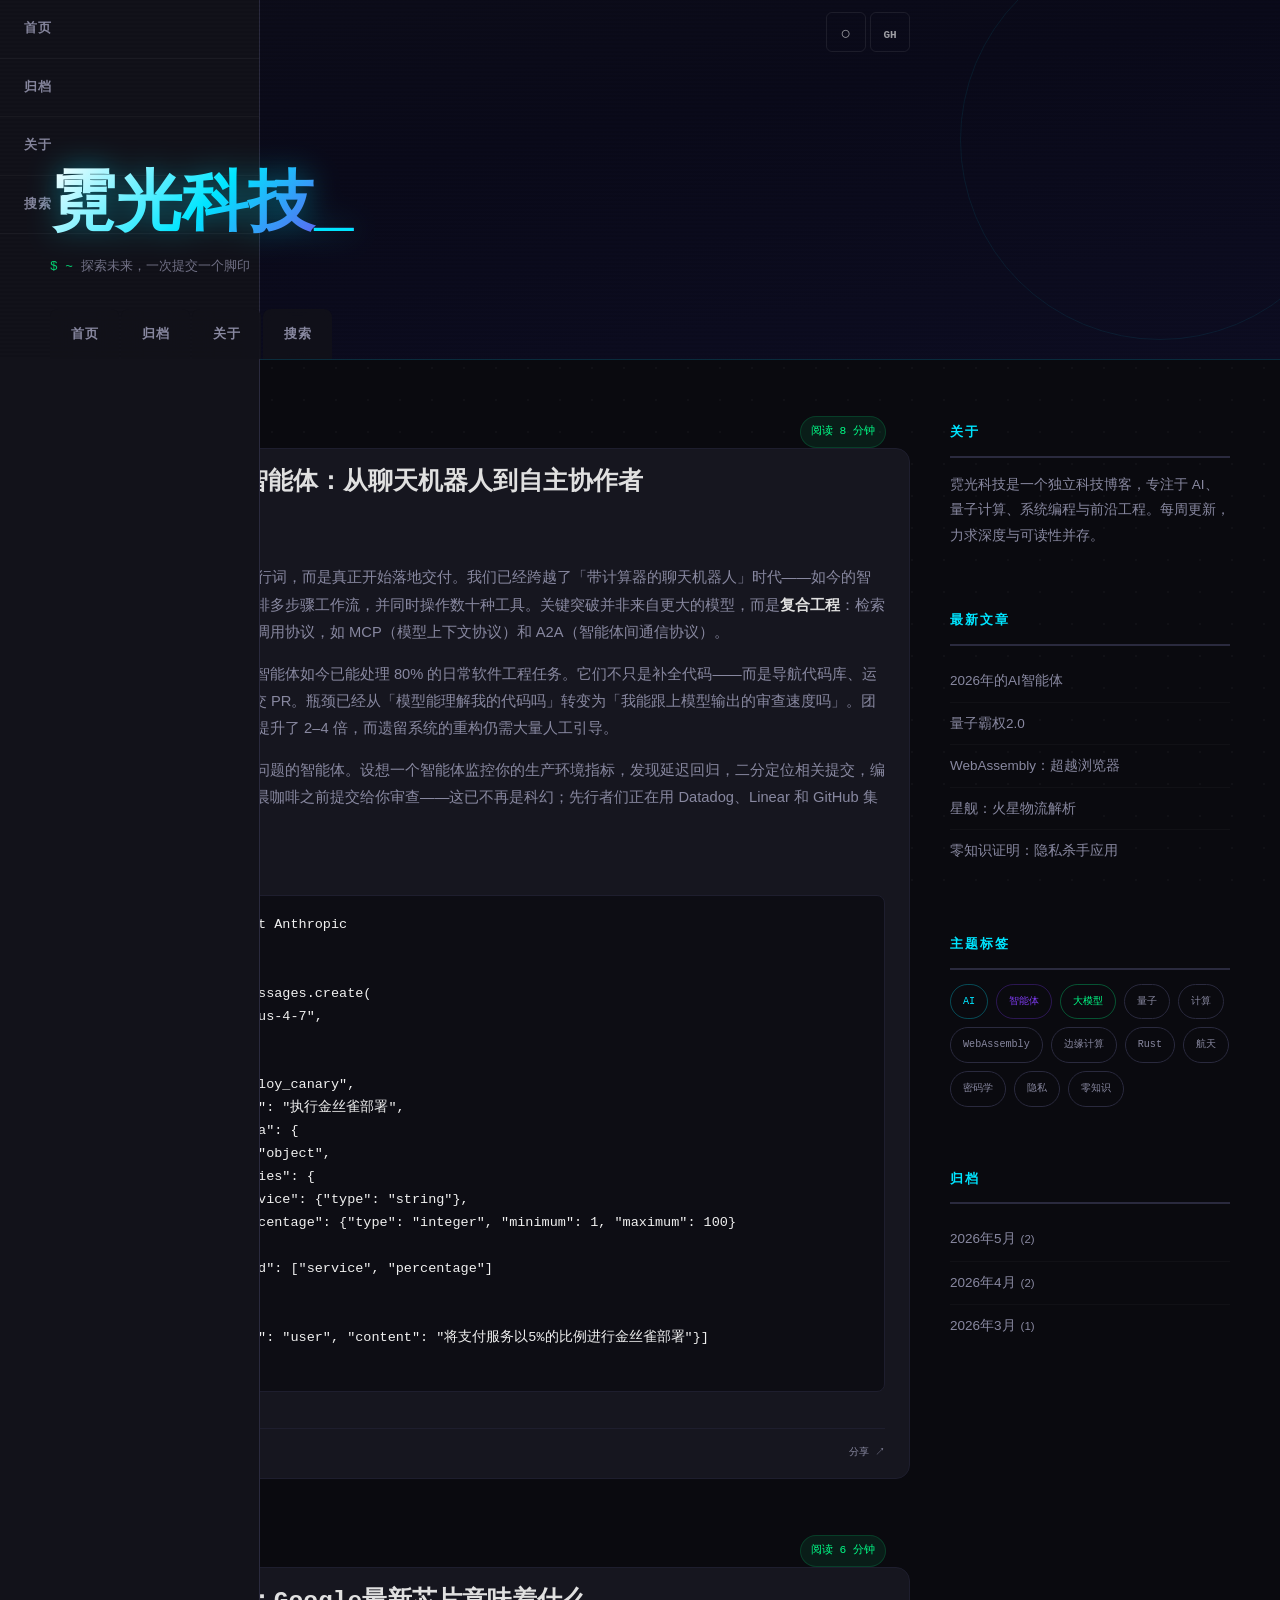
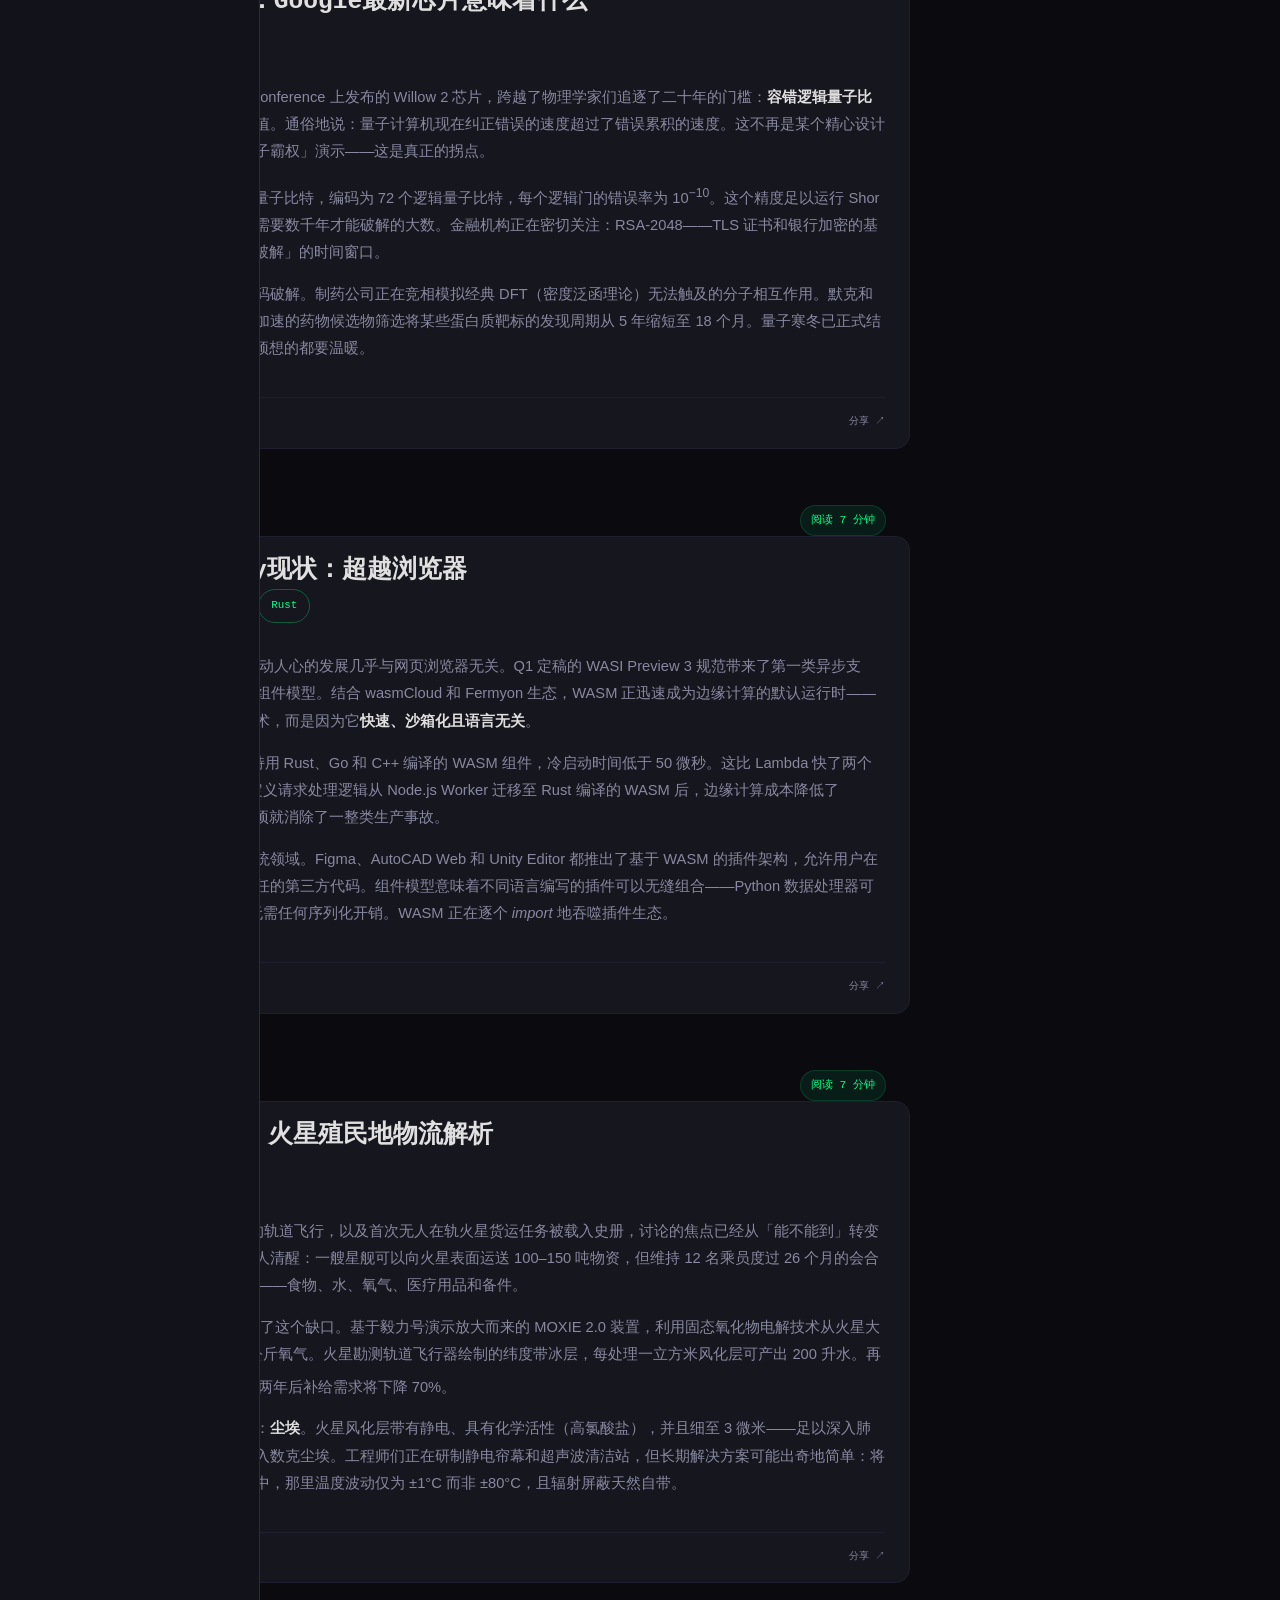
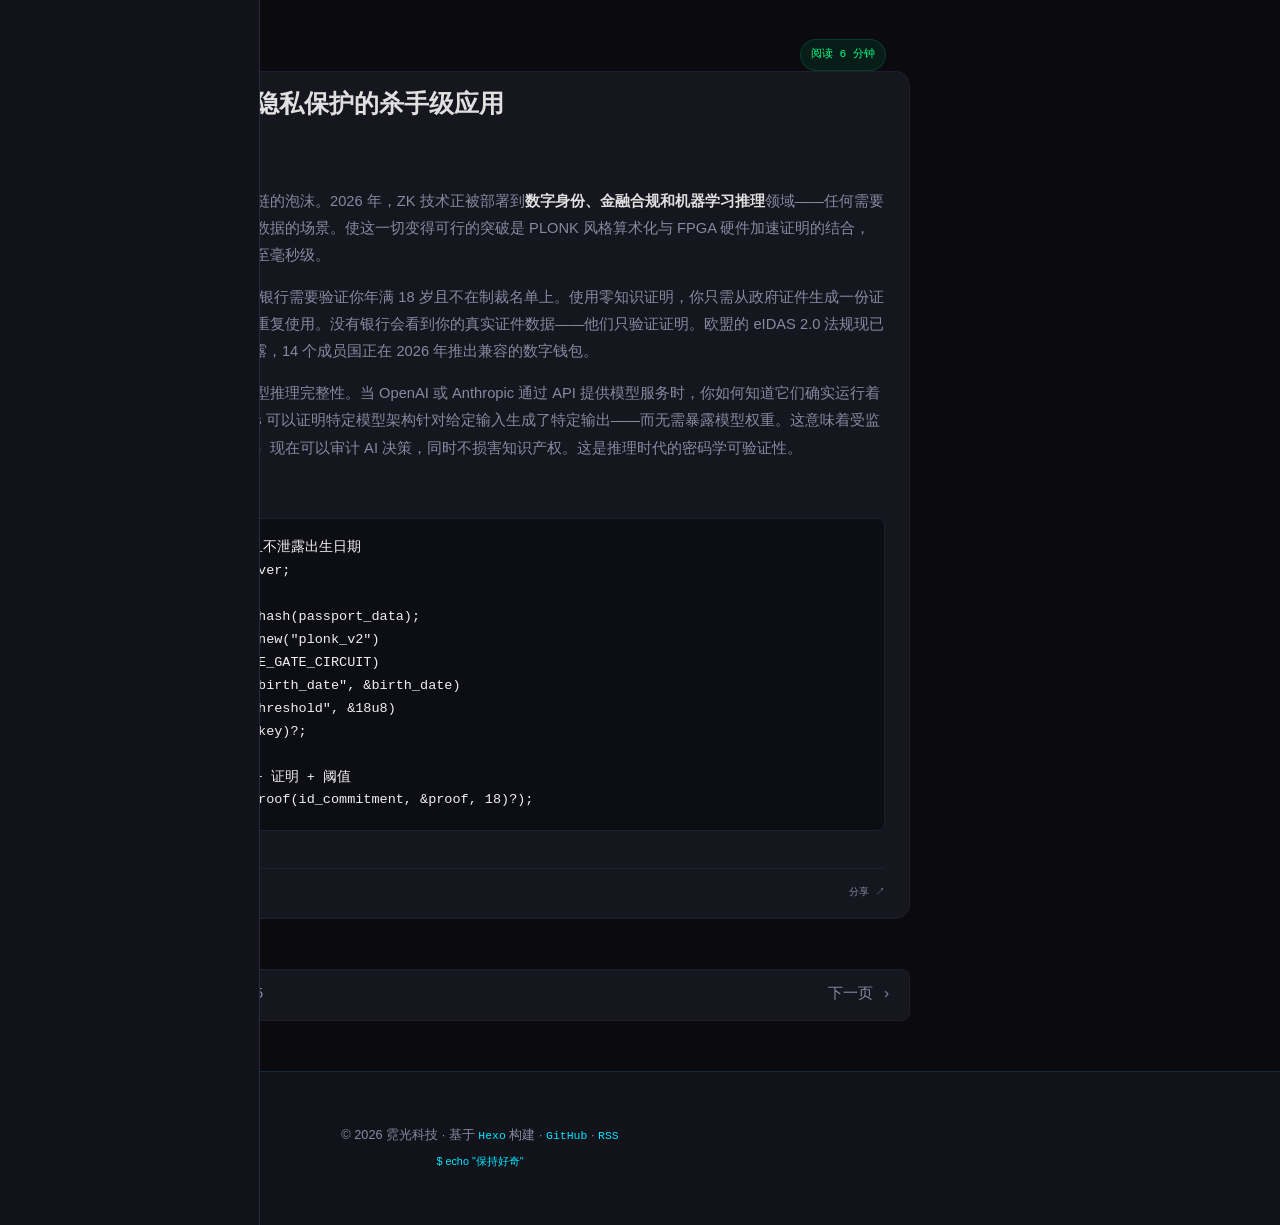
<file: index.html>
<!DOCTYPE html>
<html lang="zh-CN">
<head>
  <meta charset="UTF-8">
  <meta http-equiv="X-UA-Compatible" content="IE=edge,chrome=1" />
  <title>霓光科技 — 前沿科技观察</title>
  <meta name="viewport" content="width=device-width, initial-scale=1, maximum-scale=1">
  <meta name="description" content="霓光科技是一个聚焦前沿科技的独立博客，涵盖AI、量子计算、WebAssembly、航天工程与密码学等领域。">
  <meta property="og:type" content="website">
  <meta property="og:title" content="霓光科技 — 前沿科技观察">
  <meta property="og:url" content="https://1789600947.github.io/index.html">
  <meta property="og:site_name" content="霓光科技">
  <meta property="og:locale" content="zh_CN">
  <meta property="og:description" content="聚焦 AI、量子计算、WebAssembly、航天与密码学的前沿科技博客。">
  <meta name="twitter:card" content="summary">
  <link rel="alternative" href="/atom.xml" title="霓光科技" type="application/atom+xml">
  <link rel="stylesheet" href="/css/style.css">
  <meta name="generator" content="Hexo 6.3.0">
</head>

<body>
<div id="container">
  <div id="wrap">
    <header id="header">
      <div id="banner"></div>
      <div id="header-outer" class="outer">
        <nav id="upper-nav" class="inner">
          <a id="main-nav-toggle" class="nav-icon"></a>
          <div class="sub-nav">
            <a id="nav-rss-link" class="nav-icon" href="/atom.xml" title="RSS 订阅"></a>
            <a id="nav-github" class="nav-icon" target="_blank" rel="noopener" href="https://github.com/1789600947"></a>
          </div>
        </nav>
        <div id="header-title">
          <h1 id="blog-title-wrap">
            <a href="/" id="blog-title">霓光科技</a>
          </h1>
          <p id="header-subtitle">探索未来，一次提交一个脚印</p>
        </div>
        <nav id="main-nav">
          <a class="main-nav-link" href="/">首页</a>
          <a class="main-nav-link" href="/archives">归档</a>
          <a class="main-nav-link" href="/about">关于</a>
          <a class="main-nav-link st-search-show-outputs">搜索</a>
        </nav>
      </div>
    </header>

    <div class="outer">
      <section id="main">

        <!-- 文章1：AI智能体 -->
        <article id="post-ai-agents-2026" class="article article-type-post reveal" itemscope itemprop="blogPost">
          <div class="article-meta">
            <h3 class="article-date"><time datetime="2026-05-14T10:30:00.000Z" itemprop="datePublished">2026-05-14</time></h3>
            <span class="read-time">阅读 8 分钟</span>
          </div>
          <div class="article-inner">
            <div class="curve-down"><div class="fill-content">
              <header class="article-header">
                <h1 itemprop="name">
                  <a class="article-title" href="/2026/05/14/ai-agents-2026/">2026年的AI智能体：从聊天机器人到自主协作者</a>
                </h1>
              </header>
              <div class="article-tags">
                <span class="tag-chip">AI</span>
                <span class="tag-chip">智能体</span>
                <span class="tag-chip">大模型</span>
              </div>
              <div class="article-entry" itemprop="articleBody">
                <p>2026年，AI智能体不再是流行词，而是真正开始落地交付。我们已经跨越了「带计算器的聊天机器人」时代——如今的智能体拥有持久记忆，能够编排多步骤工作流，并同时操作数十种工具。关键突破并非来自更大的模型，而是<strong>复合工程</strong>：检索增强生成结合结构化的工具调用协议，如 MCP（模型上下文协议）和 A2A（智能体间通信协议）。</p>
                <p>Claude Code 及类似的编程智能体如今已能处理 80% 的日常软件工程任务。它们不只是补全代码——而是导航代码库、运行测试、修复 lint 错误、提交 PR。瓶颈已经从「模型能理解我的代码吗」转变为「我能跟上模型输出的审查速度吗」。团队报告在绿地开发中吞吐量提升了 2–4 倍，而遗留系统的重构仍需大量人工引导。</p>
                <p>下一个前沿：能够<em>主动</em>发现问题的智能体。设想一个智能体监控你的生产环境指标，发现延迟回归，二分定位相关提交，编写修复代码，并在你喝完早晨咖啡之前提交给你审查——这已不再是科幻；先行者们正在用 Datadog、Linear 和 GitHub 集成将其变为现实。</p>
                <span class="code-lang">python</span>
                <pre><code>from anthropic import Anthropic

client = Anthropic()
response = client.messages.create(
    model="claude-opus-4-7",
    max_tokens=4096,
    tools=[{
        "name": "deploy_canary",
        "description": "执行金丝雀部署",
        "input_schema": {
            "type": "object",
            "properties": {
                "service": {"type": "string"},
                "percentage": {"type": "integer", "minimum": 1, "maximum": 100}
            },
            "required": ["service", "percentage"]
        }
    }],
    messages=[{"role": "user", "content": "将支付服务以5%的比例进行金丝雀部署"}]
)</code></pre>
              </div>
              <footer class="article-footer">
                <div class="article-footer-content">
                  <a class="article-more-link" href="/2026/05/14/ai-agents-2026/">阅读全文 →</a>
                  <a data-url="https://1789600947.github.io/2026/05/14/ai-agents-2026/" data-id="post1" class="article-share-link">分享</a>
                </div>
              </footer>
            </div></div>
          </div>
        </article>

        <!-- 文章2：量子计算 -->
        <article id="post-quantum-supremacy" class="article article-type-post reveal" itemscope itemprop="blogPost">
          <div class="article-meta">
            <h3 class="article-date"><time datetime="2026-05-08T14:00:00.000Z" itemprop="datePublished">2026-05-08</time></h3>
            <span class="read-time">阅读 6 分钟</span>
          </div>
          <div class="article-inner">
            <div class="curve-down"><div class="fill-content">
              <header class="article-header">
                <h1 itemprop="name">
                  <a class="article-title" href="/2026/05/08/quantum-supremacy-2/">量子霸权2.0：Google最新芯片意味着什么</a>
                </h1>
              </header>
              <div class="article-tags">
                <span class="tag-chip">量子</span>
                <span class="tag-chip">计算</span>
                <span class="tag-chip">硬件</span>
              </div>
              <div class="article-entry" itemprop="articleBody">
                <p>Google 在 2026 年 Nature Conference 上发布的 Willow 2 芯片，跨越了物理学家们追逐了二十年的门槛：<strong>容错逻辑量子比特</strong>，其错误率低于表面码阈值。通俗地说：量子计算机现在纠正错误的速度超过了错误累积的速度。这不再是某个精心设计的基准测试上的又一次「量子霸权」演示——这是真正的拐点。</p>
                <p>Willow 2 运行 1,056 个物理量子比特，编码为 72 个逻辑量子比特，每个逻辑门的错误率为 10<sup>−10</sup>。这个精度足以运行 Shor 算法，分解那些经典计算机需要数千年才能破解的大数。金融机构正在密切关注：RSA-2048——TLS 证书和银行加密的基石——现已进入「十年内可破解」的时间窗口。</p>
                <p>但最直接的实际应用并非密码破解。制药公司正在竞相模拟经典 DFT（密度泛函理论）无法触及的分子相互作用。默克和罗氏的早期结果显示，量子加速的药物候选物筛选将某些蛋白质靶标的发现周期从 5 年缩短至 18 个月。量子寒冬已正式结束——春天来了，比任何人预想的都要温暖。</p>
              </div>
              <footer class="article-footer">
                <div class="article-footer-content">
                  <a class="article-more-link" href="/2026/05/08/quantum-supremacy-2/">阅读全文 →</a>
                  <a data-url="https://1789600947.github.io/2026/05/08/quantum-supremacy-2/" data-id="post2" class="article-share-link">分享</a>
                </div>
              </footer>
            </div></div>
          </div>
        </article>

        <!-- 文章3：WebAssembly -->
        <article id="post-webassembly-2026" class="article article-type-post reveal" itemscope itemprop="blogPost">
          <div class="article-meta">
            <h3 class="article-date"><time datetime="2026-04-22T09:00:00.000Z" itemprop="datePublished">2026-04-22</time></h3>
            <span class="read-time">阅读 7 分钟</span>
          </div>
          <div class="article-inner">
            <div class="curve-down"><div class="fill-content">
              <header class="article-header">
                <h1 itemprop="name">
                  <a class="article-title" href="/2026/04/22/webassembly-beyond-browser/">WebAssembly现状：超越浏览器</a>
                </h1>
              </header>
              <div class="article-tags">
                <span class="tag-chip">WebAssembly</span>
                <span class="tag-chip">边缘计算</span>
                <span class="tag-chip">Rust</span>
              </div>
              <div class="article-entry" itemprop="articleBody">
                <p>2026 年 WebAssembly 最激动人心的发展几乎与网页浏览器无关。Q1 定稿的 WASI Preview 3 规范带来了第一类异步支持、流式 HTTP 和标准化的组件模型。结合 wasmCloud 和 Fermyon 生态，WASM 正迅速成为边缘计算的默认运行时——不是因为它属于「Web」技术，而是因为它<strong>快速、沙箱化且语言无关</strong>。</p>
                <p>Cloudflare Workers 现已支持用 Rust、Go 和 C++ 编译的 WASM 组件，冷启动时间低于 50 微秒。这比 Lambda 快了两个数量级。Shopify 报告将自定义请求处理逻辑从 Node.js Worker 迁移至 Rust 编译的 WASM 后，边缘计算成本降低了 60%。仅内存安全保证这一项就消除了一整类生产事故。</p>
                <p>最令人意想不到的是插件系统领域。Figma、AutoCAD Web 和 Unity Editor 都推出了基于 WASM 的插件架构，允许用户在其应用内安全地运行不受信任的第三方代码。组件模型意味着不同语言编写的插件可以无缝组合——Python 数据处理器可以调用 Rust 图像过滤器，无需任何序列化开销。WASM 正在逐个 <em>import</em> 地吞噬插件生态。</p>
              </div>
              <footer class="article-footer">
                <div class="article-footer-content">
                  <a class="article-more-link" href="/2026/04/22/webassembly-beyond-browser/">阅读全文 →</a>
                  <a data-url="https://1789600947.github.io/2026/04/22/webassembly-beyond-browser/" data-id="post3" class="article-share-link">分享</a>
                </div>
              </footer>
            </div></div>
          </div>
        </article>

        <!-- 文章4：SpaceX星舰 -->
        <article id="post-spacex-starship" class="article article-type-post reveal" itemscope itemprop="blogPost">
          <div class="article-meta">
            <h3 class="article-date"><time datetime="2026-04-10T16:30:00.000Z" itemprop="datePublished">2026-04-10</time></h3>
            <span class="read-time">阅读 7 分钟</span>
          </div>
          <div class="article-inner">
            <div class="curve-down"><div class="fill-content">
              <header class="article-header">
                <h1 itemprop="name">
                  <a class="article-title" href="/2026/04/10/spacex-starship-mars-logistics/">SpaceX星舰：火星殖民地物流解析</a>
                </h1>
              </header>
              <div class="article-tags">
                <span class="tag-chip">航天</span>
                <span class="tag-chip">工程</span>
                <span class="tag-chip">物理</span>
              </div>
              <div class="article-entry" itemprop="articleBody">
                <p>随着星舰完成第 18 次成功的轨道飞行，以及首次无人在轨火星货运任务被载入史册，讨论的焦点已经从「能不能到」转变为<strong>「怎么留下来」</strong>。数据令人清醒：一艘星舰可以向火星表面运送 100–150 吨物资，但维持 12 名乘员度过 26 个月的会合周期大约需要 200 吨消耗品——食物、水、氧气、医疗用品和备件。</p>
                <p>ISRU（原位资源利用）填补了这个缺口。基于毅力号演示放大而来的 MOXIE 2.0 装置，利用固态氧化物电解技术从火星大气中的 CO<sub>2</sub> 每小时产出 4 公斤氧气。火星勘测轨道飞行器绘制的纬度带冰层，每处理一立方米风化层可产出 200 升水。再加上 300 平方米的水培舱，两年后补给需求将下降 70%。</p>
                <p>最棘手却鲜有人提及的问题：<strong>尘埃</strong>。火星风化层带有静电、具有化学活性（高氯酸盐），并且细至 3 微米——足以深入肺组织。每次气闸循环都会带入数克尘埃。工程师们正在研制静电帘幕和超声波清洁站，但长期解决方案可能出奇地简单：将居住舱建在地下的熔岩管道中，那里温度波动仅为 ±1°C 而非 ±80°C，且辐射屏蔽天然自带。</p>
              </div>
              <footer class="article-footer">
                <div class="article-footer-content">
                  <a class="article-more-link" href="/2026/04/10/spacex-starship-mars-logistics/">阅读全文 →</a>
                  <a data-url="https://1789600947.github.io/2026/04/10/spacex-starship-mars-logistics/" data-id="post4" class="article-share-link">分享</a>
                </div>
              </footer>
            </div></div>
          </div>
        </article>

        <!-- 文章5：零知识证明 -->
        <article id="post-zk-proofs-2026" class="article article-type-post reveal" itemscope itemprop="blogPost">
          <div class="article-meta">
            <h3 class="article-date"><time datetime="2026-03-28T11:00:00.000Z" itemprop="datePublished">2026-03-28</time></h3>
            <span class="read-time">阅读 6 分钟</span>
          </div>
          <div class="article-inner">
            <div class="curve-down"><div class="fill-content">
              <header class="article-header">
                <h1 itemprop="name">
                  <a class="article-title" href="/2026/03/28/zk-proofs-privacy/">零知识证明：隐私保护的杀手级应用</a>
                </h1>
              </header>
              <div class="article-tags">
                <span class="tag-chip">密码学</span>
                <span class="tag-chip">隐私</span>
                <span class="tag-chip">零知识</span>
              </div>
              <div class="article-entry" itemprop="articleBody">
                <p>零知识证明已经突破了区块链的泡沫。2026 年，ZK 技术正被部署到<strong>数字身份、金融合规和机器学习推理</strong>领域——任何需要证明某事为真而不泄露底层数据的场景。使这一切变得可行的突破是 PLONK 风格算术化与 FPGA 硬件加速证明的结合，将证明生成时间从分钟级降至毫秒级。</p>
                <p>以 KYC（实名认证）为例：银行需要验证你年满 18 岁且不在制裁名单上。使用零知识证明，你只需从政府证件生成一份证明，之后在所有金融机构间重复使用。没有银行会看到你的真实证件数据——他们只验证证明。欧盟的 eIDAS 2.0 法规现已明确要求基于 ZK 的属性披露，14 个成员国正在 2026 年推出兼容的数字钱包。</p>
                <p>最令人意想不到的应用是模型推理完整性。当 OpenAI 或 Anthropic 通过 API 提供模型服务时，你如何知道它们确实运行着其声称的模型？ZK-SNARKs 可以证明特定模型架构针对给定输入生成了特定输出——而无需暴露模型权重。这意味着受监管行业（医疗、法律、金融）现在可以审计 AI 决策，同时不损害知识产权。这是推理时代的密码学可验证性。</p>
                <span class="code-lang">rust</span>
                <pre><code>// 证明年龄大于18岁，且不泄露出生日期
use zk_identity::Prover;

let id_commitment = hash(passport_data);
let proof = Prover::new("plonk_v2")
    .with_circuit(AGE_GATE_CIRCUIT)
    .private_input("birth_date", &birth_date)
    .public_input("threshold", &18u8)
    .prove(&proving_key)?;

// 验证者只看到：承诺 + 证明 + 阈值
assert!(verify_age_proof(id_commitment, &proof, 18)?);</code></pre>
              </div>
              <footer class="article-footer">
                <div class="article-footer-content">
                  <a class="article-more-link" href="/2026/03/28/zk-proofs-privacy/">阅读全文 →</a>
                  <a data-url="https://1789600947.github.io/2026/03/28/zk-proofs-privacy/" data-id="post5" class="article-share-link">分享</a>
                </div>
              </footer>
            </div></div>
          </div>
        </article>

        <!-- 分页 -->
        <nav id="page-nav">
          <span class="current">1</span>
          <a class="page-number" href="/page/2/">2</a>
          <a class="page-number" href="/page/3/">3</a>
          <span class="space">&hellip;</span>
          <a class="page-number" href="/page/5/">5</a>
          <a class="next" href="/page/2/">下一页 &rsaquo;</a>
        </nav>

      </section>

      <aside id="sidebar">
        <div class="widget-wrap">
          <h3 class="widget-title">关于</h3>
          <div class="widget">
            <p>霓光科技是一个独立科技博客，专注于 AI、量子计算、系统编程与前沿工程。每周更新，力求深度与可读性并存。</p>
          </div>
        </div>

        <div class="widget-wrap">
          <h3 class="widget-title">最新文章</h3>
          <div class="widget">
            <ul>
              <li><a href="/2026/05/14/ai-agents-2026/">2026年的AI智能体</a></li>
              <li><a href="/2026/05/08/quantum-supremacy-2/">量子霸权2.0</a></li>
              <li><a href="/2026/04/22/webassembly-beyond-browser/">WebAssembly：超越浏览器</a></li>
              <li><a href="/2026/04/10/spacex-starship-mars-logistics/">星舰：火星物流解析</a></li>
              <li><a href="/2026/03/28/zk-proofs-privacy/">零知识证明：隐私杀手应用</a></li>
            </ul>
          </div>
        </div>

        <div class="widget-wrap">
          <h3 class="widget-title">主题标签</h3>
          <div class="widget">
            <div class="tag-cloud">
              <a class="tag-chip" href="/tags/AI/">AI</a>
              <a class="tag-chip" href="/tags/Agents/">智能体</a>
              <a class="tag-chip" href="/tags/LLM/">大模型</a>
              <a class="tag-chip" href="/tags/Quantum/">量子</a>
              <a class="tag-chip" href="/tags/Computing/">计算</a>
              <a class="tag-chip" href="/tags/WebAssembly/">WebAssembly</a>
              <a class="tag-chip" href="/tags/Edge/">边缘计算</a>
              <a class="tag-chip" href="/tags/Rust/">Rust</a>
              <a class="tag-chip" href="/tags/Space/">航天</a>
              <a class="tag-chip" href="/tags/Cryptography/">密码学</a>
              <a class="tag-chip" href="/tags/Privacy/">隐私</a>
              <a class="tag-chip" href="/tags/ZK/">零知识</a>
            </div>
          </div>
        </div>

        <div class="widget-wrap">
          <h3 class="widget-title">归档</h3>
          <div class="widget">
            <ul class="archive-list">
              <li class="archive-list-item"><a class="archive-list-link" href="/archives/2026/05/">2026年5月</a><span class="archive-list-count">2</span></li>
              <li class="archive-list-item"><a class="archive-list-link" href="/archives/2026/04/">2026年4月</a><span class="archive-list-count">2</span></li>
              <li class="archive-list-item"><a class="archive-list-link" href="/archives/2026/03/">2026年3月</a><span class="archive-list-count">1</span></li>
            </ul>
          </div>
        </div>
      </aside>
    </div>

    <footer id="footer">
      <div class="outer">
        <div id="footer-info" class="inner">
          &copy; 2026 霓光科技  ·  基于 <a href="http://hexo.io/" target="_blank">Hexo</a> 构建
           ·  <a href="https://github.com/1789600947" target="_blank">GitHub</a>
           ·  <a href="/atom.xml">RSS</a>
          <br><span style="font-size:0.85em;color:var(--accent-cyan);">$ echo "保持好奇"</span>
        </div>
      </div>
    </footer>
  </div>

  <nav id="mobile-nav">
    <a href="/" class="mobile-nav-link">首页</a>
    <a href="/archives" class="mobile-nav-link">归档</a>
    <a href="/about" class="mobile-nav-link">关于</a>
    <a href="#search" class="mobile-nav-link st-search-show-outputs">搜索</a>
  </nav>

  <div id="totop"><a title="回到顶部"></a></div>

  <script src="/js/script.js"></script>
</div>
</body>
</html>
</file>
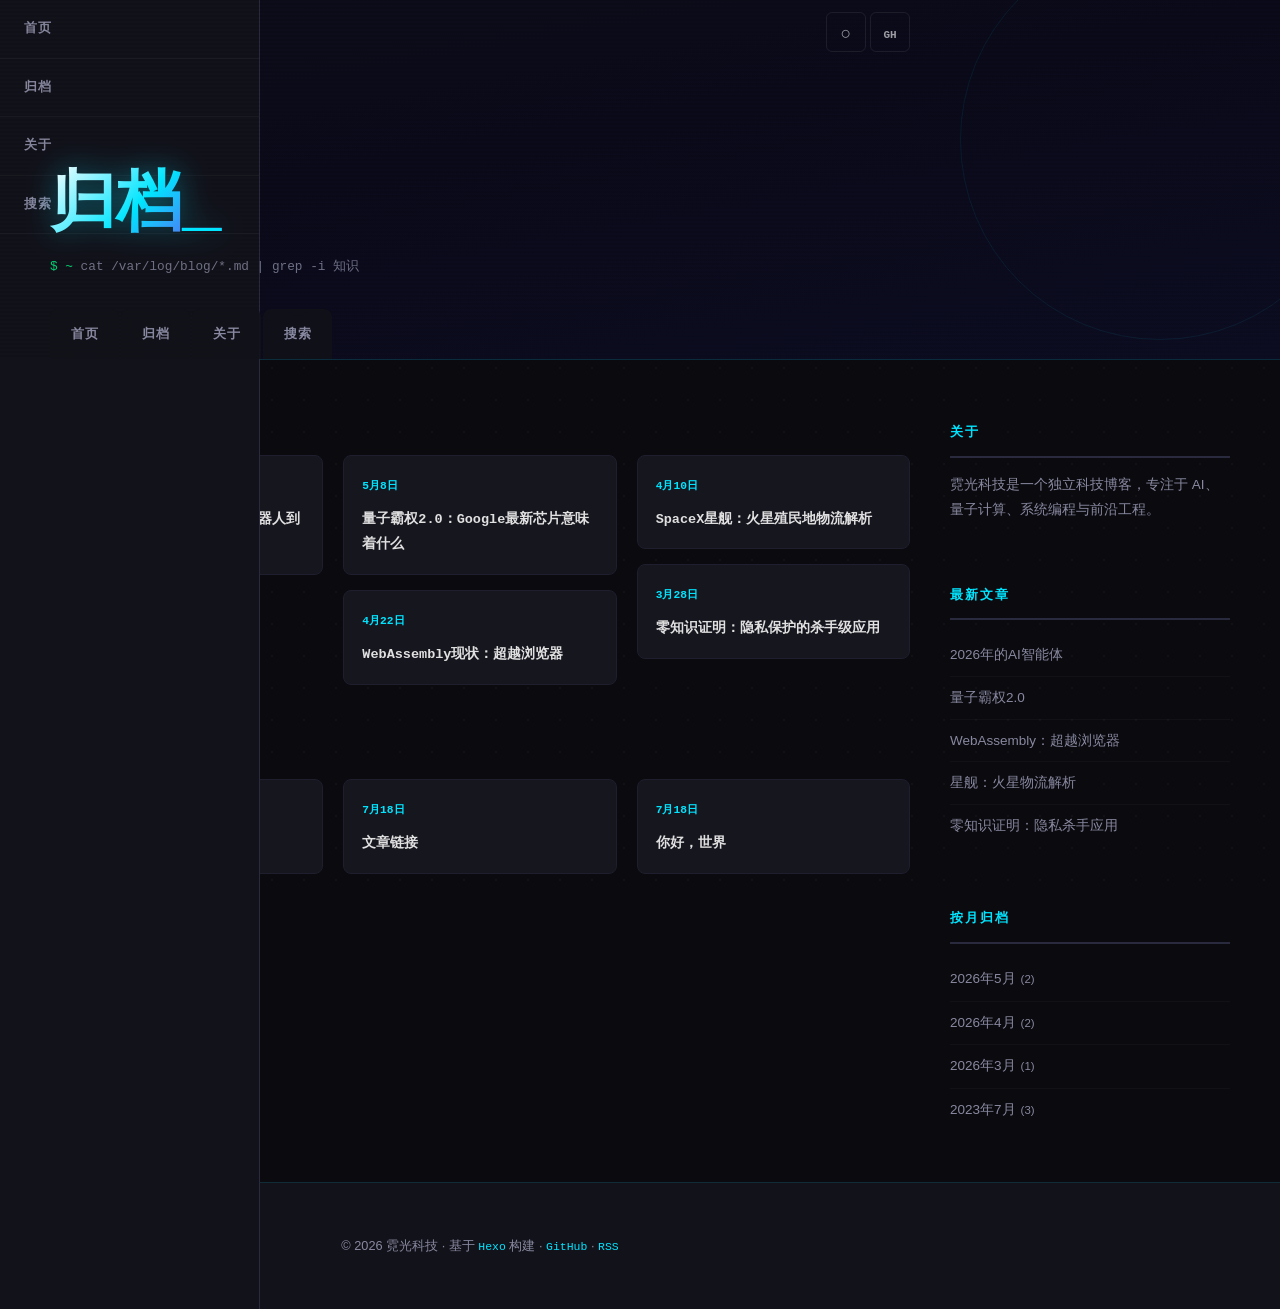
<file: archives/index.html>
<!DOCTYPE html>
<html lang="zh-CN">
<head>
  <meta charset="UTF-8">
  <meta http-equiv="X-UA-Compatible" content="IE=edge,chrome=1" />
  <title>归档 | 霓光科技</title>
  <meta name="viewport" content="width=device-width, initial-scale=1, maximum-scale=1">
  <meta property="og:type" content="website">
  <meta property="og:title" content="归档 | 霓光科技">
  <meta property="og:url" content="https://1789600947.github.io/archives/index.html">
  <meta property="og:site_name" content="霓光科技">
  <meta property="og:locale" content="zh_CN">
  <meta name="twitter:card" content="summary">
  <link rel="alternative" href="/atom.xml" title="霓光科技" type="application/atom+xml">
  <link rel="stylesheet" href="/css/style.css">
  <meta name="generator" content="Hexo 6.3.0">
</head>

<body>
<div id="container">
  <div id="wrap">
    <header id="header">
      <div id="banner"></div>
      <div id="header-outer" class="outer">
        <nav id="upper-nav" class="inner">
          <a id="main-nav-toggle" class="nav-icon"></a>
          <div class="sub-nav">
            <a id="nav-rss-link" class="nav-icon" href="/atom.xml" title="RSS 订阅"></a>
            <a id="nav-github" class="nav-icon" target="_blank" rel="noopener" href="https://github.com/1789600947"></a>
          </div>
        </nav>
        <div id="header-title">
          <h1 id="blog-title-wrap">
            <a href="/" id="blog-title">归档</a>
          </h1>
          <p id="header-subtitle">cat /var/log/blog/*.md | grep -i 知识</p>
        </div>
        <nav id="main-nav">
          <a class="main-nav-link" href="/">首页</a>
          <a class="main-nav-link" href="/archives">归档</a>
          <a class="main-nav-link" href="/about">关于</a>
          <a class="main-nav-link st-search-show-outputs">搜索</a>
        </nav>
      </div>
    </header>

    <div class="outer">
      <section id="main">

        <!-- 2026 -->
        <section class="archives-wrap">
          <div class="archive-year-wrap">
            <a href="/archives/2026" class="archive-year">2026</a>
          </div>
          <div class="archives">

            <article class="archive-article archive-type-post">
              <div class="archive-article-inner">
                <header class="archive-article-header">
                  <h3 class="archive-article-date"><time datetime="2026-05-14T10:30:00.000Z" itemprop="datePublished">5月14日</time></h3>
                  <h1 itemprop="name">
                    <a class="archive-article-title" href="/2026/05/14/ai-agents-2026/">2026年的AI智能体：从聊天机器人到自主协作者</a>
                  </h1>
                </header>
              </div>
            </article>

            <article class="archive-article archive-type-post">
              <div class="archive-article-inner">
                <header class="archive-article-header">
                  <h3 class="archive-article-date"><time datetime="2026-05-08T14:00:00.000Z" itemprop="datePublished">5月8日</time></h3>
                  <h1 itemprop="name">
                    <a class="archive-article-title" href="/2026/05/08/quantum-supremacy-2/">量子霸权2.0：Google最新芯片意味着什么</a>
                  </h1>
                </header>
              </div>
            </article>

            <article class="archive-article archive-type-post">
              <div class="archive-article-inner">
                <header class="archive-article-header">
                  <h3 class="archive-article-date"><time datetime="2026-04-22T09:00:00.000Z" itemprop="datePublished">4月22日</time></h3>
                  <h1 itemprop="name">
                    <a class="archive-article-title" href="/2026/04/22/webassembly-beyond-browser/">WebAssembly现状：超越浏览器</a>
                  </h1>
                </header>
              </div>
            </article>

            <article class="archive-article archive-type-post">
              <div class="archive-article-inner">
                <header class="archive-article-header">
                  <h3 class="archive-article-date"><time datetime="2026-04-10T16:30:00.000Z" itemprop="datePublished">4月10日</time></h3>
                  <h1 itemprop="name">
                    <a class="archive-article-title" href="/2026/04/10/spacex-starship-mars-logistics/">SpaceX星舰：火星殖民地物流解析</a>
                  </h1>
                </header>
              </div>
            </article>

            <article class="archive-article archive-type-post">
              <div class="archive-article-inner">
                <header class="archive-article-header">
                  <h3 class="archive-article-date"><time datetime="2026-03-28T11:00:00.000Z" itemprop="datePublished">3月28日</time></h3>
                  <h1 itemprop="name">
                    <a class="archive-article-title" href="/2026/03/28/zk-proofs-privacy/">零知识证明：隐私保护的杀手级应用</a>
                  </h1>
                </header>
              </div>
            </article>

          </div>
        </section>

        <!-- 2023（历史文章） -->
        <section class="archives-wrap">
          <div class="archive-year-wrap">
            <a href="/archives/2023" class="archive-year">2023</a>
          </div>
          <div class="archives">

            <article class="archive-article archive-type-post">
              <div class="archive-article-inner">
                <header class="archive-article-header">
                  <h3 class="archive-article-date"><time datetime="2023-07-18T09:57:58.000Z" itemprop="datePublished">7月18日</time></h3>
                  <h1 itemprop="name">
                    <a class="archive-article-title" href="/2023/07/18/my-first-blog/">第一篇博客</a>
                  </h1>
                </header>
              </div>
            </article>

            <article class="archive-article archive-type-post">
              <div class="archive-article-inner">
                <header class="archive-article-header">
                  <h3 class="archive-article-date"><time datetime="2023-07-18T09:57:40.000Z" itemprop="datePublished">7月18日</time></h3>
                  <h1 itemprop="name">
                    <a class="archive-article-title" href="/2023/07/18/%E6%96%87%E7%AB%A0%E9%93%BE%E6%8E%A5/">文章链接</a>
                  </h1>
                </header>
              </div>
            </article>

            <article class="archive-article archive-type-post">
              <div class="archive-article-inner">
                <header class="archive-article-header">
                  <h3 class="archive-article-date"><time datetime="2023-07-18T09:49:40.047Z" itemprop="datePublished">7月18日</time></h3>
                  <h1 itemprop="name">
                    <a class="archive-article-title" href="/2023/07/18/hello-world/">你好，世界</a>
                  </h1>
                </header>
              </div>
            </article>

          </div>
        </section>

      </section>

      <aside id="sidebar">
        <div class="widget-wrap">
          <h3 class="widget-title">关于</h3>
          <div class="widget">
            <p>霓光科技是一个独立科技博客，专注于 AI、量子计算、系统编程与前沿工程。</p>
          </div>
        </div>

        <div class="widget-wrap">
          <h3 class="widget-title">最新文章</h3>
          <div class="widget">
            <ul>
              <li><a href="/2026/05/14/ai-agents-2026/">2026年的AI智能体</a></li>
              <li><a href="/2026/05/08/quantum-supremacy-2/">量子霸权2.0</a></li>
              <li><a href="/2026/04/22/webassembly-beyond-browser/">WebAssembly：超越浏览器</a></li>
              <li><a href="/2026/04/10/spacex-starship-mars-logistics/">星舰：火星物流解析</a></li>
              <li><a href="/2026/03/28/zk-proofs-privacy/">零知识证明：隐私杀手应用</a></li>
            </ul>
          </div>
        </div>

        <div class="widget-wrap">
          <h3 class="widget-title">按月归档</h3>
          <div class="widget">
            <ul class="archive-list">
              <li class="archive-list-item"><a class="archive-list-link" href="/archives/2026/05/">2026年5月</a><span class="archive-list-count">2</span></li>
              <li class="archive-list-item"><a class="archive-list-link" href="/archives/2026/04/">2026年4月</a><span class="archive-list-count">2</span></li>
              <li class="archive-list-item"><a class="archive-list-link" href="/archives/2026/03/">2026年3月</a><span class="archive-list-count">1</span></li>
              <li class="archive-list-item"><a class="archive-list-link" href="/archives/2023/07/">2023年7月</a><span class="archive-list-count">3</span></li>
            </ul>
          </div>
        </div>
      </aside>
    </div>

    <footer id="footer">
      <div class="outer">
        <div id="footer-info" class="inner">
          &copy; 2026 霓光科技  ·  基于 <a href="http://hexo.io/" target="_blank">Hexo</a> 构建
           ·  <a href="https://github.com/1789600947" target="_blank">GitHub</a>
           ·  <a href="/atom.xml">RSS</a>
        </div>
      </div>
    </footer>
  </div>

  <nav id="mobile-nav">
    <a href="/" class="mobile-nav-link">首页</a>
    <a href="/archives" class="mobile-nav-link">归档</a>
    <a href="/about" class="mobile-nav-link">关于</a>
    <a href="#search" class="mobile-nav-link st-search-show-outputs">搜索</a>
  </nav>

  <div id="totop"><a title="回到顶部"></a></div>

  <script src="/js/script.js"></script>
</div>
</body>
</html>
</file>
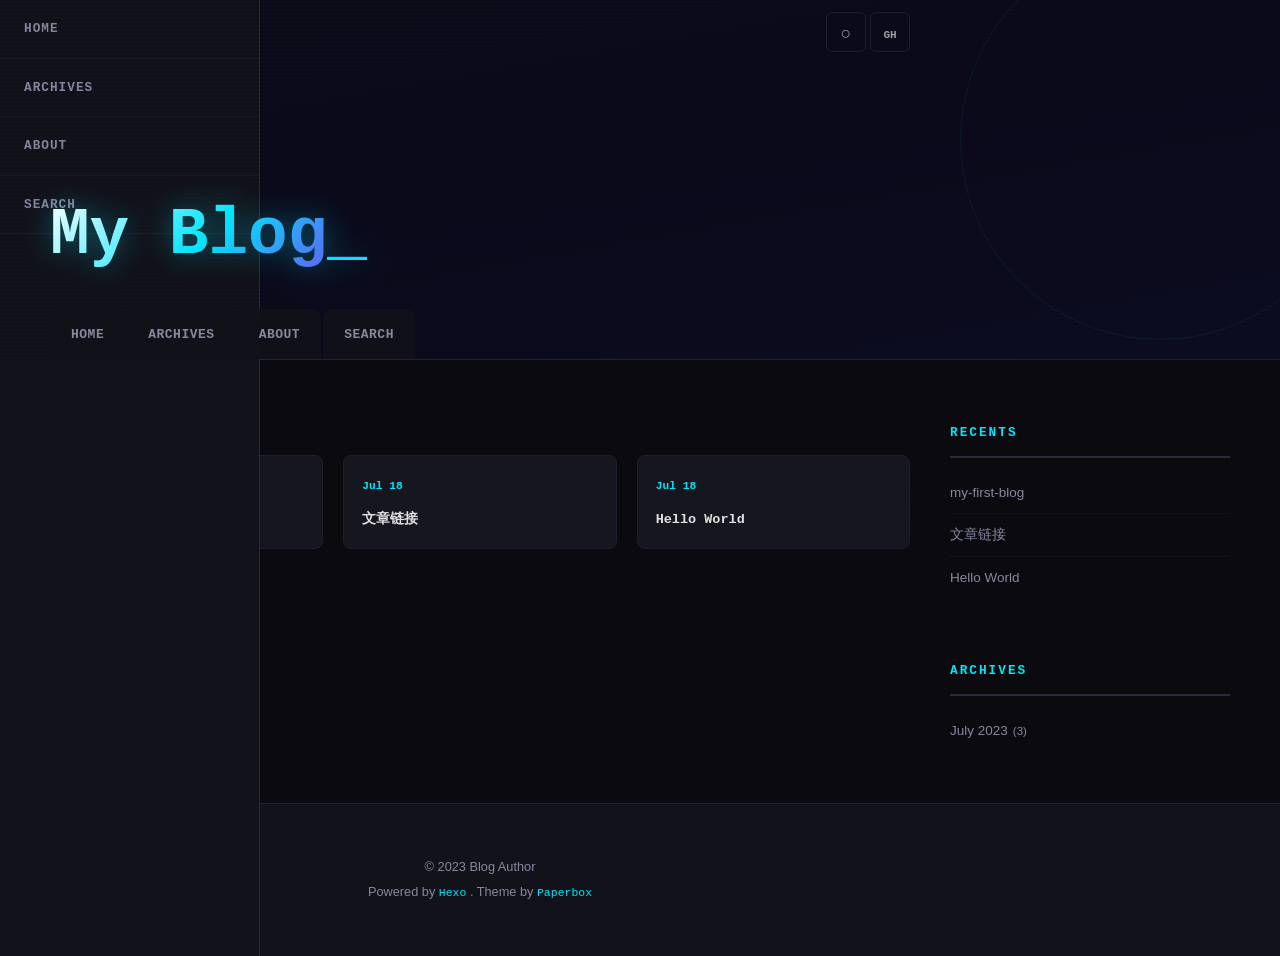
<file: archives/2023/index.html>
<!DOCTYPE html>
<html>
<head>
  <meta charset="UTF-8">
  <meta http-equiv="X-UA-Compatible" content="IE=edge,chrome=1" />
  
  <title>Archives: 2023 | My Blog</title>
  <meta name="viewport" content="width=device-width, initial-scale=1, maximum-scale=1">
  <meta property="og:type" content="website">
<meta property="og:title" content="My Blog">
<meta property="og:url" content="https://1789600947.github.io/archives/2023/index.html">
<meta property="og:site_name" content="My Blog">
<meta property="og:locale" content="en_US">
<meta property="article:author" content="Blog Author">
<meta name="twitter:card" content="summary">
  
    <link rel="alternative" href="/atom.xml" title="My Blog" type="application/atom+xml">
  
  
  
<link rel="stylesheet" href="/css/style.css">

  
    
  
  
  
  

<meta name="generator" content="Hexo 6.3.0"></head>

<body>
<div id="container">
  <div id="wrap">
    <header id="header">
  <div id="banner"></div>
  <div id="header-outer" class="outer">
    <nav id="upper-nav" class="inner">
      <a id="main-nav-toggle" class="nav-icon"></a>
      <div class="sub-nav">
        
          <a id="nav-rss-link" class="nav-icon" href="/atom.xml" title="RSS Feed"></a>
        
        
          <a id="nav-github" class="nav-icon" target="_blank" rel="noopener" href="https://github.com/1789600947"></a>
        
      </div>
    </nav>
    <div id="header-title">
      
        <h1 id="blog-title-wrap">
          <a href="/" id="blog-title">My Blog</a>
        </h1>
      
    </div>
    <div id="contenedor">
      <ul class="cube">
        <li class="cara">MyLogo</li>
        <li class="cara"></li>
        <li class="cara"></li>
        <li class="cara"></li>
        <li class="cara"></li>
        <li class="cara"></li>
      </ul>
    </div>
    <nav id="main-nav">
      
        <a class="main-nav-link" href="/">Home</a>
      
        <a class="main-nav-link" href="/archives">Archives</a>
      
        <a class="main-nav-link" href="/about">About</a>
      
      <a class="main-nav-link st-search-show-outputs">Search</a>
    </nav>
  </div>
</header>

    <div class="outer">
      <section id="main">
  
  
    
    
      
      
      <section class="archives-wrap">
        <div class="archive-year-wrap">
          <a href="/archives/2023" class="archive-year">2023</a>
        </div>
        <div class="archives">
    
    <article class="archive-article archive-type-post">
  <div class="archive-article-inner">
    <header class="archive-article-header">
      <h3 href="/2023/07/18/my-first-blog/" class="archive-article-date">
  <time datetime="2023-07-18T09:57:58.000Z" itemprop="datePublished">Jul 18</time>
</h3>
      
  
    <h1 itemprop="name">
      <a class="archive-article-title" href="/2023/07/18/my-first-blog/">my-first-blog</a>
    </h1>
  

    </header>
  </div>
</article>
  
    
    
    <article class="archive-article archive-type-post">
  <div class="archive-article-inner">
    <header class="archive-article-header">
      <h3 href="/2023/07/18/%E6%96%87%E7%AB%A0%E9%93%BE%E6%8E%A5/" class="archive-article-date">
  <time datetime="2023-07-18T09:57:40.000Z" itemprop="datePublished">Jul 18</time>
</h3>
      
  
    <h1 itemprop="name">
      <a class="archive-article-title" href="/2023/07/18/%E6%96%87%E7%AB%A0%E9%93%BE%E6%8E%A5/">文章链接</a>
    </h1>
  

    </header>
  </div>
</article>
  
    
    
    <article class="archive-article archive-type-post">
  <div class="archive-article-inner">
    <header class="archive-article-header">
      <h3 href="/2023/07/18/hello-world/" class="archive-article-date">
  <time datetime="2023-07-18T09:49:40.047Z" itemprop="datePublished">Jul 18</time>
</h3>
      
  
    <h1 itemprop="name">
      <a class="archive-article-title" href="/2023/07/18/hello-world/">Hello World</a>
    </h1>
  

    </header>
  </div>
</article>
  
  
    </div></section>
  
  
</section>
      
      <aside id="sidebar">
  
    
  <div class="widget-wrap">
    <h3 class="widget-title">Recents</h3>
    <div class="widget">
      <ul>
        
          <li>
            <a href="/2023/07/18/my-first-blog/">my-first-blog</a>
          </li>
        
          <li>
            <a href="/2023/07/18/%E6%96%87%E7%AB%A0%E9%93%BE%E6%8E%A5/">文章链接</a>
          </li>
        
          <li>
            <a href="/2023/07/18/hello-world/">Hello World</a>
          </li>
        
      </ul>
    </div>
  </div>

  
    
  
    
  <div class="widget-wrap">
    <h3 class="widget-title">Archives</h3>
    <div class="widget">
      <ul class="archive-list"><li class="archive-list-item"><a class="archive-list-link" href="/archives/2023/07/">July 2023</a><span class="archive-list-count">3</span></li></ul>
    </div>
  </div>

  
</aside>
      
    </div>
    <footer id="footer">
  
  <div class="outer">
    <div id="footer-info" class="inner">
      &copy; 2023 Blog Author<br>
      Powered by <a href="http://hexo.io/" target="_blank">Hexo</a>
      .
      Theme by <a href="https://github.com/sun11/hexo-theme-paperbox" target="_blank">Paperbox</a>
    </div>
  </div>
</footer>
  </div>
  <nav id="mobile-nav">
  
    <a href="/" class="mobile-nav-link">Home</a>
  
    <a href="/archives" class="mobile-nav-link">Archives</a>
  
    <a href="/about" class="mobile-nav-link">About</a>
  
  <a href="#search" class="mobile-nav-link st-search-show-outputs">Search</a>
</nav>

  

<!-- totop start -->
<div id="totop">
	<a title="To Top"></a>
</div>
<!-- totop end -->

<!-- swiftype search start -->

<!-- swiftype search end -->








  


  





<script src="/js/script.js"></script>


</div>
</body>
</html>
</file>
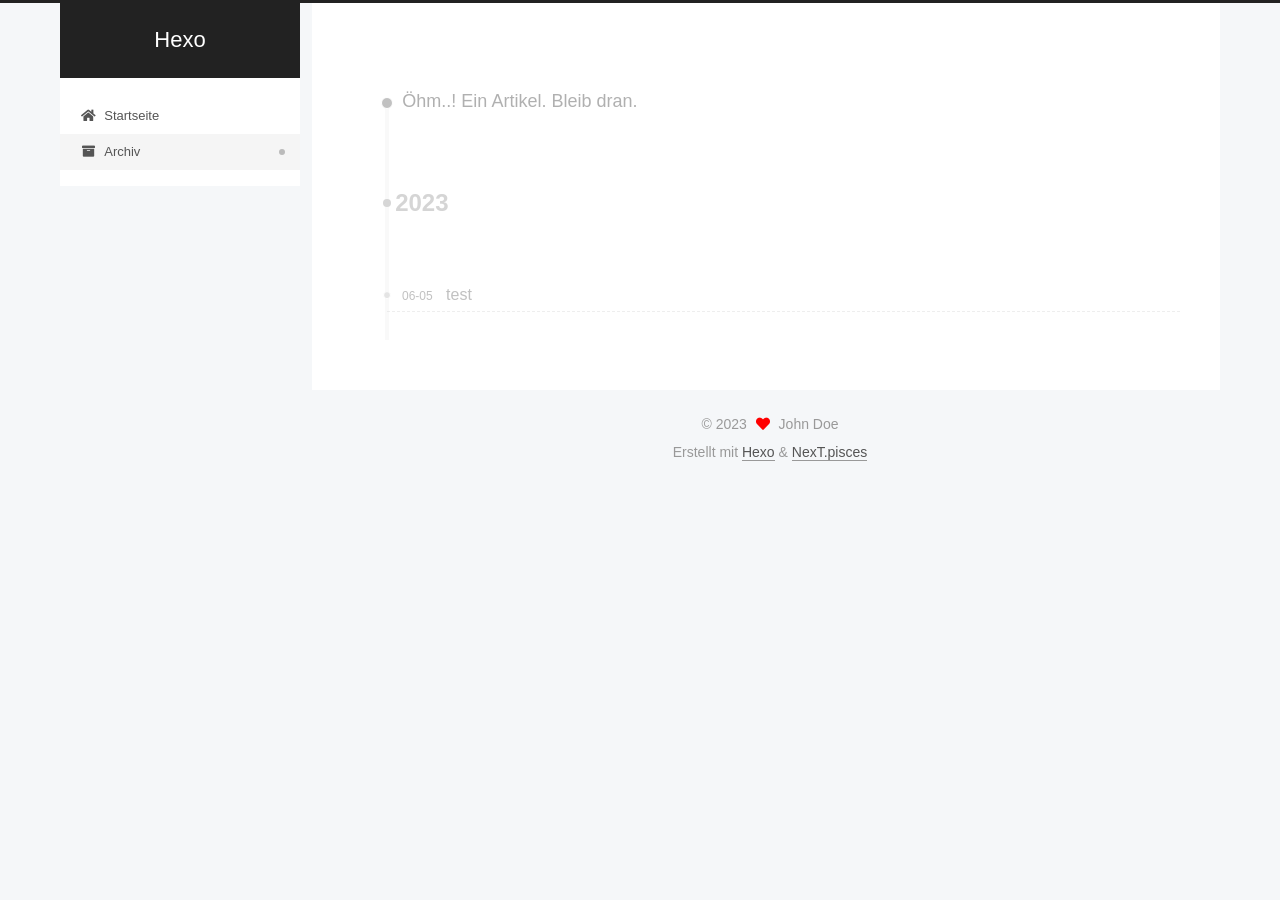
<file: archives/2023/06/index.html>
<!DOCTYPE html>
<html lang="zh">
<head>
  <meta charset="UTF-8">
<meta name="viewport" content="width=device-width, initial-scale=1, maximum-scale=2">
<meta name="theme-color" content="#222">
<meta name="generator" content="Hexo 6.3.0">
  <link rel="apple-touch-icon" sizes="180x180" href="/images/apple-touch-icon-next.png">
  <link rel="icon" type="image/png" sizes="32x32" href="/images/favicon-32x32-next.png">
  <link rel="icon" type="image/png" sizes="16x16" href="/images/favicon-16x16-next.png">
  <link rel="mask-icon" href="/images/logo.svg" color="#222">

<link rel="stylesheet" href="/css/main.css">


<link rel="stylesheet" href="/lib/font-awesome/css/all.min.css">

<script id="hexo-configurations">
    var NexT = window.NexT || {};
    var CONFIG = {"hostname":"example.com","root":"/","scheme":"pisces","version":"7.8.0","exturl":false,"sidebar":{"position":"left","display":"post","padding":18,"offset":12,"onmobile":false},"copycode":{"enable":false,"show_result":false,"style":null},"back2top":{"enable":true,"sidebar":false,"scrollpercent":false},"bookmark":{"enable":false,"color":"#222","save":"auto"},"fancybox":false,"mediumzoom":false,"lazyload":false,"pangu":false,"comments":{"style":"tabs","active":null,"storage":true,"lazyload":false,"nav":null},"algolia":{"hits":{"per_page":10},"labels":{"input_placeholder":"Search for Posts","hits_empty":"We didn't find any results for the search: ${query}","hits_stats":"${hits} results found in ${time} ms"}},"localsearch":{"enable":false,"trigger":"auto","top_n_per_article":1,"unescape":false,"preload":false},"motion":{"enable":true,"async":false,"transition":{"post_block":"fadeIn","post_header":"slideDownIn","post_body":"slideDownIn","coll_header":"slideLeftIn","sidebar":"slideUpIn"}}};
  </script>

  <meta property="og:type" content="website">
<meta property="og:title" content="Hexo">
<meta property="og:url" content="http://example.com/archives/2023/06/index.html">
<meta property="og:site_name" content="Hexo">
<meta property="og:locale">
<meta property="article:author" content="John Doe">
<meta name="twitter:card" content="summary">

<link rel="canonical" href="http://example.com/archives/2023/06/">


<script id="page-configurations">
  // https://hexo.io/docs/variables.html
  CONFIG.page = {
    sidebar: "",
    isHome : false,
    isPost : false,
    lang   : 'zh'
  };
</script>

  <title>Archiv | Hexo</title>
  






  <noscript>
  <style>
  .use-motion .brand,
  .use-motion .menu-item,
  .sidebar-inner,
  .use-motion .post-block,
  .use-motion .pagination,
  .use-motion .comments,
  .use-motion .post-header,
  .use-motion .post-body,
  .use-motion .collection-header { opacity: initial; }

  .use-motion .site-title,
  .use-motion .site-subtitle {
    opacity: initial;
    top: initial;
  }

  .use-motion .logo-line-before i { left: initial; }
  .use-motion .logo-line-after i { right: initial; }
  </style>
</noscript>

</head>

<body itemscope itemtype="http://schema.org/WebPage">
  <div class="container use-motion">
    <div class="headband"></div>

    <header class="header" itemscope itemtype="http://schema.org/WPHeader">
      <div class="header-inner"><div class="site-brand-container">
  <div class="site-nav-toggle">
    <div class="toggle" aria-label="Navigationsleiste an/ausschalten">
      <span class="toggle-line toggle-line-first"></span>
      <span class="toggle-line toggle-line-middle"></span>
      <span class="toggle-line toggle-line-last"></span>
    </div>
  </div>

  <div class="site-meta">

    <a href="/" class="brand" rel="start">
      <span class="logo-line-before"><i></i></span>
      <h1 class="site-title">Hexo</h1>
      <span class="logo-line-after"><i></i></span>
    </a>
  </div>

  <div class="site-nav-right">
    <div class="toggle popup-trigger">
    </div>
  </div>
</div>




<nav class="site-nav">
  <ul id="menu" class="main-menu menu">
        <li class="menu-item menu-item-home">

    <a href="/" rel="section"><i class="fa fa-home fa-fw"></i>Startseite</a>

  </li>
        <li class="menu-item menu-item-archives">

    <a href="/archives/" rel="section"><i class="fa fa-archive fa-fw"></i>Archiv</a>

  </li>
  </ul>
</nav>




</div>
    </header>

    
  <div class="back-to-top">
    <i class="fa fa-arrow-up"></i>
    <span>0%</span>
  </div>


    <main class="main">
      <div class="main-inner">
        <div class="content-wrap">
          

          <div class="content archive">
            

  
  
  
  <div class="post-block">
    <div class="posts-collapse">
      <div class="collection-title">
        <span class="collection-header">Öhm..! Ein Artikel. Bleib dran.</span>
      </div>

      
    <div class="collection-year">
      <span class="collection-header">2023</span>
    </div>

  <article itemscope itemtype="http://schema.org/Article">
    <header class="post-header">

      <div class="post-meta">
        <time itemprop="dateCreated"
              datetime="2023-06-05T12:22:13+08:00"
              content="2023-06-05">
          06-05
        </time>
      </div>

      <div class="post-title">
          <a class="post-title-link" href="/2023/06/05/test/" itemprop="url">
            <span itemprop="name">test</span>
          </a>
      </div>

    </header>
  </article>


    </div>
  </div>
  
  
  

  



          </div>
          

<script>
  window.addEventListener('tabs:register', () => {
    let { activeClass } = CONFIG.comments;
    if (CONFIG.comments.storage) {
      activeClass = localStorage.getItem('comments_active') || activeClass;
    }
    if (activeClass) {
      let activeTab = document.querySelector(`a[href="#comment-${activeClass}"]`);
      if (activeTab) {
        activeTab.click();
      }
    }
  });
  if (CONFIG.comments.storage) {
    window.addEventListener('tabs:click', event => {
      if (!event.target.matches('.tabs-comment .tab-content .tab-pane')) return;
      let commentClass = event.target.classList[1];
      localStorage.setItem('comments_active', commentClass);
    });
  }
</script>

        </div>
          
  
  <div class="toggle sidebar-toggle">
    <span class="toggle-line toggle-line-first"></span>
    <span class="toggle-line toggle-line-middle"></span>
    <span class="toggle-line toggle-line-last"></span>
  </div>

  <aside class="sidebar">
    <div class="sidebar-inner">

      <ul class="sidebar-nav motion-element">
        <li class="sidebar-nav-toc">
          Inhaltsverzeichnis
        </li>
        <li class="sidebar-nav-overview">
          Übersicht
        </li>
      </ul>

      <!--noindex-->
      <div class="post-toc-wrap sidebar-panel">
      </div>
      <!--/noindex-->

      <div class="site-overview-wrap sidebar-panel">
        <div class="site-author motion-element" itemprop="author" itemscope itemtype="http://schema.org/Person">
  <p class="site-author-name" itemprop="name">John Doe</p>
  <div class="site-description" itemprop="description"></div>
</div>
<div class="site-state-wrap motion-element">
  <nav class="site-state">
      <div class="site-state-item site-state-posts">
          <a href="/archives/">
        
          <span class="site-state-item-count">1</span>
          <span class="site-state-item-name">Artikel</span>
        </a>
      </div>
  </nav>
</div>



      </div>

    </div>
  </aside>
  <div id="sidebar-dimmer"></div>


      </div>
    </main>

    <footer class="footer">
      <div class="footer-inner">
        

        

<div class="copyright">
  
  &copy; 
  <span itemprop="copyrightYear">2023</span>
  <span class="with-love">
    <i class="fa fa-heart"></i>
  </span>
  <span class="author" itemprop="copyrightHolder">John Doe</span>
</div>
  <div class="powered-by">Erstellt mit  <a href="https://hexo.io/" class="theme-link" rel="noopener" target="_blank">Hexo</a> & <a href="https://pisces.theme-next.org/" class="theme-link" rel="noopener" target="_blank">NexT.pisces</a>
  </div>

        








      </div>
    </footer>
  </div>

  
  <script src="/lib/anime.min.js"></script>
  <script src="/lib/velocity/velocity.min.js"></script>
  <script src="/lib/velocity/velocity.ui.min.js"></script>

<script src="/js/utils.js"></script>

<script src="/js/motion.js"></script>


<script src="/js/schemes/pisces.js"></script>


<script src="/js/next-boot.js"></script>




  















  

  

</body>
</html>
</file>
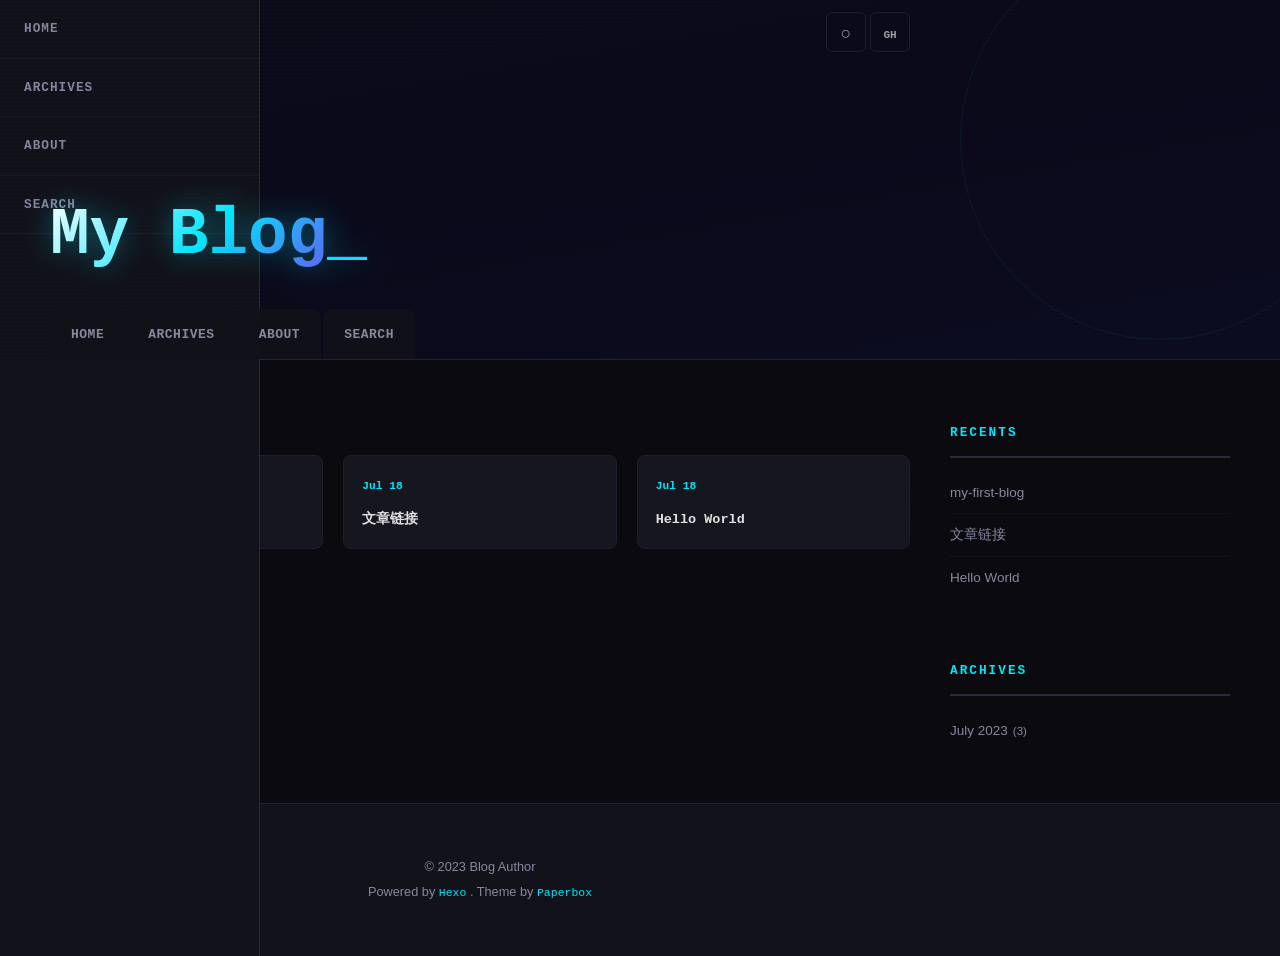
<file: archives/2023/07/index.html>
<!DOCTYPE html>
<html>
<head>
  <meta charset="UTF-8">
  <meta http-equiv="X-UA-Compatible" content="IE=edge,chrome=1" />
  
  <title>Archives: 2023/7 | My Blog</title>
  <meta name="viewport" content="width=device-width, initial-scale=1, maximum-scale=1">
  <meta property="og:type" content="website">
<meta property="og:title" content="My Blog">
<meta property="og:url" content="https://1789600947.github.io/archives/2023/07/index.html">
<meta property="og:site_name" content="My Blog">
<meta property="og:locale" content="en_US">
<meta property="article:author" content="Blog Author">
<meta name="twitter:card" content="summary">
  
    <link rel="alternative" href="/atom.xml" title="My Blog" type="application/atom+xml">
  
  
  
<link rel="stylesheet" href="/css/style.css">

  
    
  
  
  
  

<meta name="generator" content="Hexo 6.3.0"></head>

<body>
<div id="container">
  <div id="wrap">
    <header id="header">
  <div id="banner"></div>
  <div id="header-outer" class="outer">
    <nav id="upper-nav" class="inner">
      <a id="main-nav-toggle" class="nav-icon"></a>
      <div class="sub-nav">
        
          <a id="nav-rss-link" class="nav-icon" href="/atom.xml" title="RSS Feed"></a>
        
        
          <a id="nav-github" class="nav-icon" target="_blank" rel="noopener" href="https://github.com/1789600947"></a>
        
      </div>
    </nav>
    <div id="header-title">
      
        <h1 id="blog-title-wrap">
          <a href="/" id="blog-title">My Blog</a>
        </h1>
      
    </div>
    <div id="contenedor">
      <ul class="cube">
        <li class="cara">MyLogo</li>
        <li class="cara"></li>
        <li class="cara"></li>
        <li class="cara"></li>
        <li class="cara"></li>
        <li class="cara"></li>
      </ul>
    </div>
    <nav id="main-nav">
      
        <a class="main-nav-link" href="/">Home</a>
      
        <a class="main-nav-link" href="/archives">Archives</a>
      
        <a class="main-nav-link" href="/about">About</a>
      
      <a class="main-nav-link st-search-show-outputs">Search</a>
    </nav>
  </div>
</header>

    <div class="outer">
      <section id="main">
  
  
    
    
      
      
      <section class="archives-wrap">
        <div class="archive-year-wrap">
          <a href="/archives/2023" class="archive-year">2023</a>
        </div>
        <div class="archives">
    
    <article class="archive-article archive-type-post">
  <div class="archive-article-inner">
    <header class="archive-article-header">
      <h3 href="/2023/07/18/my-first-blog/" class="archive-article-date">
  <time datetime="2023-07-18T09:57:58.000Z" itemprop="datePublished">Jul 18</time>
</h3>
      
  
    <h1 itemprop="name">
      <a class="archive-article-title" href="/2023/07/18/my-first-blog/">my-first-blog</a>
    </h1>
  

    </header>
  </div>
</article>
  
    
    
    <article class="archive-article archive-type-post">
  <div class="archive-article-inner">
    <header class="archive-article-header">
      <h3 href="/2023/07/18/%E6%96%87%E7%AB%A0%E9%93%BE%E6%8E%A5/" class="archive-article-date">
  <time datetime="2023-07-18T09:57:40.000Z" itemprop="datePublished">Jul 18</time>
</h3>
      
  
    <h1 itemprop="name">
      <a class="archive-article-title" href="/2023/07/18/%E6%96%87%E7%AB%A0%E9%93%BE%E6%8E%A5/">文章链接</a>
    </h1>
  

    </header>
  </div>
</article>
  
    
    
    <article class="archive-article archive-type-post">
  <div class="archive-article-inner">
    <header class="archive-article-header">
      <h3 href="/2023/07/18/hello-world/" class="archive-article-date">
  <time datetime="2023-07-18T09:49:40.047Z" itemprop="datePublished">Jul 18</time>
</h3>
      
  
    <h1 itemprop="name">
      <a class="archive-article-title" href="/2023/07/18/hello-world/">Hello World</a>
    </h1>
  

    </header>
  </div>
</article>
  
  
    </div></section>
  
  
</section>
      
      <aside id="sidebar">
  
    
  <div class="widget-wrap">
    <h3 class="widget-title">Recents</h3>
    <div class="widget">
      <ul>
        
          <li>
            <a href="/2023/07/18/my-first-blog/">my-first-blog</a>
          </li>
        
          <li>
            <a href="/2023/07/18/%E6%96%87%E7%AB%A0%E9%93%BE%E6%8E%A5/">文章链接</a>
          </li>
        
          <li>
            <a href="/2023/07/18/hello-world/">Hello World</a>
          </li>
        
      </ul>
    </div>
  </div>

  
    
  
    
  <div class="widget-wrap">
    <h3 class="widget-title">Archives</h3>
    <div class="widget">
      <ul class="archive-list"><li class="archive-list-item"><a class="archive-list-link" href="/archives/2023/07/">July 2023</a><span class="archive-list-count">3</span></li></ul>
    </div>
  </div>

  
</aside>
      
    </div>
    <footer id="footer">
  
  <div class="outer">
    <div id="footer-info" class="inner">
      &copy; 2023 Blog Author<br>
      Powered by <a href="http://hexo.io/" target="_blank">Hexo</a>
      .
      Theme by <a href="https://github.com/sun11/hexo-theme-paperbox" target="_blank">Paperbox</a>
    </div>
  </div>
</footer>
  </div>
  <nav id="mobile-nav">
  
    <a href="/" class="mobile-nav-link">Home</a>
  
    <a href="/archives" class="mobile-nav-link">Archives</a>
  
    <a href="/about" class="mobile-nav-link">About</a>
  
  <a href="#search" class="mobile-nav-link st-search-show-outputs">Search</a>
</nav>

  

<!-- totop start -->
<div id="totop">
	<a title="To Top"></a>
</div>
<!-- totop end -->

<!-- swiftype search start -->

<!-- swiftype search end -->








  


  





<script src="/js/script.js"></script>


</div>
</body>
</html>
</file>
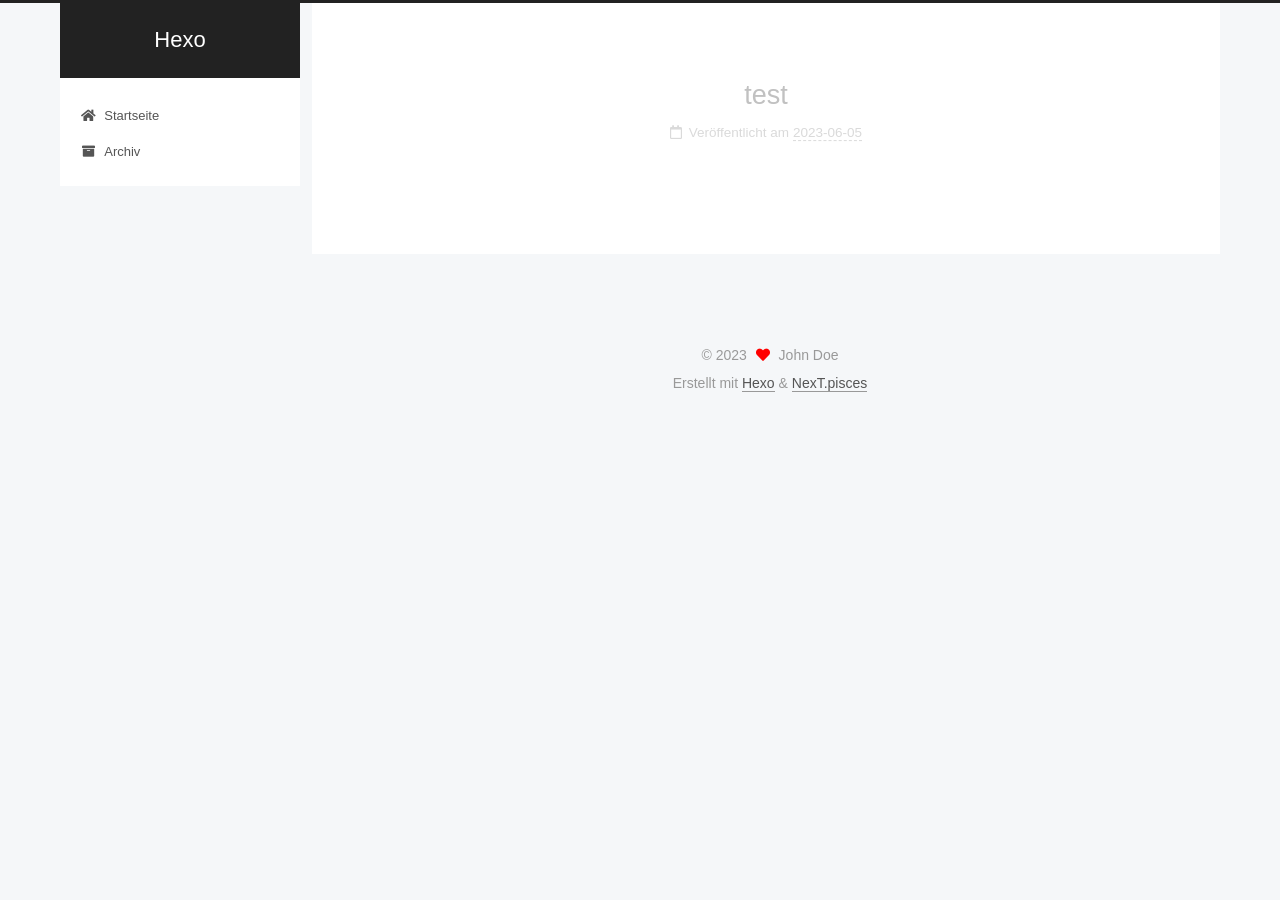
<file: 2023/06/05/test/index.html>
<!DOCTYPE html>
<html lang="zh">
<head>
  <meta charset="UTF-8">
<meta name="viewport" content="width=device-width, initial-scale=1, maximum-scale=2">
<meta name="theme-color" content="#222">
<meta name="generator" content="Hexo 6.3.0">
  <link rel="apple-touch-icon" sizes="180x180" href="/images/apple-touch-icon-next.png">
  <link rel="icon" type="image/png" sizes="32x32" href="/images/favicon-32x32-next.png">
  <link rel="icon" type="image/png" sizes="16x16" href="/images/favicon-16x16-next.png">
  <link rel="mask-icon" href="/images/logo.svg" color="#222">

<link rel="stylesheet" href="/css/main.css">


<link rel="stylesheet" href="/lib/font-awesome/css/all.min.css">

<script id="hexo-configurations">
    var NexT = window.NexT || {};
    var CONFIG = {"hostname":"example.com","root":"/","scheme":"pisces","version":"7.8.0","exturl":false,"sidebar":{"position":"left","display":"post","padding":18,"offset":12,"onmobile":false},"copycode":{"enable":false,"show_result":false,"style":null},"back2top":{"enable":true,"sidebar":false,"scrollpercent":false},"bookmark":{"enable":false,"color":"#222","save":"auto"},"fancybox":false,"mediumzoom":false,"lazyload":false,"pangu":false,"comments":{"style":"tabs","active":null,"storage":true,"lazyload":false,"nav":null},"algolia":{"hits":{"per_page":10},"labels":{"input_placeholder":"Search for Posts","hits_empty":"We didn't find any results for the search: ${query}","hits_stats":"${hits} results found in ${time} ms"}},"localsearch":{"enable":false,"trigger":"auto","top_n_per_article":1,"unescape":false,"preload":false},"motion":{"enable":true,"async":false,"transition":{"post_block":"fadeIn","post_header":"slideDownIn","post_body":"slideDownIn","coll_header":"slideLeftIn","sidebar":"slideUpIn"}}};
  </script>

  <meta property="og:type" content="article">
<meta property="og:title" content="test">
<meta property="og:url" content="http://example.com/2023/06/05/test/index.html">
<meta property="og:site_name" content="Hexo">
<meta property="og:locale">
<meta property="article:published_time" content="2023-06-05T04:22:13.000Z">
<meta property="article:modified_time" content="2023-06-05T04:22:13.224Z">
<meta property="article:author" content="John Doe">
<meta name="twitter:card" content="summary">

<link rel="canonical" href="http://example.com/2023/06/05/test/">


<script id="page-configurations">
  // https://hexo.io/docs/variables.html
  CONFIG.page = {
    sidebar: "",
    isHome : false,
    isPost : true,
    lang   : 'zh'
  };
</script>

  <title>test | Hexo</title>
  






  <noscript>
  <style>
  .use-motion .brand,
  .use-motion .menu-item,
  .sidebar-inner,
  .use-motion .post-block,
  .use-motion .pagination,
  .use-motion .comments,
  .use-motion .post-header,
  .use-motion .post-body,
  .use-motion .collection-header { opacity: initial; }

  .use-motion .site-title,
  .use-motion .site-subtitle {
    opacity: initial;
    top: initial;
  }

  .use-motion .logo-line-before i { left: initial; }
  .use-motion .logo-line-after i { right: initial; }
  </style>
</noscript>

</head>

<body itemscope itemtype="http://schema.org/WebPage">
  <div class="container use-motion">
    <div class="headband"></div>

    <header class="header" itemscope itemtype="http://schema.org/WPHeader">
      <div class="header-inner"><div class="site-brand-container">
  <div class="site-nav-toggle">
    <div class="toggle" aria-label="Navigationsleiste an/ausschalten">
      <span class="toggle-line toggle-line-first"></span>
      <span class="toggle-line toggle-line-middle"></span>
      <span class="toggle-line toggle-line-last"></span>
    </div>
  </div>

  <div class="site-meta">

    <a href="/" class="brand" rel="start">
      <span class="logo-line-before"><i></i></span>
      <h1 class="site-title">Hexo</h1>
      <span class="logo-line-after"><i></i></span>
    </a>
  </div>

  <div class="site-nav-right">
    <div class="toggle popup-trigger">
    </div>
  </div>
</div>




<nav class="site-nav">
  <ul id="menu" class="main-menu menu">
        <li class="menu-item menu-item-home">

    <a href="/" rel="section"><i class="fa fa-home fa-fw"></i>Startseite</a>

  </li>
        <li class="menu-item menu-item-archives">

    <a href="/archives/" rel="section"><i class="fa fa-archive fa-fw"></i>Archiv</a>

  </li>
  </ul>
</nav>




</div>
    </header>

    
  <div class="back-to-top">
    <i class="fa fa-arrow-up"></i>
    <span>0%</span>
  </div>


    <main class="main">
      <div class="main-inner">
        <div class="content-wrap">
          

          <div class="content post posts-expand">
            

    
  
  
  <article itemscope itemtype="http://schema.org/Article" class="post-block" lang="zh">
    <link itemprop="mainEntityOfPage" href="http://example.com/2023/06/05/test/">

    <span hidden itemprop="author" itemscope itemtype="http://schema.org/Person">
      <meta itemprop="image" content="/images/avatar.gif">
      <meta itemprop="name" content="John Doe">
      <meta itemprop="description" content="">
    </span>

    <span hidden itemprop="publisher" itemscope itemtype="http://schema.org/Organization">
      <meta itemprop="name" content="Hexo">
    </span>
      <header class="post-header">
        <h1 class="post-title" itemprop="name headline">
          test
        </h1>

        <div class="post-meta">
            <span class="post-meta-item">
              <span class="post-meta-item-icon">
                <i class="far fa-calendar"></i>
              </span>
              <span class="post-meta-item-text">Veröffentlicht am</span>

              <time title="Erstellt: 2023-06-05 12:22:13" itemprop="dateCreated datePublished" datetime="2023-06-05T12:22:13+08:00">2023-06-05</time>
            </span>

          

        </div>
      </header>

    
    
    
    <div class="post-body" itemprop="articleBody">

      
        
    </div>

    
    
    

      <footer class="post-footer">

        


        
      </footer>
    
  </article>
  
  
  



          </div>
          

<script>
  window.addEventListener('tabs:register', () => {
    let { activeClass } = CONFIG.comments;
    if (CONFIG.comments.storage) {
      activeClass = localStorage.getItem('comments_active') || activeClass;
    }
    if (activeClass) {
      let activeTab = document.querySelector(`a[href="#comment-${activeClass}"]`);
      if (activeTab) {
        activeTab.click();
      }
    }
  });
  if (CONFIG.comments.storage) {
    window.addEventListener('tabs:click', event => {
      if (!event.target.matches('.tabs-comment .tab-content .tab-pane')) return;
      let commentClass = event.target.classList[1];
      localStorage.setItem('comments_active', commentClass);
    });
  }
</script>

        </div>
          
  
  <div class="toggle sidebar-toggle">
    <span class="toggle-line toggle-line-first"></span>
    <span class="toggle-line toggle-line-middle"></span>
    <span class="toggle-line toggle-line-last"></span>
  </div>

  <aside class="sidebar">
    <div class="sidebar-inner">

      <ul class="sidebar-nav motion-element">
        <li class="sidebar-nav-toc">
          Inhaltsverzeichnis
        </li>
        <li class="sidebar-nav-overview">
          Übersicht
        </li>
      </ul>

      <!--noindex-->
      <div class="post-toc-wrap sidebar-panel">
      </div>
      <!--/noindex-->

      <div class="site-overview-wrap sidebar-panel">
        <div class="site-author motion-element" itemprop="author" itemscope itemtype="http://schema.org/Person">
  <p class="site-author-name" itemprop="name">John Doe</p>
  <div class="site-description" itemprop="description"></div>
</div>
<div class="site-state-wrap motion-element">
  <nav class="site-state">
      <div class="site-state-item site-state-posts">
          <a href="/archives/">
        
          <span class="site-state-item-count">1</span>
          <span class="site-state-item-name">Artikel</span>
        </a>
      </div>
  </nav>
</div>



      </div>

    </div>
  </aside>
  <div id="sidebar-dimmer"></div>


      </div>
    </main>

    <footer class="footer">
      <div class="footer-inner">
        

        

<div class="copyright">
  
  &copy; 
  <span itemprop="copyrightYear">2023</span>
  <span class="with-love">
    <i class="fa fa-heart"></i>
  </span>
  <span class="author" itemprop="copyrightHolder">John Doe</span>
</div>
  <div class="powered-by">Erstellt mit  <a href="https://hexo.io/" class="theme-link" rel="noopener" target="_blank">Hexo</a> & <a href="https://pisces.theme-next.org/" class="theme-link" rel="noopener" target="_blank">NexT.pisces</a>
  </div>

        








      </div>
    </footer>
  </div>

  
  <script src="/lib/anime.min.js"></script>
  <script src="/lib/velocity/velocity.min.js"></script>
  <script src="/lib/velocity/velocity.ui.min.js"></script>

<script src="/js/utils.js"></script>

<script src="/js/motion.js"></script>


<script src="/js/schemes/pisces.js"></script>


<script src="/js/next-boot.js"></script>




  















  

  

</body>
</html>
</file>
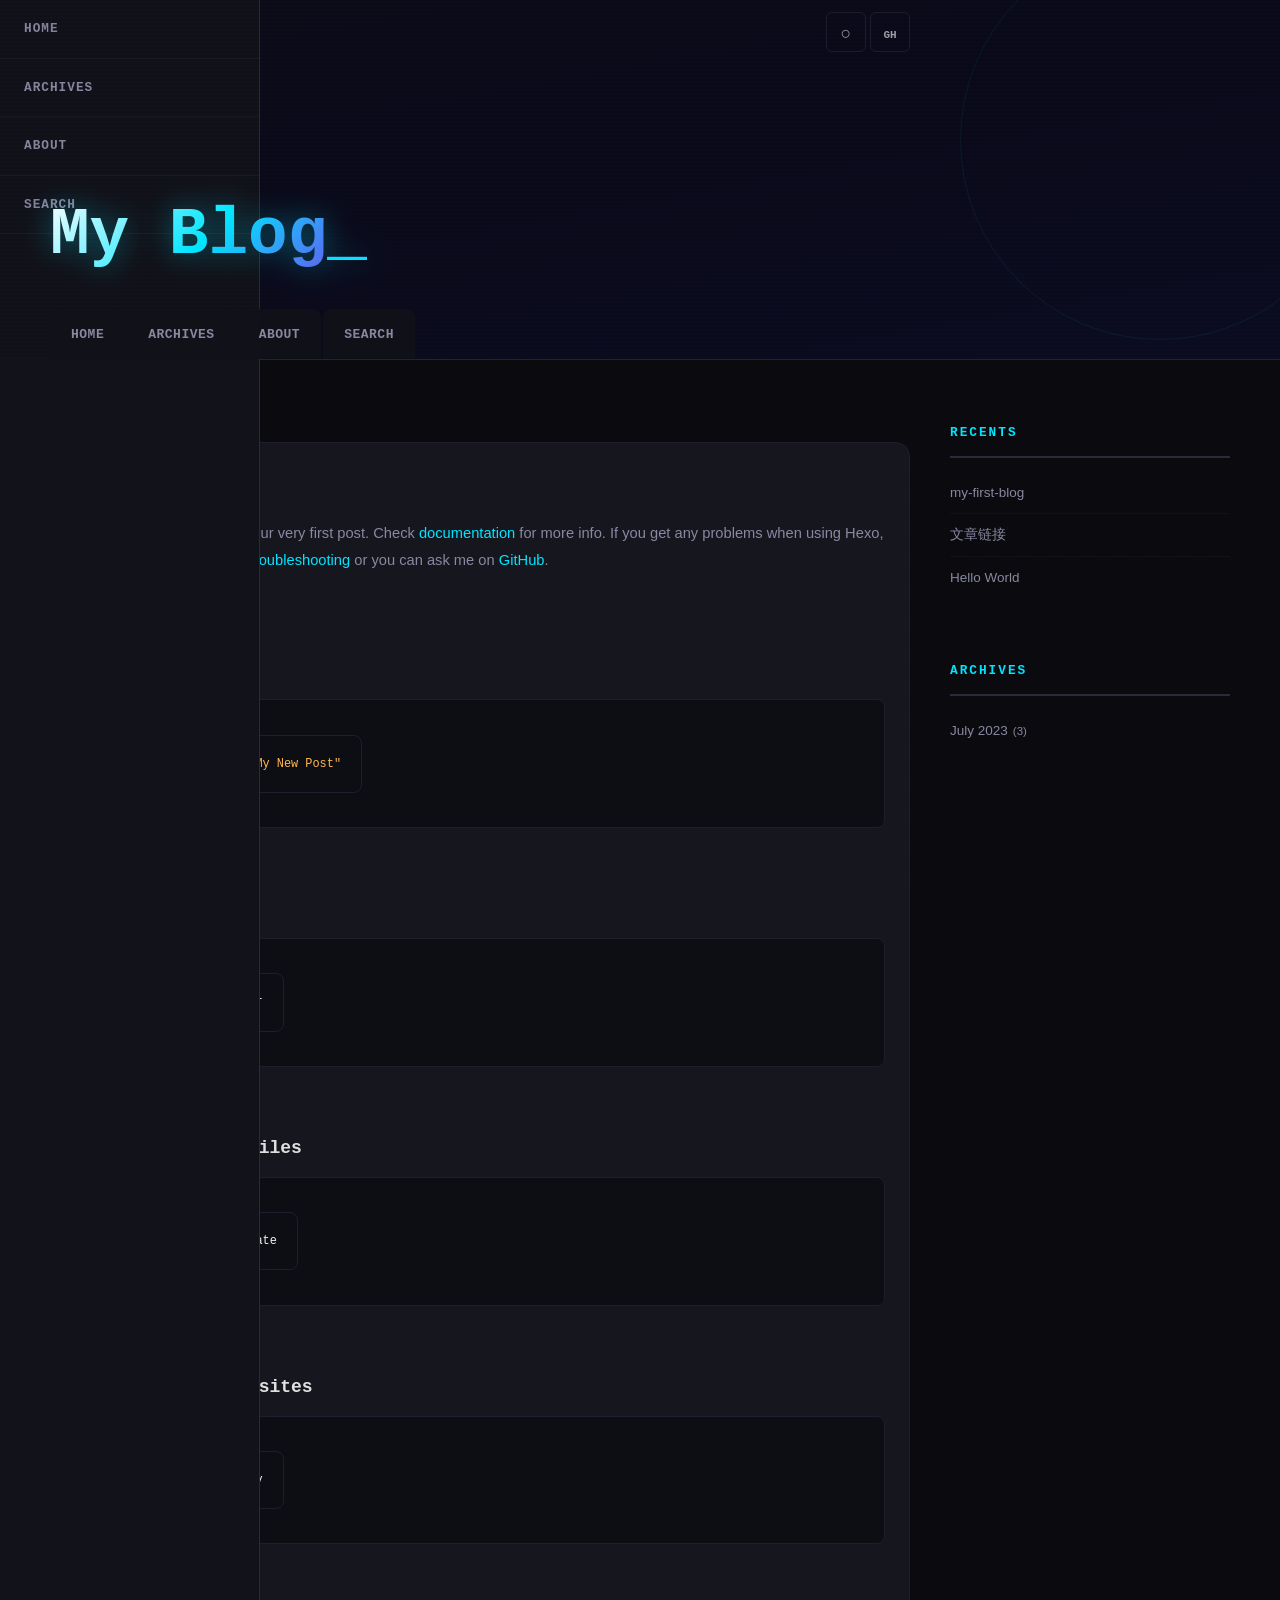
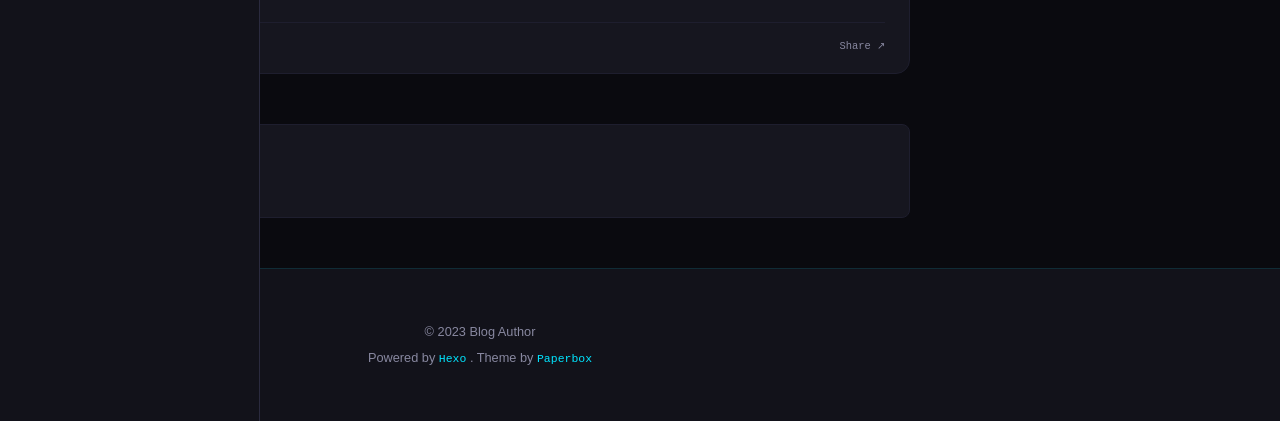
<file: 2023/07/18/hello-world/index.html>
<!DOCTYPE html>
<html>
<head>
  <meta charset="UTF-8">
  <meta http-equiv="X-UA-Compatible" content="IE=edge,chrome=1" />
  
  <title>Hello World | My Blog</title>
  <meta name="viewport" content="width=device-width, initial-scale=1, maximum-scale=1">
  <meta name="description" content="Welcome to Hexo! This is your very first post. Check documentation for more info. If you get any problems when using Hexo, you can find the answer in troubleshooting or you can ask me on GitHub. Quick">
<meta property="og:type" content="article">
<meta property="og:title" content="Hello World">
<meta property="og:url" content="https://1789600947.github.io/2023/07/18/hello-world/index.html">
<meta property="og:site_name" content="My Blog">
<meta property="og:description" content="Welcome to Hexo! This is your very first post. Check documentation for more info. If you get any problems when using Hexo, you can find the answer in troubleshooting or you can ask me on GitHub. Quick">
<meta property="og:locale" content="en_US">
<meta property="article:published_time" content="2023-07-18T09:49:40.047Z">
<meta property="article:modified_time" content="2023-07-18T09:49:40.048Z">
<meta property="article:author" content="Blog Author">
<meta name="twitter:card" content="summary">
  
    <link rel="alternative" href="/atom.xml" title="My Blog" type="application/atom+xml">
  
  
  
<link rel="stylesheet" href="/css/style.css">

  
    
  
  
  
  

<meta name="generator" content="Hexo 6.3.0"></head>

<body>
<div id="container">
  <div id="wrap">
    <header id="header">
  <div id="banner"></div>
  <div id="header-outer" class="outer">
    <nav id="upper-nav" class="inner">
      <a id="main-nav-toggle" class="nav-icon"></a>
      <div class="sub-nav">
        
          <a id="nav-rss-link" class="nav-icon" href="/atom.xml" title="RSS Feed"></a>
        
        
          <a id="nav-github" class="nav-icon" target="_blank" rel="noopener" href="https://github.com/1789600947"></a>
        
      </div>
    </nav>
    <div id="header-title">
      
        <h1 id="blog-title-wrap">
          <a href="/" id="blog-title">My Blog</a>
        </h1>
      
    </div>
    <div id="contenedor">
      <ul class="cube">
        <li class="cara">MyLogo</li>
        <li class="cara"></li>
        <li class="cara"></li>
        <li class="cara"></li>
        <li class="cara"></li>
        <li class="cara"></li>
      </ul>
    </div>
    <nav id="main-nav">
      
        <a class="main-nav-link" href="/">Home</a>
      
        <a class="main-nav-link" href="/archives">Archives</a>
      
        <a class="main-nav-link" href="/about">About</a>
      
      <a class="main-nav-link st-search-show-outputs">Search</a>
    </nav>
  </div>
</header>

    <div class="outer">
      <section id="main"><article id="post-hello-world" class="article article-type-post" itemscope itemprop="blogPost">
  <div class="article-meta">
    <h3 href="/2023/07/18/hello-world/" class="article-date">
  <time datetime="2023-07-18T09:49:40.047Z" itemprop="datePublished">2023-07-18</time>
</h3>
    
  </div>
  <div class="article-inner">
  <div class="curve-down">
  <div class="fill-content">
    
    
      <header class="article-header">
        
  
    <h1 class="article-title" itemprop="name">
      Hello World
    </h1>
  

      </header>
    
    <div class="article-entry" itemprop="articleBody">
      
        
        <p>Welcome to <a target="_blank" rel="noopener" href="https://hexo.io/">Hexo</a>! This is your very first post. Check <a target="_blank" rel="noopener" href="https://hexo.io/docs/">documentation</a> for more info. If you get any problems when using Hexo, you can find the answer in <a target="_blank" rel="noopener" href="https://hexo.io/docs/troubleshooting.html">troubleshooting</a> or you can ask me on <a target="_blank" rel="noopener" href="https://github.com/hexojs/hexo/issues">GitHub</a>.</p>
<h2 id="Quick-Start"><a href="#Quick-Start" class="headerlink" title="Quick Start"></a>Quick Start</h2><h3 id="Create-a-new-post"><a href="#Create-a-new-post" class="headerlink" title="Create a new post"></a>Create a new post</h3><figure class="highlight bash"><table><tr><td class="gutter"><pre><span class="line">1</span><br></pre></td><td class="code"><pre><span class="line">$ hexo new <span class="string">&quot;My New Post&quot;</span></span><br></pre></td></tr></table></figure>

<p>More info: <a target="_blank" rel="noopener" href="https://hexo.io/docs/writing.html">Writing</a></p>
<h3 id="Run-server"><a href="#Run-server" class="headerlink" title="Run server"></a>Run server</h3><figure class="highlight bash"><table><tr><td class="gutter"><pre><span class="line">1</span><br></pre></td><td class="code"><pre><span class="line">$ hexo server</span><br></pre></td></tr></table></figure>

<p>More info: <a target="_blank" rel="noopener" href="https://hexo.io/docs/server.html">Server</a></p>
<h3 id="Generate-static-files"><a href="#Generate-static-files" class="headerlink" title="Generate static files"></a>Generate static files</h3><figure class="highlight bash"><table><tr><td class="gutter"><pre><span class="line">1</span><br></pre></td><td class="code"><pre><span class="line">$ hexo generate</span><br></pre></td></tr></table></figure>

<p>More info: <a target="_blank" rel="noopener" href="https://hexo.io/docs/generating.html">Generating</a></p>
<h3 id="Deploy-to-remote-sites"><a href="#Deploy-to-remote-sites" class="headerlink" title="Deploy to remote sites"></a>Deploy to remote sites</h3><figure class="highlight bash"><table><tr><td class="gutter"><pre><span class="line">1</span><br></pre></td><td class="code"><pre><span class="line">$ hexo deploy</span><br></pre></td></tr></table></figure>

<p>More info: <a target="_blank" rel="noopener" href="https://hexo.io/docs/one-command-deployment.html">Deployment</a></p>

      
    </div>
    <footer class="article-footer">
      <div class="article-footer-content">
        
        <a data-url="https://1789600947.github.io/2023/07/18/hello-world/" data-id="clk85fpul00007kvg4m6036id" class="article-share-link">Share</a>
        
      </div>
    </footer>
  </div>
  </div>
  </div>
  
    
<nav id="article-nav">
  
    <a href="/2023/07/18/%E6%96%87%E7%AB%A0%E9%93%BE%E6%8E%A5/" id="article-nav-newer" class="article-nav-link-wrap">
      <strong class="article-nav-caption">Newer</strong>
      <div class="article-nav-title">
        
          文章链接
        
      </div>
    </a>
  
  
</nav>

  
</article>


</section>
      
      <aside id="sidebar">
  
    
  <div class="widget-wrap">
    <h3 class="widget-title">Recents</h3>
    <div class="widget">
      <ul>
        
          <li>
            <a href="/2023/07/18/my-first-blog/">my-first-blog</a>
          </li>
        
          <li>
            <a href="/2023/07/18/%E6%96%87%E7%AB%A0%E9%93%BE%E6%8E%A5/">文章链接</a>
          </li>
        
          <li>
            <a href="/2023/07/18/hello-world/">Hello World</a>
          </li>
        
      </ul>
    </div>
  </div>

  
    
  
    
  <div class="widget-wrap">
    <h3 class="widget-title">Archives</h3>
    <div class="widget">
      <ul class="archive-list"><li class="archive-list-item"><a class="archive-list-link" href="/archives/2023/07/">July 2023</a><span class="archive-list-count">3</span></li></ul>
    </div>
  </div>

  
</aside>
      
    </div>
    <footer id="footer">
  
  <div class="outer">
    <div id="footer-info" class="inner">
      &copy; 2023 Blog Author<br>
      Powered by <a href="http://hexo.io/" target="_blank">Hexo</a>
      .
      Theme by <a href="https://github.com/sun11/hexo-theme-paperbox" target="_blank">Paperbox</a>
    </div>
  </div>
</footer>
  </div>
  <nav id="mobile-nav">
  
    <a href="/" class="mobile-nav-link">Home</a>
  
    <a href="/archives" class="mobile-nav-link">Archives</a>
  
    <a href="/about" class="mobile-nav-link">About</a>
  
  <a href="#search" class="mobile-nav-link st-search-show-outputs">Search</a>
</nav>

  

<!-- totop start -->
<div id="totop">
	<a title="To Top"></a>
</div>
<!-- totop end -->

<!-- swiftype search start -->

<!-- swiftype search end -->








  


  





<script src="/js/script.js"></script>


</div>
</body>
</html>
</file>
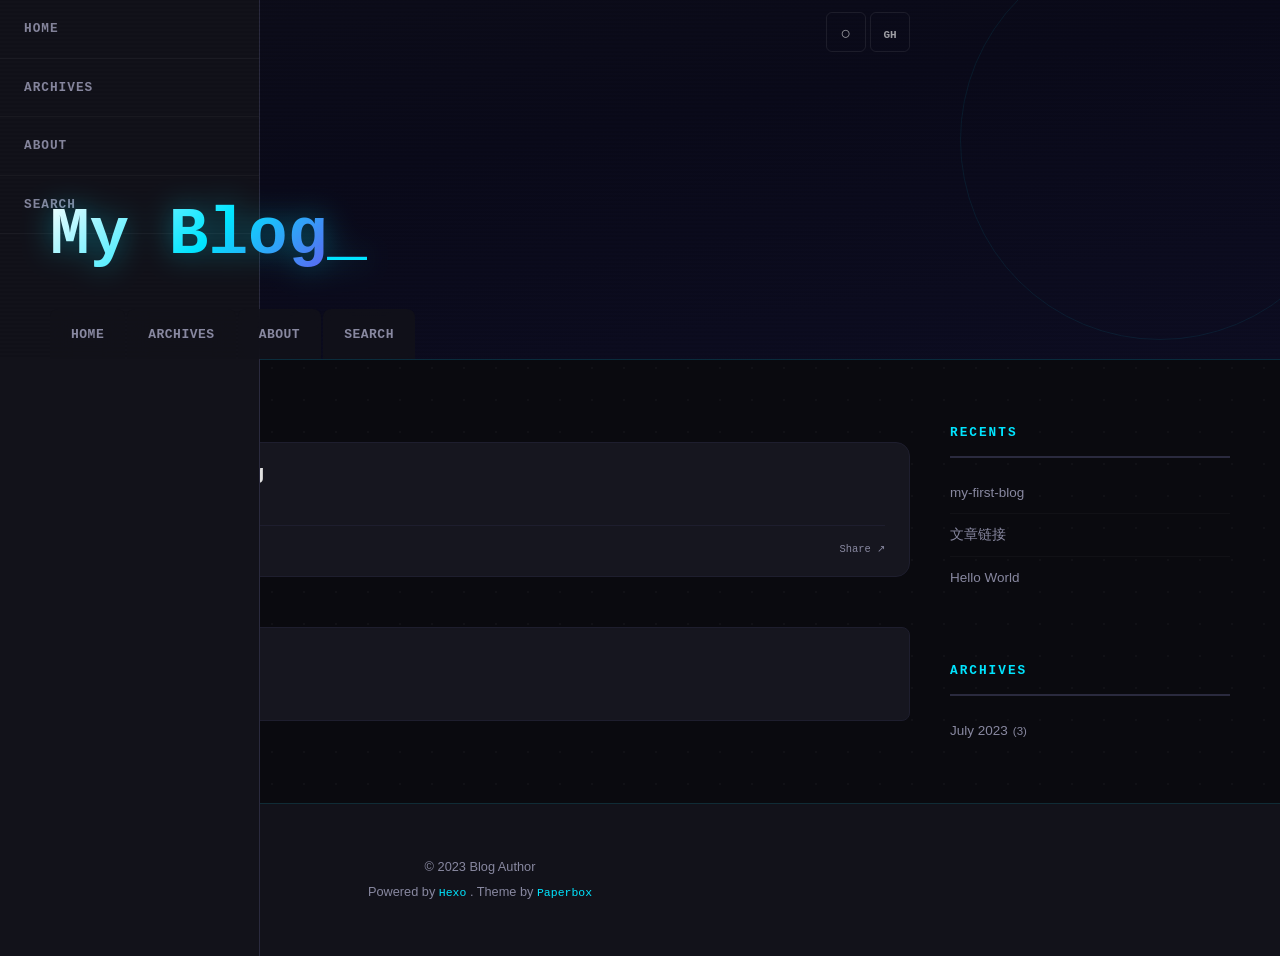
<file: 2023/07/18/my-first-blog/index.html>
<!DOCTYPE html>
<html>
<head>
  <meta charset="UTF-8">
  <meta http-equiv="X-UA-Compatible" content="IE=edge,chrome=1" />
  
  <title>my-first-blog | My Blog</title>
  <meta name="viewport" content="width=device-width, initial-scale=1, maximum-scale=1">
  <meta property="og:type" content="article">
<meta property="og:title" content="my-first-blog">
<meta property="og:url" content="https://1789600947.github.io/2023/07/18/my-first-blog/index.html">
<meta property="og:site_name" content="My Blog">
<meta property="og:locale" content="en_US">
<meta property="article:published_time" content="2023-07-18T09:57:58.000Z">
<meta property="article:modified_time" content="2023-07-18T09:57:58.657Z">
<meta property="article:author" content="Blog Author">
<meta name="twitter:card" content="summary">
  
    <link rel="alternative" href="/atom.xml" title="My Blog" type="application/atom+xml">
  
  
  
<link rel="stylesheet" href="/css/style.css">

  
    
  
  
  
  

<meta name="generator" content="Hexo 6.3.0"></head>

<body>
<div id="container">
  <div id="wrap">
    <header id="header">
  <div id="banner"></div>
  <div id="header-outer" class="outer">
    <nav id="upper-nav" class="inner">
      <a id="main-nav-toggle" class="nav-icon"></a>
      <div class="sub-nav">
        
          <a id="nav-rss-link" class="nav-icon" href="/atom.xml" title="RSS Feed"></a>
        
        
          <a id="nav-github" class="nav-icon" target="_blank" rel="noopener" href="https://github.com/1789600947"></a>
        
      </div>
    </nav>
    <div id="header-title">
      
        <h1 id="blog-title-wrap">
          <a href="/" id="blog-title">My Blog</a>
        </h1>
      
    </div>
    <div id="contenedor">
      <ul class="cube">
        <li class="cara">MyLogo</li>
        <li class="cara"></li>
        <li class="cara"></li>
        <li class="cara"></li>
        <li class="cara"></li>
        <li class="cara"></li>
      </ul>
    </div>
    <nav id="main-nav">
      
        <a class="main-nav-link" href="/">Home</a>
      
        <a class="main-nav-link" href="/archives">Archives</a>
      
        <a class="main-nav-link" href="/about">About</a>
      
      <a class="main-nav-link st-search-show-outputs">Search</a>
    </nav>
  </div>
</header>

    <div class="outer">
      <section id="main"><article id="post-my-first-blog" class="article article-type-post" itemscope itemprop="blogPost">
  <div class="article-meta">
    <h3 href="/2023/07/18/my-first-blog/" class="article-date">
  <time datetime="2023-07-18T09:57:58.000Z" itemprop="datePublished">2023-07-18</time>
</h3>
    
  </div>
  <div class="article-inner">
  <div class="curve-down">
  <div class="fill-content">
    
    
      <header class="article-header">
        
  
    <h1 class="article-title" itemprop="name">
      my-first-blog
    </h1>
  

      </header>
    
    <div class="article-entry" itemprop="articleBody">
      
        
        
      
    </div>
    <footer class="article-footer">
      <div class="article-footer-content">
        
        <a data-url="https://1789600947.github.io/2023/07/18/my-first-blog/" data-id="clk85fpuv00017kvga0dq5bkv" class="article-share-link">Share</a>
        
      </div>
    </footer>
  </div>
  </div>
  </div>
  
    
<nav id="article-nav">
  
  
    <a href="/2023/07/18/%E6%96%87%E7%AB%A0%E9%93%BE%E6%8E%A5/" id="article-nav-older" class="article-nav-link-wrap">
      <strong class="article-nav-caption">Older</strong>
      <div class="article-nav-title">文章链接</div>
    </a>
  
</nav>

  
</article>


</section>
      
      <aside id="sidebar">
  
    
  <div class="widget-wrap">
    <h3 class="widget-title">Recents</h3>
    <div class="widget">
      <ul>
        
          <li>
            <a href="/2023/07/18/my-first-blog/">my-first-blog</a>
          </li>
        
          <li>
            <a href="/2023/07/18/%E6%96%87%E7%AB%A0%E9%93%BE%E6%8E%A5/">文章链接</a>
          </li>
        
          <li>
            <a href="/2023/07/18/hello-world/">Hello World</a>
          </li>
        
      </ul>
    </div>
  </div>

  
    
  
    
  <div class="widget-wrap">
    <h3 class="widget-title">Archives</h3>
    <div class="widget">
      <ul class="archive-list"><li class="archive-list-item"><a class="archive-list-link" href="/archives/2023/07/">July 2023</a><span class="archive-list-count">3</span></li></ul>
    </div>
  </div>

  
</aside>
      
    </div>
    <footer id="footer">
  
  <div class="outer">
    <div id="footer-info" class="inner">
      &copy; 2023 Blog Author<br>
      Powered by <a href="http://hexo.io/" target="_blank">Hexo</a>
      .
      Theme by <a href="https://github.com/sun11/hexo-theme-paperbox" target="_blank">Paperbox</a>
    </div>
  </div>
</footer>
  </div>
  <nav id="mobile-nav">
  
    <a href="/" class="mobile-nav-link">Home</a>
  
    <a href="/archives" class="mobile-nav-link">Archives</a>
  
    <a href="/about" class="mobile-nav-link">About</a>
  
  <a href="#search" class="mobile-nav-link st-search-show-outputs">Search</a>
</nav>

  

<!-- totop start -->
<div id="totop">
	<a title="To Top"></a>
</div>
<!-- totop end -->

<!-- swiftype search start -->

<!-- swiftype search end -->








  


  





<script src="/js/script.js"></script>


</div>
</body>
</html>
</file>
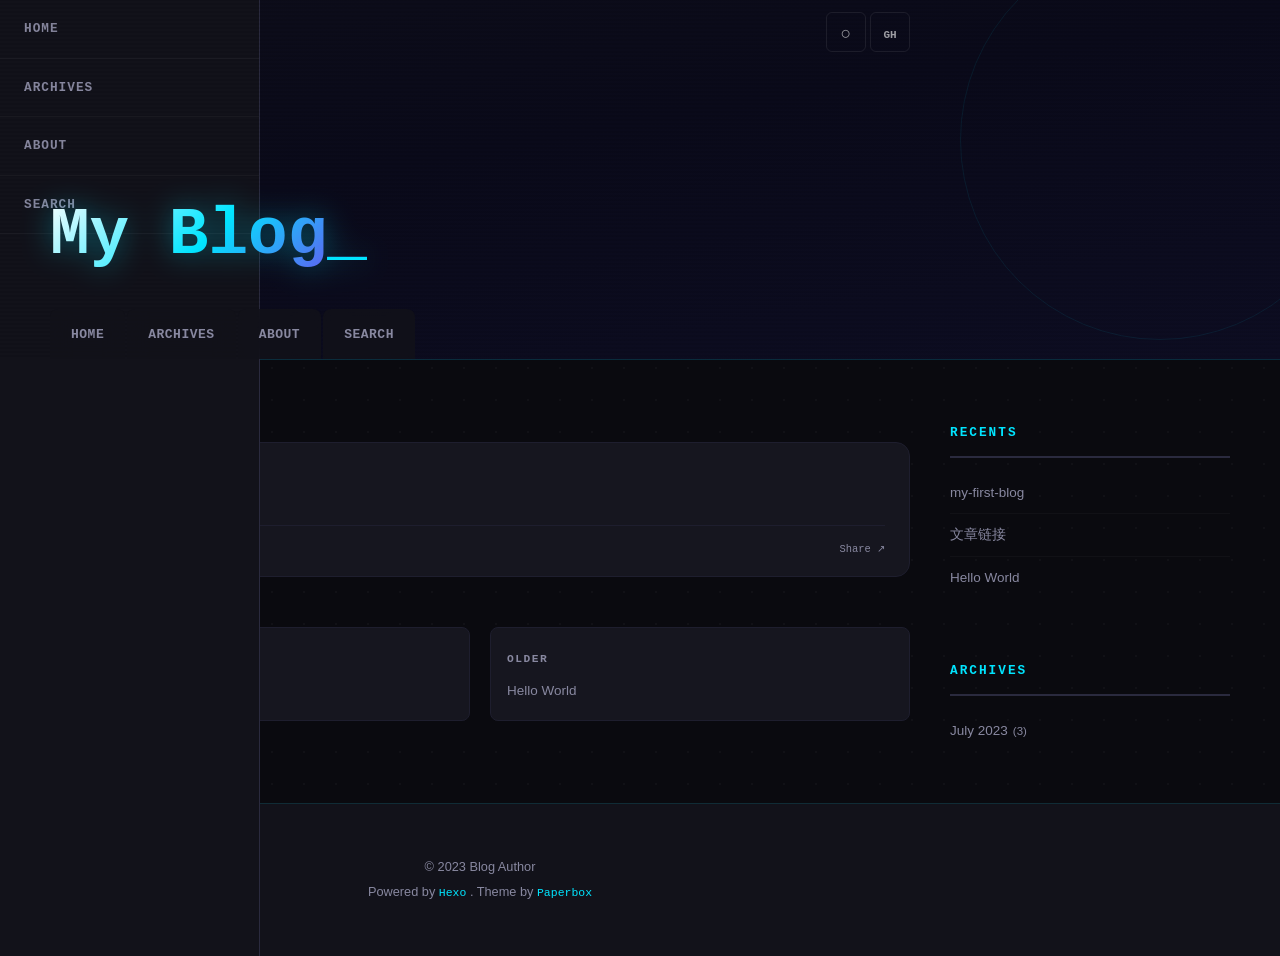
<file: 2023/07/18/文章链接/index.html>
<!DOCTYPE html>
<html>
<head>
  <meta charset="UTF-8">
  <meta http-equiv="X-UA-Compatible" content="IE=edge,chrome=1" />
  
  <title>文章链接 | My Blog</title>
  <meta name="viewport" content="width=device-width, initial-scale=1, maximum-scale=1">
  <meta property="og:type" content="article">
<meta property="og:title" content="文章链接">
<meta property="og:url" content="https://1789600947.github.io/2023/07/18/%E6%96%87%E7%AB%A0%E9%93%BE%E6%8E%A5/index.html">
<meta property="og:site_name" content="My Blog">
<meta property="og:locale" content="en_US">
<meta property="article:published_time" content="2023-07-18T09:57:40.000Z">
<meta property="article:modified_time" content="2023-07-18T09:57:40.527Z">
<meta property="article:author" content="Blog Author">
<meta name="twitter:card" content="summary">
  
    <link rel="alternative" href="/atom.xml" title="My Blog" type="application/atom+xml">
  
  
  
<link rel="stylesheet" href="/css/style.css">

  
    
  
  
  
  

<meta name="generator" content="Hexo 6.3.0"></head>

<body>
<div id="container">
  <div id="wrap">
    <header id="header">
  <div id="banner"></div>
  <div id="header-outer" class="outer">
    <nav id="upper-nav" class="inner">
      <a id="main-nav-toggle" class="nav-icon"></a>
      <div class="sub-nav">
        
          <a id="nav-rss-link" class="nav-icon" href="/atom.xml" title="RSS Feed"></a>
        
        
          <a id="nav-github" class="nav-icon" target="_blank" rel="noopener" href="https://github.com/1789600947"></a>
        
      </div>
    </nav>
    <div id="header-title">
      
        <h1 id="blog-title-wrap">
          <a href="/" id="blog-title">My Blog</a>
        </h1>
      
    </div>
    <div id="contenedor">
      <ul class="cube">
        <li class="cara">MyLogo</li>
        <li class="cara"></li>
        <li class="cara"></li>
        <li class="cara"></li>
        <li class="cara"></li>
        <li class="cara"></li>
      </ul>
    </div>
    <nav id="main-nav">
      
        <a class="main-nav-link" href="/">Home</a>
      
        <a class="main-nav-link" href="/archives">Archives</a>
      
        <a class="main-nav-link" href="/about">About</a>
      
      <a class="main-nav-link st-search-show-outputs">Search</a>
    </nav>
  </div>
</header>

    <div class="outer">
      <section id="main"><article id="post-文章链接" class="article article-type-post" itemscope itemprop="blogPost">
  <div class="article-meta">
    <h3 href="/2023/07/18/%E6%96%87%E7%AB%A0%E9%93%BE%E6%8E%A5/" class="article-date">
  <time datetime="2023-07-18T09:57:40.000Z" itemprop="datePublished">2023-07-18</time>
</h3>
    
  </div>
  <div class="article-inner">
  <div class="curve-down">
  <div class="fill-content">
    
    
      <header class="article-header">
        
  
    <h1 class="article-title" itemprop="name">
      文章链接
    </h1>
  

      </header>
    
    <div class="article-entry" itemprop="articleBody">
      
        
        
      
    </div>
    <footer class="article-footer">
      <div class="article-footer-content">
        
        <a data-url="https://1789600947.github.io/2023/07/18/%E6%96%87%E7%AB%A0%E9%93%BE%E6%8E%A5/" data-id="clk85fpuw00027kvg903qdjga" class="article-share-link">Share</a>
        
      </div>
    </footer>
  </div>
  </div>
  </div>
  
    
<nav id="article-nav">
  
    <a href="/2023/07/18/my-first-blog/" id="article-nav-newer" class="article-nav-link-wrap">
      <strong class="article-nav-caption">Newer</strong>
      <div class="article-nav-title">
        
          my-first-blog
        
      </div>
    </a>
  
  
    <a href="/2023/07/18/hello-world/" id="article-nav-older" class="article-nav-link-wrap">
      <strong class="article-nav-caption">Older</strong>
      <div class="article-nav-title">Hello World</div>
    </a>
  
</nav>

  
</article>


</section>
      
      <aside id="sidebar">
  
    
  <div class="widget-wrap">
    <h3 class="widget-title">Recents</h3>
    <div class="widget">
      <ul>
        
          <li>
            <a href="/2023/07/18/my-first-blog/">my-first-blog</a>
          </li>
        
          <li>
            <a href="/2023/07/18/%E6%96%87%E7%AB%A0%E9%93%BE%E6%8E%A5/">文章链接</a>
          </li>
        
          <li>
            <a href="/2023/07/18/hello-world/">Hello World</a>
          </li>
        
      </ul>
    </div>
  </div>

  
    
  
    
  <div class="widget-wrap">
    <h3 class="widget-title">Archives</h3>
    <div class="widget">
      <ul class="archive-list"><li class="archive-list-item"><a class="archive-list-link" href="/archives/2023/07/">July 2023</a><span class="archive-list-count">3</span></li></ul>
    </div>
  </div>

  
</aside>
      
    </div>
    <footer id="footer">
  
  <div class="outer">
    <div id="footer-info" class="inner">
      &copy; 2023 Blog Author<br>
      Powered by <a href="http://hexo.io/" target="_blank">Hexo</a>
      .
      Theme by <a href="https://github.com/sun11/hexo-theme-paperbox" target="_blank">Paperbox</a>
    </div>
  </div>
</footer>
  </div>
  <nav id="mobile-nav">
  
    <a href="/" class="mobile-nav-link">Home</a>
  
    <a href="/archives" class="mobile-nav-link">Archives</a>
  
    <a href="/about" class="mobile-nav-link">About</a>
  
  <a href="#search" class="mobile-nav-link st-search-show-outputs">Search</a>
</nav>

  

<!-- totop start -->
<div id="totop">
	<a title="To Top"></a>
</div>
<!-- totop end -->

<!-- swiftype search start -->

<!-- swiftype search end -->








  


  





<script src="/js/script.js"></script>


</div>
</body>
</html>
</file>
<file: css/style.css>
/* ========================================
   NEON TECH — Dark Cyberpunk Blog Theme
   ======================================== */

/* ---------- CSS Custom Properties ---------- */
:root {
  --bg-deep: #0a0a0f;
  --bg-surface: #12121a;
  --bg-card: #16161f;
  --border-subtle: #1e1e2e;
  --border-glow: #2a2a3e;
  --text-primary: #e0e0e0;
  --text-muted: #8888a0;
  --accent-cyan: #00e5ff;
  --accent-purple: #7c3aed;
  --accent-green: #00ff88;
  --accent-pink: #ff2d95;
  --accent-amber: #ffb74d;
  --glow-cyan: 0 0 20px rgba(0, 229, 255, 0.3), 0 0 40px rgba(0, 229, 255, 0.1);
  --glow-purple: 0 0 20px rgba(124, 58, 237, 0.3), 0 0 40px rgba(124, 58, 237, 0.1);
  --glow-green: 0 0 15px rgba(0, 255, 136, 0.25);
  --font-mono: "JetBrains Mono", "Fira Code", "Cascadia Code", Consolas, "Courier New", monospace;
  --font-sans: "Inter", "Helvetica Neue", "PingFang SC", "Microsoft YaHei", Arial, sans-serif;
  --radius: 8px;
  --radius-lg: 14px;
  --transition: 0.25s cubic-bezier(0.4, 0, 0.2, 1);
}

/* ---------- Reset ---------- */
*, *::before, *::after { box-sizing: border-box; margin: 0; padding: 0; }
html { scroll-behavior: smooth; }
body {
  font: 15px/1.7em var(--font-sans);
  color: var(--text-primary);
  background: var(--bg-deep);
  -webkit-text-size-adjust: 100%;
  min-width: 320px;
  overflow-x: hidden;
}

/* Grid dot background */
body::before {
  content: "";
  position: fixed;
  top: 0; left: 0;
  width: 100%; height: 100%;
  pointer-events: none;
  z-index: 0;
  background-image: radial-gradient(circle, rgba(255,255,255,0.03) 1px, transparent 1px);
  background-size: 32px 32px;
}

a { color: var(--accent-cyan); text-decoration: none; transition: color var(--transition); }
a:hover { color: var(--accent-green); }
ul, ol { list-style: none; }

/* ---------- Layout ---------- */
#container {
  display: flex;
  flex-direction: column;
  min-height: 100vh;
  position: relative;
  z-index: 1;
}
#wrap { flex: 1; width: 100%; }
.outer {
  max-width: 1220px;
  margin: 0 auto;
  padding: 0 20px;
}
@media screen and (min-width: 768px) {
  .outer {
    display: grid;
    grid-template-columns: 1fr 280px;
    gap: 40px;
  }
  #main { width: auto; margin: 0; }
  #sidebar { width: auto; margin: 0; }
}

/* ---------- Header ---------- */
#header {
  height: 360px;
  position: relative;
  overflow: hidden;
  background: linear-gradient(170deg, #0d0d1a 0%, #0a0a1a 40%, #0d0d22 100%);
  border-bottom: 1px solid rgba(0, 229, 255, 0.15);
}
#banner { display: none; }

/* Scanline overlay */
#header::before {
  content: "";
  position: absolute;
  top: 0; left: 0;
  width: 100%; height: 100%;
  background: repeating-linear-gradient(
    0deg,
    transparent,
    transparent 2px,
    rgba(0,0,0,0.06) 2px,
    rgba(0,0,0,0.06) 4px
  );
  z-index: 1;
  pointer-events: none;
}

/* Animated tech rings in header */
#header::after {
  content: "";
  position: absolute;
  top: -60px; right: -80px;
  width: 400px; height: 400px;
  border: 1px solid rgba(0, 229, 255, 0.08);
  border-radius: 50%;
  z-index: 0;
  animation: headerPulse 4s ease-in-out infinite;
}
@keyframes headerPulse {
  0%, 100% { transform: scale(1); opacity: 0.5; }
  50% { transform: scale(1.15); opacity: 1; }
}

#header-outer {
  height: 100%;
  position: relative;
  z-index: 2;
}

/* Upper nav icons */
#upper-nav {
  overflow: hidden;
  padding-top: 12px;
}
.sub-nav { float: right; display: flex; gap: 4px; }
.nav-icon {
  float: left;
  color: rgba(255,255,255,0.6);
  text-decoration: none;
  transition: all var(--transition);
  display: block;
  padding: 10px 12px;
  font-size: 14px;
  width: 40px; height: 40px;
  line-height: 20px;
  text-align: center;
  border: 1px solid rgba(255,255,255,0.08);
  border-radius: 6px;
  cursor: pointer;
}
.nav-icon:hover {
  color: var(--accent-cyan);
  border-color: rgba(0, 229, 255, 0.4);
  box-shadow: var(--glow-cyan);
}
#main-nav-toggle { display: none; }
#main-nav-toggle::after { content: "\2630"; font-size: 18px; }
#nav-rss-link::after { content: "\25CB"; font-size: 18px; }
#nav-github::after { content: "GH"; font-size: 11px; font-weight: bold; font-family: var(--font-mono); }
@media screen and (max-width: 479px) {
  #main-nav-toggle { display: block; }
}

/* Blog title */
#header-title {
  position: absolute;
  bottom: 80px;
  left: 20px;
}
#blog-title-wrap { display: flex; align-items: center; gap: 8px; }
#blog-title {
  text-decoration: none;
  color: #fff;
  font-size: 2.2em;
  font-weight: 800;
  font-family: var(--font-mono);
  line-height: 1.3em;
  background: linear-gradient(135deg, #fff 0%, var(--accent-cyan) 50%, var(--accent-purple) 100%);
  -webkit-background-clip: text;
  -webkit-text-fill-color: transparent;
  background-clip: text;
  text-shadow: none;
  filter: drop-shadow(0 0 15px rgba(0, 229, 255, 0.4));
}
#blog-title::after {
  content: "_";
  -webkit-text-fill-color: var(--accent-cyan);
  animation: blinkCursor 1s step-end infinite;
}
@keyframes blinkCursor {
  0%, 100% { opacity: 1; }
  50% { opacity: 0; }
}

/* Terminal subtitle */
#header-subtitle {
  color: var(--text-muted);
  font-family: var(--font-mono);
  font-size: 0.85em;
  margin-top: 4px;
  opacity: 0.8;
}
#header-subtitle::before { content: "$ ~ "; color: var(--accent-green); }

@media screen and (max-width: 479px) {
  #header-title { bottom: 65px; }
  #blog-title { font-size: 1.5em; }
}

/* Main navigation */
#main-nav {
  position: absolute;
  bottom: 0;
  left: 20px;
  display: flex;
  gap: 2px;
  z-index: 3;
}
.main-nav-link {
  display: inline-block;
  font-size: 13px;
  font-weight: 600;
  font-family: var(--font-mono);
  letter-spacing: 0.5px;
  text-decoration: none;
  padding: 12px 20px;
  background: rgba(18, 18, 26, 0.8);
  backdrop-filter: blur(12px);
  -webkit-backdrop-filter: blur(12px);
  color: var(--text-muted);
  border: 1px solid transparent;
  border-bottom: none;
  border-radius: var(--radius) var(--radius) 0 0;
  transition: all var(--transition);
  text-transform: uppercase;
}
.main-nav-link:hover {
  color: var(--accent-cyan);
  background: rgba(0, 229, 255, 0.06);
  border-color: rgba(0, 229, 255, 0.2);
  border-bottom: none;
  text-decoration: none;
  box-shadow: 0 -2px 12px rgba(0, 229, 255, 0.1);
}
@media screen and (max-width: 479px) {
  .main-nav-link { display: none; }
}

/* Remove old cube */
#contenedor { display: none; }

/* ---------- Section Divider ---------- */
.section-divider {
  height: 1px;
  background: linear-gradient(90deg, transparent, var(--accent-cyan), transparent);
  opacity: 0.3;
  margin: 20px 0;
}

/* ---------- Articles ---------- */
.article {
  margin: 36px 0;
}
.article-inner {
  background: var(--bg-card);
  border-radius: var(--radius-lg);
  border: 1px solid var(--border-subtle);
  overflow: hidden;
  transition: all var(--transition);
  position: relative;
}
.article-inner::before {
  content: "";
  position: absolute;
  left: 0; top: 0;
  width: 3px; height: 100%;
  background: linear-gradient(180deg, var(--accent-cyan), var(--accent-purple));
  opacity: 0;
  transition: opacity var(--transition);
  border-radius: 3px 0 0 3px;
}
.article-inner:hover::before { opacity: 1; }
.article-inner:hover {
  border-color: var(--border-glow);
  box-shadow: 0 4px 30px rgba(0,0,0,0.4), 0 0 0 1px rgba(0,229,255,0.08);
  transform: translateY(-2px);
}
.curve-down, .fill-content { display: block; background: none; }

/* Article meta */
.article-meta {
  padding: 20px 24px 0;
  display: flex;
  align-items: center;
  gap: 12px;
  flex-wrap: wrap;
}
.article-date {
  font-family: var(--font-mono);
  font-size: 0.8em;
  color: var(--accent-cyan);
  text-transform: uppercase;
  letter-spacing: 1px;
}
.article-category { font-size: 0.8em; color: var(--text-muted); }
.article-category:before { content: "//"; margin-right: 6px; color: var(--accent-purple); }

/* Read time badge */
.read-time {
  font-family: var(--font-mono);
  font-size: 0.75em;
  color: var(--accent-green);
  margin-left: auto;
  background: rgba(0, 255, 136, 0.08);
  padding: 2px 10px;
  border-radius: 20px;
  border: 1px solid rgba(0, 255, 136, 0.15);
}

/* Article header */
.article-header { padding: 16px 24px 0; }
.article-title {
  text-decoration: none;
  font-size: 1.4em;
  font-weight: 700;
  font-family: var(--font-mono);
  color: var(--text-primary);
  line-height: 1.45em;
  transition: color var(--transition);
}
.article-title::before {
  content: "> ";
  color: var(--accent-green);
}
a.article-title:hover { color: var(--accent-cyan); text-decoration: none; }

/* Article body */
.article-entry {
  color: var(--text-muted);
  padding: 16px 24px;
  word-wrap: break-word;
}
.article-entry p, .article-entry table {
  line-height: 1.85em;
  margin: 1em 0;
  font-size: 0.98em;
}
.article-entry h1, .article-entry h2, .article-entry h3,
.article-entry h4, .article-entry h5, .article-entry h6 {
  font-weight: 700;
  font-family: var(--font-mono);
  color: var(--text-primary);
  margin: 1.5em 0 0.6em;
  line-height: 1.3em;
}
.article-entry h1 { font-size: 1.8em; }
.article-entry h2 { font-size: 1.4em; color: var(--accent-cyan); }
.article-entry h3 { font-size: 1.2em; }
.article-entry h4 { font-size: 1.1em; }
.article-entry a { color: var(--accent-cyan); }
.article-entry a:hover { color: var(--accent-green); text-decoration: underline; }
.article-entry strong { color: var(--text-primary); }
.article-entry ul, .article-entry ol { margin: 0.8em 0 0.8em 20px; line-height: 1.8em; }
.article-entry ul { list-style: square; }
.article-entry ul li::marker { color: var(--accent-purple); }
.article-entry ol { list-style: decimal; }
.article-entry li { margin: 0.3em 0; }
.article-entry blockquote {
  margin: 1.4em 0;
  padding: 1em 1.2em;
  border-left: 3px solid var(--accent-cyan);
  background: rgba(0, 229, 255, 0.04);
  border-radius: 0 6px 6px 0;
  font-style: italic;
  color: var(--text-muted);
}
.article-entry img { max-width: 100%; height: auto; border-radius: 6px; }

/* Article tags */
.article-tags {
  display: flex;
  flex-wrap: wrap;
  gap: 8px;
  padding: 0 24px;
}
.tag-chip {
  display: inline-block;
  font-family: var(--font-mono);
  font-size: 0.72em;
  padding: 3px 12px;
  border-radius: 20px;
  border: 1px solid var(--border-glow);
  color: var(--text-muted);
  transition: all var(--transition);
}
.tag-chip:hover { color: var(--accent-cyan); border-color: var(--accent-cyan); }
.tag-chip:nth-child(1) { color: var(--accent-cyan); border-color: rgba(0,229,255,0.3); }
.tag-chip:nth-child(2) { color: var(--accent-purple); border-color: rgba(124,58,237,0.3); }
.tag-chip:nth-child(3) { color: var(--accent-green); border-color: rgba(0,255,136,0.3); }

/* Article footer */
.article-footer { padding: 4px 24px 16px; }
.article-footer-content {
  font-size: 0.82em;
  line-height: 1.6em;
  border-top: 1px solid var(--border-subtle);
  padding: 14px 0 0;
  display: flex;
  align-items: center;
  gap: 14px;
}
.article-footer-content a {
  color: var(--text-muted);
  text-decoration: none;
  transition: color var(--transition);
}
.article-footer-content a:hover { color: var(--accent-cyan); }
.article-share-link {
  cursor: pointer;
  margin-left: auto;
  font-family: var(--font-mono);
  font-size: 0.85em;
}
.article-share-link::after { content: " \2197"; }
.article-more-link a {
  color: var(--accent-cyan);
  font-family: var(--font-mono);
  font-size: 0.85em;
  text-decoration: none;
}
.article-more-link a:hover { color: var(--accent-green); text-decoration: underline; }

/* Article navigation */
#article-nav {
  display: flex;
  justify-content: space-between;
  margin: 50px 0;
  gap: 20px;
}
.article-nav-link-wrap {
  text-decoration: none;
  color: var(--text-muted);
  flex: 1;
  padding: 16px;
  background: var(--bg-card);
  border: 1px solid var(--border-subtle);
  border-radius: var(--radius);
  transition: all var(--transition);
}
.article-nav-link-wrap:hover { border-color: var(--accent-cyan); color: var(--accent-cyan); }
.article-nav-caption {
  font-family: var(--font-mono);
  font-size: 0.75em;
  text-transform: uppercase;
  letter-spacing: 1.5px;
}
.article-nav-title { font-size: 0.9em; margin-top: 6px; }

/* Share box */
.article-share-box {
  position: absolute;
  display: none;
  background: var(--bg-card);
  border: 1px solid var(--border-glow);
  box-shadow: 0 8px 40px rgba(0,0,0,0.5);
  border-radius: var(--radius);
  z-index: 100;
  min-width: 220px;
  overflow: hidden;
}
.article-share-box.on { display: block; }
.article-share-input {
  width: 100%;
  background: var(--bg-surface);
  font: 13px var(--font-mono);
  padding: 0 14px;
  color: var(--text-primary);
  outline: none;
  border: none;
  border-bottom: 1px solid var(--border-subtle);
  height: 40px; line-height: 40px;
}
.article-share-links {
  display: flex;
  flex-wrap: wrap;
  background: var(--bg-surface);
  padding: 8px;
  gap: 6px;
}
.article-share-links a {
  display: flex; align-items: center; justify-content: center;
  width: 44px; height: 44px; border-radius: 6px;
  color: #fff; font-size: 11px; font-weight: bold;
  text-decoration: none; cursor: pointer;
  transition: all var(--transition);
}
.article-share-links a:hover { opacity: 0.8; transform: translateY(-1px); }
.article-share-twitter  { background: #1da1f2; }
.article-share-facebook { background: #1877f2; }
.article-share-linkedin { background: #0a66c2; }
.article-share-weibo    { background: #e6162d; }
.article-share-renren   { background: #005aab; }
.article-share-qq       { background: #12b7f5; }
.article-share-weixin   { background: #07c160; }
.article-copy-link      { background: var(--text-muted); }

.qrcode {
  position: absolute;
  background: var(--bg-card);
  border: 1px solid var(--border-glow);
  z-index: 101;
  box-shadow: 0 8px 30px rgba(0,0,0,0.5);
}

/* ---------- Sidebar ---------- */
.widget-wrap { margin: 50px 0; }
.widget-title {
  padding: 10px 0;
  font-weight: 700;
  font-family: var(--font-mono);
  font-size: 0.85em;
  text-transform: uppercase;
  letter-spacing: 2px;
  color: var(--accent-cyan);
  border-bottom: 2px solid var(--border-glow);
  margin-bottom: 14px;
}
.widget {
  color: var(--text-muted);
  padding: 0;
  font-size: 0.9em;
  line-height: 1.9em;
}
.widget a { color: var(--text-muted); text-decoration: none; transition: color var(--transition); }
.widget a:hover { color: var(--accent-cyan); }
.widget ul { padding: 0; background: none; border-radius: 0; }
.widget ul li {
  padding: 8px 0;
  border-bottom: 1px solid rgba(255,255,255,0.03);
  transition: color 0.2s;
}
.widget ul li:last-child { border-bottom: none; }
.widget ul li:hover { background: none; }
.widget ul li:hover a { color: var(--accent-cyan); }

/* Sidebar tag cloud */
.tag-cloud {
  display: flex;
  flex-wrap: wrap;
  gap: 8px;
}
.tag-cloud .tag-chip {
  font-size: 0.75em;
  padding: 4px 12px;
}

.category-list-count, .tag-list-count, .archive-list-count {
  padding-left: 5px;
  color: var(--text-muted);
  font-size: 0.85em;
}
.category-list-count::before, .tag-list-count::before, .archive-list-count::before { content: "("; }
.category-list-count::after,  .tag-list-count::after,  .archive-list-count::after  { content: ")"; }

/* ---------- Archives ---------- */
.archives-wrap { margin: 50px 0; }
.archive-year-wrap { margin-bottom: 1.2em; }
.archive-year {
  text-decoration: none;
  font-family: var(--font-mono);
  font-size: 1.3em;
  font-weight: 700;
  color: var(--accent-cyan);
  letter-spacing: 1px;
}
.archives { column-gap: 20px; }
@media screen and (min-width: 480px) and (max-width: 767px) { .archives { column-count: 2; } }
@media screen and (min-width: 768px) { .archives { column-count: 3; } }
.archive-article { break-inside: avoid; }
.archive-article-inner {
  background: var(--bg-card);
  border: 1px solid var(--border-subtle);
  border-radius: var(--radius);
  padding: 18px;
  margin-bottom: 15px;
  transition: all var(--transition);
}
.archive-article-inner:hover {
  border-color: var(--border-glow);
  box-shadow: 0 2px 16px rgba(0,0,0,0.3);
}
.archive-article-title {
  text-decoration: none;
  font-weight: 600;
  font-family: var(--font-mono);
  font-size: 0.9em;
  color: var(--text-primary);
  transition: color var(--transition);
  line-height: 1.6em;
}
.archive-article-title:hover { color: var(--accent-cyan); }
.archive-article-footer { margin-top: 1em; }
.archive-article-date {
  color: var(--accent-cyan);
  text-decoration: none;
  font-size: 0.75em;
  font-family: var(--font-mono);
  display: block;
  margin-bottom: 0.5em;
}

/* ---------- Pagination ---------- */
#page-nav {
  margin: 50px auto;
  background: var(--bg-card);
  border: 1px solid var(--border-subtle);
  border-radius: var(--radius);
  text-align: center;
  color: var(--text-muted);
  overflow: hidden;
  display: flex; align-items: center; justify-content: center;
}
#page-nav a, #page-nav span { padding: 12px 18px; }
#page-nav a { color: var(--text-muted); text-decoration: none; font-family: var(--font-mono); }
#page-nav a:hover { background: rgba(0, 229, 255, 0.1); color: var(--accent-cyan); }
#page-nav .prev { margin-right: auto; }
#page-nav .next { margin-left: auto; }
#page-nav .current { color: #000; background: var(--accent-cyan); font-weight: 700; }
#page-nav .space { color: var(--text-muted); }
@media screen and (max-width: 479px) {
  #page-nav .page-number, #page-nav .space { display: none; }
}

/* ---------- Footer ---------- */
#footer {
  background: var(--bg-surface);
  border-top: 1px solid rgba(0, 229, 255, 0.12);
  padding: 50px 0;
  color: var(--text-muted);
  margin-top: auto;
}
#footer a { color: var(--accent-cyan); font-family: var(--font-mono); font-size: 0.9em; }
#footer a:hover { color: var(--accent-green); text-decoration: none; }
#footer-info { line-height: 2em; font-size: 0.85em; text-align: center; }

/* ---------- Code Highlight ---------- */
.article-entry pre,
.article-entry .highlight {
  background: #0d0d14;
  margin: 1.2em 0;
  padding: 18px 20px;
  border: 1px solid var(--border-subtle);
  border-radius: var(--radius);
  overflow: auto;
  color: #f0f0f0;
  line-height: 1.7em;
  font-size: 0.9em;
}
.article-entry pre, .article-entry code {
  font-family: var(--font-mono);
}
.article-entry code {
  background: rgba(124, 58, 237, 0.12);
  font-size: 0.88em;
  padding: 2px 8px;
  border-radius: 4px;
  color: var(--accent-purple);
  border: 1px solid rgba(124, 58, 237, 0.2);
}
.article-entry pre code {
  background: none;
  font-size: 1em;
  padding: 0;
  border: none;
  color: inherit;
}
.article-entry .highlight .gutter pre {
  color: #555;
  font-size: 0.85em;
  text-align: right;
  padding-right: 20px;
}
.article-entry .highlight table { margin: 0; width: auto; }
.article-entry .highlight td { border: none; padding: 0; }
.article-entry .highlight figcaption {
  font-size: 0.85em; color: #666; line-height: 1em; margin-bottom: 1em;
  font-family: var(--font-mono);
}
.article-entry .highlight figcaption a { float: right; color: var(--text-muted); }

/* Code syntax highlighting — cyberpunk style */
pre .comment, pre .preprocessor { color: #6a6a7a; font-style: italic; }
pre .tag { color: var(--accent-cyan); }
pre .title, pre .variable, pre .regexp, pre .ruby .constant,
pre .xml .tag .title, pre .xml .pi, pre .xml .doctype,
pre .html .doctype, pre .css .id, pre .css .class, pre .css .pseudo { color: var(--accent-pink); }
pre .number, pre .built_in, pre .literal, pre .constant { color: var(--accent-purple); }
pre .params { color: var(--accent-amber); }
pre .class, pre .ruby .class .title, pre .css .rules .attribute, pre .attribute { color: var(--accent-green); }
pre .string, pre .value, pre .inheritance, pre .header,
pre .ruby .symbol, pre .xml .cdata { color: var(--accent-amber); }
pre .css .hexcolor { color: var(--accent-cyan); }
pre .function, pre .python .decorator, pre .python .title,
pre .ruby .function .title, pre .ruby .title .keyword,
pre .perl .sub, pre .javascript .title, pre .coffeescript .title { color: var(--accent-cyan); }
pre .keyword, pre .javascript .function { color: var(--accent-purple); }

/* Inline code language label */
.code-lang {
  display: block;
  font-family: var(--font-mono);
  font-size: 0.7em;
  color: var(--accent-green);
  text-transform: uppercase;
  letter-spacing: 1px;
  margin-bottom: 6px;
  opacity: 0.7;
}
.code-lang::before { content: "// "; }

/* ---------- Mobile Nav ---------- */
#mobile-nav {
  position: absolute;
  top: 0; left: 0;
  width: 260px; height: 100%;
  background: var(--bg-surface);
  border-right: 1px solid var(--border-glow);
}
.mobile-nav-link {
  display: block;
  color: var(--text-muted);
  text-decoration: none;
  padding: 16px 24px;
  border-bottom: 1px solid rgba(255,255,255,0.04);
  font-weight: 600;
  font-family: var(--font-mono);
  font-size: 0.85em;
  text-transform: uppercase;
  letter-spacing: 1px;
  transition: all var(--transition);
}
.mobile-nav-link:hover { color: var(--accent-cyan); background: rgba(0,229,255,0.04); }
.mobile-nav-on { overflow: hidden; }
#wrap { transition: 0.2s ease-out; }
.mobile-nav-on #wrap { transform: translateX(260px); }

/* ---------- Back to Top ---------- */
#totop {
  position: fixed;
  z-index: 9999;
  bottom: 2em;
  right: 1.5em;
  cursor: pointer;
  width: 46px; height: 46px;
  background: var(--bg-card);
  border: 1px solid var(--border-glow);
  color: var(--accent-cyan);
  border-radius: 50%;
  transition: all var(--transition);
  display: flex;
  align-items: center;
  justify-content: center;
  opacity: 0;
  pointer-events: none;
}
#totop.visible {
  opacity: 1;
  pointer-events: auto;
}
#totop:hover {
  background: var(--accent-cyan);
  color: #000;
  border-color: var(--accent-cyan);
  box-shadow: var(--glow-cyan);
  transform: translateY(-3px);
}
#totop::after {
  content: "\25B2";
  font-size: 14px;
  line-height: 1;
}

/* ---------- Scroll Reveal Animation ---------- */
.reveal {
  opacity: 0;
  transform: translateY(30px);
  transition: opacity 0.6s ease, transform 0.6s ease;
}
.reveal.visible {
  opacity: 1;
  transform: translateY(0);
}

/* ---------- Lightbox ---------- */
.lightbox-overlay {
  position: fixed;
  top: 0; left: 0;
  width: 100%; height: 100%;
  background: rgba(0,0,0,0.9);
  z-index: 9999;
  display: flex;
  align-items: center;
  justify-content: center;
  cursor: pointer;
  animation: fadeIn 0.25s ease;
}
.lightbox-overlay img {
  max-width: 90vw;
  max-height: 90vh;
  object-fit: contain;
  border-radius: 4px;
  box-shadow: 0 0 60px rgba(0,229,255,0.15);
}
@keyframes fadeIn {
  from { opacity: 0; }
  to   { opacity: 1; }
}

/* ---------- Comments ---------- */
#comments {
  background: var(--bg-card);
  border: 1px solid var(--border-subtle);
  padding: 30px;
  border-radius: var(--radius-lg);
  margin: 50px 0;
}

/* ---------- TOC ---------- */
.toc-article {
  background: var(--bg-surface);
  border: 1px solid var(--border-subtle);
  margin: 1.5em 0;
  padding: 1.5em;
  border-radius: var(--radius);
}
#toc { line-height: 1em; font-size: 0.9em; }
#toc .toc { padding: 0; margin: 1em; line-height: 1.8em; }
#toc .toc li { list-style-type: none; }
#toc .toc-child { margin-left: 1em; }

/* ---------- Newsletter / CTA ---------- */
.cta-box {
  background: linear-gradient(135deg, rgba(0,229,255,0.08), rgba(124,58,237,0.08));
  border: 1px solid rgba(0,229,255,0.2);
  border-radius: var(--radius-lg);
  padding: 24px;
  text-align: center;
  margin: 50px 0;
}
.cta-box h3 {
  font-family: var(--font-mono);
  color: var(--accent-cyan);
  margin-bottom: 8px;
}
.cta-box p { color: var(--text-muted); font-size: 0.9em; }
</file>
<file: css/main.css>
:root {
  --body-bg-color: #f5f7f9;
  --content-bg-color: #fff;
  --card-bg-color: #f5f5f5;
  --text-color: #555;
  --blockquote-color: #666;
  --link-color: #555;
  --link-hover-color: #222;
  --brand-color: #fff;
  --brand-hover-color: #fff;
  --table-row-odd-bg-color: #f9f9f9;
  --table-row-hover-bg-color: #f5f5f5;
  --menu-item-bg-color: #f5f5f5;
  --btn-default-bg: #fff;
  --btn-default-color: #555;
  --btn-default-border-color: #555;
  --btn-default-hover-bg: #222;
  --btn-default-hover-color: #fff;
  --btn-default-hover-border-color: #222;
}
html {
  line-height: 1.15; /* 1 */
  -webkit-text-size-adjust: 100%; /* 2 */
}
body {
  margin: 0;
}
main {
  display: block;
}
h1 {
  font-size: 2em;
  margin: 0.67em 0;
}
hr {
  box-sizing: content-box; /* 1 */
  height: 0; /* 1 */
  overflow: visible; /* 2 */
}
pre {
  font-family: monospace, monospace; /* 1 */
  font-size: 1em; /* 2 */
}
a {
  background: transparent;
}
abbr[title] {
  border-bottom: none; /* 1 */
  text-decoration: underline; /* 2 */
  text-decoration: underline dotted; /* 2 */
}
b,
strong {
  font-weight: bolder;
}
code,
kbd,
samp {
  font-family: monospace, monospace; /* 1 */
  font-size: 1em; /* 2 */
}
small {
  font-size: 80%;
}
sub,
sup {
  font-size: 75%;
  line-height: 0;
  position: relative;
  vertical-align: baseline;
}
sub {
  bottom: -0.25em;
}
sup {
  top: -0.5em;
}
img {
  border-style: none;
}
button,
input,
optgroup,
select,
textarea {
  font-family: inherit; /* 1 */
  font-size: 100%; /* 1 */
  line-height: 1.15; /* 1 */
  margin: 0; /* 2 */
}
button,
input {
/* 1 */
  overflow: visible;
}
button,
select {
/* 1 */
  text-transform: none;
}
button,
[type='button'],
[type='reset'],
[type='submit'] {
  -webkit-appearance: button;
}
button::-moz-focus-inner,
[type='button']::-moz-focus-inner,
[type='reset']::-moz-focus-inner,
[type='submit']::-moz-focus-inner {
  border-style: none;
  padding: 0;
}
button:-moz-focusring,
[type='button']:-moz-focusring,
[type='reset']:-moz-focusring,
[type='submit']:-moz-focusring {
  outline: 1px dotted ButtonText;
}
fieldset {
  padding: 0.35em 0.75em 0.625em;
}
legend {
  box-sizing: border-box; /* 1 */
  color: inherit; /* 2 */
  display: table; /* 1 */
  max-width: 100%; /* 1 */
  padding: 0; /* 3 */
  white-space: normal; /* 1 */
}
progress {
  vertical-align: baseline;
}
textarea {
  overflow: auto;
}
[type='checkbox'],
[type='radio'] {
  box-sizing: border-box; /* 1 */
  padding: 0; /* 2 */
}
[type='number']::-webkit-inner-spin-button,
[type='number']::-webkit-outer-spin-button {
  height: auto;
}
[type='search'] {
  outline-offset: -2px; /* 2 */
  -webkit-appearance: textfield; /* 1 */
}
[type='search']::-webkit-search-decoration {
  -webkit-appearance: none;
}
::-webkit-file-upload-button {
  font: inherit; /* 2 */
  -webkit-appearance: button; /* 1 */
}
details {
  display: block;
}
summary {
  display: list-item;
}
template {
  display: none;
}
[hidden] {
  display: none;
}
::selection {
  background: #262a30;
  color: #eee;
}
html,
body {
  height: 100%;
}
body {
  background: var(--body-bg-color);
  color: var(--text-color);
  font-family: 'Lato', "PingFang SC", "Microsoft YaHei", sans-serif;
  font-size: 1em;
  line-height: 2;
}
@media (max-width: 991px) {
  body {
    padding-left: 0 !important;
    padding-right: 0 !important;
  }
}
h1,
h2,
h3,
h4,
h5,
h6 {
  font-family: 'Lato', "PingFang SC", "Microsoft YaHei", sans-serif;
  font-weight: bold;
  line-height: 1.5;
  margin: 20px 0 15px;
}
h1 {
  font-size: 1.5em;
}
h2 {
  font-size: 1.375em;
}
h3 {
  font-size: 1.25em;
}
h4 {
  font-size: 1.125em;
}
h5 {
  font-size: 1em;
}
h6 {
  font-size: 0.875em;
}
p {
  margin: 0 0 20px 0;
}
a,
span.exturl {
  border-bottom: 1px solid #999;
  color: var(--link-color);
  outline: 0;
  text-decoration: none;
  overflow-wrap: break-word;
  word-wrap: break-word;
  cursor: pointer;
}
a:hover,
span.exturl:hover {
  border-bottom-color: var(--link-hover-color);
  color: var(--link-hover-color);
}
iframe,
img,
video {
  display: block;
  margin-left: auto;
  margin-right: auto;
  max-width: 100%;
}
hr {
  background-image: repeating-linear-gradient(-45deg, #ddd, #ddd 4px, transparent 4px, transparent 8px);
  border: 0;
  height: 3px;
  margin: 40px 0;
}
blockquote {
  border-left: 4px solid #ddd;
  color: var(--blockquote-color);
  margin: 0;
  padding: 0 15px;
}
blockquote cite::before {
  content: '-';
  padding: 0 5px;
}
dt {
  font-weight: bold;
}
dd {
  margin: 0;
  padding: 0;
}
kbd {
  background-color: #f5f5f5;
  background-image: linear-gradient(#eee, #fff, #eee);
  border: 1px solid #ccc;
  border-radius: 0.2em;
  box-shadow: 0.1em 0.1em 0.2em rgba(0,0,0,0.1);
  color: #555;
  font-family: inherit;
  padding: 0.1em 0.3em;
  white-space: nowrap;
}
.table-container {
  overflow: auto;
}
table {
  border-collapse: collapse;
  border-spacing: 0;
  font-size: 0.875em;
  margin: 0 0 20px 0;
  width: 100%;
}
tbody tr:nth-of-type(odd) {
  background: var(--table-row-odd-bg-color);
}
tbody tr:hover {
  background: var(--table-row-hover-bg-color);
}
caption,
th,
td {
  font-weight: normal;
  padding: 8px;
  vertical-align: middle;
}
th,
td {
  border: 1px solid #ddd;
  border-bottom: 3px solid #ddd;
}
th {
  font-weight: 700;
  padding-bottom: 10px;
}
td {
  border-bottom-width: 1px;
}
.btn {
  background: var(--btn-default-bg);
  border: 2px solid var(--btn-default-border-color);
  border-radius: 2px;
  color: var(--btn-default-color);
  display: inline-block;
  font-size: 0.875em;
  line-height: 2;
  padding: 0 20px;
  text-decoration: none;
  transition-property: background-color;
  transition-delay: 0s;
  transition-duration: 0.2s;
  transition-timing-function: ease-in-out;
}
.btn:hover {
  background: var(--btn-default-hover-bg);
  border-color: var(--btn-default-hover-border-color);
  color: var(--btn-default-hover-color);
}
.btn + .btn {
  margin: 0 0 8px 8px;
}
.btn .fa-fw {
  text-align: left;
  width: 1.285714285714286em;
}
.toggle {
  line-height: 0;
}
.toggle .toggle-line {
  background: #fff;
  display: inline-block;
  height: 2px;
  left: 0;
  position: relative;
  top: 0;
  transition: all 0.4s;
  vertical-align: top;
  width: 100%;
}
.toggle .toggle-line:not(:first-child) {
  margin-top: 3px;
}
.toggle.toggle-arrow .toggle-line-first {
  left: 50%;
  top: 2px;
  transform: rotate(45deg);
  width: 50%;
}
.toggle.toggle-arrow .toggle-line-middle {
  left: 2px;
  width: 90%;
}
.toggle.toggle-arrow .toggle-line-last {
  left: 50%;
  top: -2px;
  transform: rotate(-45deg);
  width: 50%;
}
.toggle.toggle-close .toggle-line-first {
  transform: rotate(-45deg);
  top: 5px;
}
.toggle.toggle-close .toggle-line-middle {
  opacity: 0;
}
.toggle.toggle-close .toggle-line-last {
  transform: rotate(45deg);
  top: -5px;
}
.highlight,
pre {
  background: #f7f7f7;
  color: #4d4d4c;
  line-height: 1.6;
  margin: 0 auto 20px;
}
pre,
code {
  font-family: consolas, Menlo, monospace, "PingFang SC", "Microsoft YaHei";
}
code {
  background: #eee;
  border-radius: 3px;
  color: #555;
  padding: 2px 4px;
  overflow-wrap: break-word;
  word-wrap: break-word;
}
.highlight *::selection {
  background: #d6d6d6;
}
.highlight pre {
  border: 0;
  margin: 0;
  padding: 10px 0;
}
.highlight table {
  border: 0;
  margin: 0;
  width: auto;
}
.highlight td {
  border: 0;
  padding: 0;
}
.highlight figcaption {
  background: #eff2f3;
  color: #4d4d4c;
  display: flex;
  font-size: 0.875em;
  justify-content: space-between;
  line-height: 1.2;
  padding: 0.5em;
}
.highlight figcaption a {
  color: #4d4d4c;
}
.highlight figcaption a:hover {
  border-bottom-color: #4d4d4c;
}
.highlight .gutter {
  -moz-user-select: none;
  -ms-user-select: none;
  -webkit-user-select: none;
  user-select: none;
}
.highlight .gutter pre {
  background: #eff2f3;
  color: #869194;
  padding-left: 10px;
  padding-right: 10px;
  text-align: right;
}
.highlight .code pre {
  background: #f7f7f7;
  padding-left: 10px;
  width: 100%;
}
.gist table {
  width: auto;
}
.gist table td {
  border: 0;
}
pre {
  overflow: auto;
  padding: 10px;
}
pre code {
  background: none;
  color: #4d4d4c;
  font-size: 0.875em;
  padding: 0;
  text-shadow: none;
}
pre .deletion {
  background: #fdd;
}
pre .addition {
  background: #dfd;
}
pre .meta {
  color: #eab700;
  -moz-user-select: none;
  -ms-user-select: none;
  -webkit-user-select: none;
  user-select: none;
}
pre .comment {
  color: #8e908c;
}
pre .variable,
pre .attribute,
pre .tag,
pre .name,
pre .regexp,
pre .ruby .constant,
pre .xml .tag .title,
pre .xml .pi,
pre .xml .doctype,
pre .html .doctype,
pre .css .id,
pre .css .class,
pre .css .pseudo {
  color: #c82829;
}
pre .number,
pre .preprocessor,
pre .built_in,
pre .builtin-name,
pre .literal,
pre .params,
pre .constant,
pre .command {
  color: #f5871f;
}
pre .ruby .class .title,
pre .css .rules .attribute,
pre .string,
pre .symbol,
pre .value,
pre .inheritance,
pre .header,
pre .ruby .symbol,
pre .xml .cdata,
pre .special,
pre .formula {
  color: #718c00;
}
pre .title,
pre .css .hexcolor {
  color: #3e999f;
}
pre .function,
pre .python .decorator,
pre .python .title,
pre .ruby .function .title,
pre .ruby .title .keyword,
pre .perl .sub,
pre .javascript .title,
pre .coffeescript .title {
  color: #4271ae;
}
pre .keyword,
pre .javascript .function {
  color: #8959a8;
}
.blockquote-center {
  border-left: none;
  margin: 40px 0;
  padding: 0;
  position: relative;
  text-align: center;
}
.blockquote-center .fa {
  display: block;
  opacity: 0.6;
  position: absolute;
  width: 100%;
}
.blockquote-center .fa-quote-left {
  border-top: 1px solid #ccc;
  text-align: left;
  top: -20px;
}
.blockquote-center .fa-quote-right {
  border-bottom: 1px solid #ccc;
  text-align: right;
  bottom: -20px;
}
.blockquote-center p,
.blockquote-center div {
  text-align: center;
}
.post-body .group-picture img {
  margin: 0 auto;
  padding: 0 3px;
}
.group-picture-row {
  margin-bottom: 6px;
  overflow: hidden;
}
.group-picture-column {
  float: left;
  margin-bottom: 10px;
}
.post-body .label {
  color: #555;
  display: inline;
  padding: 0 2px;
}
.post-body .label.default {
  background: #f0f0f0;
}
.post-body .label.primary {
  background: #efe6f7;
}
.post-body .label.info {
  background: #e5f2f8;
}
.post-body .label.success {
  background: #e7f4e9;
}
.post-body .label.warning {
  background: #fcf6e1;
}
.post-body .label.danger {
  background: #fae8eb;
}
.post-body .tabs {
  margin-bottom: 20px;
}
.post-body .tabs,
.tabs-comment {
  display: block;
  padding-top: 10px;
  position: relative;
}
.post-body .tabs ul.nav-tabs,
.tabs-comment ul.nav-tabs {
  display: flex;
  flex-wrap: wrap;
  margin: 0;
  margin-bottom: -1px;
  padding: 0;
}
@media (max-width: 413px) {
  .post-body .tabs ul.nav-tabs,
  .tabs-comment ul.nav-tabs {
    display: block;
    margin-bottom: 5px;
  }
}
.post-body .tabs ul.nav-tabs li.tab,
.tabs-comment ul.nav-tabs li.tab {
  border-bottom: 1px solid #ddd;
  border-left: 1px solid transparent;
  border-right: 1px solid transparent;
  border-top: 3px solid transparent;
  flex-grow: 1;
  list-style-type: none;
  border-radius: 0 0 0 0;
}
@media (max-width: 413px) {
  .post-body .tabs ul.nav-tabs li.tab,
  .tabs-comment ul.nav-tabs li.tab {
    border-bottom: 1px solid transparent;
    border-left: 3px solid transparent;
    border-right: 1px solid transparent;
    border-top: 1px solid transparent;
  }
}
@media (max-width: 413px) {
  .post-body .tabs ul.nav-tabs li.tab,
  .tabs-comment ul.nav-tabs li.tab {
    border-radius: 0;
  }
}
.post-body .tabs ul.nav-tabs li.tab a,
.tabs-comment ul.nav-tabs li.tab a {
  border-bottom: initial;
  display: block;
  line-height: 1.8;
  outline: 0;
  padding: 0.25em 0.75em;
  text-align: center;
  transition-delay: 0s;
  transition-duration: 0.2s;
  transition-timing-function: ease-out;
}
.post-body .tabs ul.nav-tabs li.tab a i,
.tabs-comment ul.nav-tabs li.tab a i {
  width: 1.285714285714286em;
}
.post-body .tabs ul.nav-tabs li.tab.active,
.tabs-comment ul.nav-tabs li.tab.active {
  border-bottom: 1px solid transparent;
  border-left: 1px solid #ddd;
  border-right: 1px solid #ddd;
  border-top: 3px solid #fc6423;
}
@media (max-width: 413px) {
  .post-body .tabs ul.nav-tabs li.tab.active,
  .tabs-comment ul.nav-tabs li.tab.active {
    border-bottom: 1px solid #ddd;
    border-left: 3px solid #fc6423;
    border-right: 1px solid #ddd;
    border-top: 1px solid #ddd;
  }
}
.post-body .tabs ul.nav-tabs li.tab.active a,
.tabs-comment ul.nav-tabs li.tab.active a {
  color: var(--link-color);
  cursor: default;
}
.post-body .tabs .tab-content .tab-pane,
.tabs-comment .tab-content .tab-pane {
  border: 1px solid #ddd;
  border-top: 0;
  padding: 20px 20px 0 20px;
  border-radius: 0;
}
.post-body .tabs .tab-content .tab-pane:not(.active),
.tabs-comment .tab-content .tab-pane:not(.active) {
  display: none;
}
.post-body .tabs .tab-content .tab-pane.active,
.tabs-comment .tab-content .tab-pane.active {
  display: block;
}
.post-body .tabs .tab-content .tab-pane.active:nth-of-type(1),
.tabs-comment .tab-content .tab-pane.active:nth-of-type(1) {
  border-radius: 0 0 0 0;
}
@media (max-width: 413px) {
  .post-body .tabs .tab-content .tab-pane.active:nth-of-type(1),
  .tabs-comment .tab-content .tab-pane.active:nth-of-type(1) {
    border-radius: 0;
  }
}
.post-body .note {
  border-radius: 3px;
  margin-bottom: 20px;
  padding: 1em;
  position: relative;
  border: 1px solid #eee;
  border-left-width: 5px;
}
.post-body .note h2,
.post-body .note h3,
.post-body .note h4,
.post-body .note h5,
.post-body .note h6 {
  margin-top: 0;
  border-bottom: initial;
  margin-bottom: 0;
  padding-top: 0;
}
.post-body .note p:first-child,
.post-body .note ul:first-child,
.post-body .note ol:first-child,
.post-body .note table:first-child,
.post-body .note pre:first-child,
.post-body .note blockquote:first-child,
.post-body .note img:first-child {
  margin-top: 0;
}
.post-body .note p:last-child,
.post-body .note ul:last-child,
.post-body .note ol:last-child,
.post-body .note table:last-child,
.post-body .note pre:last-child,
.post-body .note blockquote:last-child,
.post-body .note img:last-child {
  margin-bottom: 0;
}
.post-body .note.default {
  border-left-color: #777;
}
.post-body .note.default h2,
.post-body .note.default h3,
.post-body .note.default h4,
.post-body .note.default h5,
.post-body .note.default h6 {
  color: #777;
}
.post-body .note.primary {
  border-left-color: #6f42c1;
}
.post-body .note.primary h2,
.post-body .note.primary h3,
.post-body .note.primary h4,
.post-body .note.primary h5,
.post-body .note.primary h6 {
  color: #6f42c1;
}
.post-body .note.info {
  border-left-color: #428bca;
}
.post-body .note.info h2,
.post-body .note.info h3,
.post-body .note.info h4,
.post-body .note.info h5,
.post-body .note.info h6 {
  color: #428bca;
}
.post-body .note.success {
  border-left-color: #5cb85c;
}
.post-body .note.success h2,
.post-body .note.success h3,
.post-body .note.success h4,
.post-body .note.success h5,
.post-body .note.success h6 {
  color: #5cb85c;
}
.post-body .note.warning {
  border-left-color: #f0ad4e;
}
.post-body .note.warning h2,
.post-body .note.warning h3,
.post-body .note.warning h4,
.post-body .note.warning h5,
.post-body .note.warning h6 {
  color: #f0ad4e;
}
.post-body .note.danger {
  border-left-color: #d9534f;
}
.post-body .note.danger h2,
.post-body .note.danger h3,
.post-body .note.danger h4,
.post-body .note.danger h5,
.post-body .note.danger h6 {
  color: #d9534f;
}
.pagination .prev,
.pagination .next,
.pagination .page-number,
.pagination .space {
  display: inline-block;
  margin: 0 10px;
  padding: 0 11px;
  position: relative;
  top: -1px;
}
@media (max-width: 767px) {
  .pagination .prev,
  .pagination .next,
  .pagination .page-number,
  .pagination .space {
    margin: 0 5px;
  }
}
.pagination {
  border-top: 1px solid #eee;
  margin: 120px 0 0;
  text-align: center;
}
.pagination .prev,
.pagination .next,
.pagination .page-number {
  border-bottom: 0;
  border-top: 1px solid #eee;
  transition-property: border-color;
  transition-delay: 0s;
  transition-duration: 0.2s;
  transition-timing-function: ease-in-out;
}
.pagination .prev:hover,
.pagination .next:hover,
.pagination .page-number:hover {
  border-top-color: #222;
}
.pagination .space {
  margin: 0;
  padding: 0;
}
.pagination .prev {
  margin-left: 0;
}
.pagination .next {
  margin-right: 0;
}
.pagination .page-number.current {
  background: #ccc;
  border-top-color: #ccc;
  color: #fff;
}
@media (max-width: 767px) {
  .pagination {
    border-top: none;
  }
  .pagination .prev,
  .pagination .next,
  .pagination .page-number {
    border-bottom: 1px solid #eee;
    border-top: 0;
    margin-bottom: 10px;
    padding: 0 10px;
  }
  .pagination .prev:hover,
  .pagination .next:hover,
  .pagination .page-number:hover {
    border-bottom-color: #222;
  }
}
.comments {
  margin-top: 60px;
  overflow: hidden;
}
.comment-button-group {
  display: flex;
  flex-wrap: wrap-reverse;
  justify-content: center;
  margin: 1em 0;
}
.comment-button-group .comment-button {
  margin: 0.1em 0.2em;
}
.comment-button-group .comment-button.active {
  background: var(--btn-default-hover-bg);
  border-color: var(--btn-default-hover-border-color);
  color: var(--btn-default-hover-color);
}
.comment-position {
  display: none;
}
.comment-position.active {
  display: block;
}
.tabs-comment {
  background: var(--content-bg-color);
  margin-top: 4em;
  padding-top: 0;
}
.tabs-comment .comments {
  border: 0;
  box-shadow: none;
  margin-top: 0;
  padding-top: 0;
}
.container {
  min-height: 100%;
  position: relative;
}
.main-inner {
  margin: 0 auto;
  width: calc(100% - 20px);
}
@media (min-width: 1200px) {
  .main-inner {
    width: 1160px;
  }
}
@media (min-width: 1600px) {
  .main-inner {
    width: 73%;
  }
}
@media (max-width: 767px) {
  .content-wrap {
    padding: 0 20px;
  }
}
.header {
  background: transparent;
}
.header-inner {
  margin: 0 auto;
  width: calc(100% - 20px);
}
@media (min-width: 1200px) {
  .header-inner {
    width: 1160px;
  }
}
@media (min-width: 1600px) {
  .header-inner {
    width: 73%;
  }
}
.site-brand-container {
  display: flex;
  flex-shrink: 0;
  padding: 0 10px;
}
.headband {
  background: #222;
  height: 3px;
}
.site-meta {
  flex-grow: 1;
  text-align: center;
}
@media (max-width: 767px) {
  .site-meta {
    text-align: center;
  }
}
.brand {
  border-bottom: none;
  color: var(--brand-color);
  display: inline-block;
  line-height: 1.375em;
  padding: 0 40px;
  position: relative;
}
.brand:hover {
  color: var(--brand-hover-color);
}
.site-title {
  font-family: 'Lato', "PingFang SC", "Microsoft YaHei", sans-serif;
  font-size: 1.375em;
  font-weight: normal;
  margin: 0;
}
.site-subtitle {
  color: #ddd;
  font-size: 0.8125em;
  margin: 10px 0;
}
.use-motion .brand {
  opacity: 0;
}
.use-motion .site-title,
.use-motion .site-subtitle,
.use-motion .custom-logo-image {
  opacity: 0;
  position: relative;
  top: -10px;
}
.site-nav-toggle,
.site-nav-right {
  display: none;
}
@media (max-width: 767px) {
  .site-nav-toggle,
  .site-nav-right {
    display: flex;
    flex-direction: column;
    justify-content: center;
  }
}
.site-nav-toggle .toggle,
.site-nav-right .toggle {
  color: var(--text-color);
  padding: 10px;
  width: 22px;
}
.site-nav-toggle .toggle .toggle-line,
.site-nav-right .toggle .toggle-line {
  background: var(--text-color);
  border-radius: 1px;
}
.site-nav {
  display: block;
}
@media (max-width: 767px) {
  .site-nav {
    clear: both;
    display: none;
  }
}
.site-nav.site-nav-on {
  display: block;
}
.menu {
  margin-top: 20px;
  padding-left: 0;
  text-align: center;
}
.menu-item {
  display: inline-block;
  list-style: none;
  margin: 0 10px;
}
@media (max-width: 767px) {
  .menu-item {
    display: block;
    margin-top: 10px;
  }
  .menu-item.menu-item-search {
    display: none;
  }
}
.menu-item a,
.menu-item span.exturl {
  border-bottom: 0;
  display: block;
  font-size: 0.8125em;
  transition-property: border-color;
  transition-delay: 0s;
  transition-duration: 0.2s;
  transition-timing-function: ease-in-out;
}
@media (hover: none) {
  .menu-item a:hover,
  .menu-item span.exturl:hover {
    border-bottom-color: transparent !important;
  }
}
.menu-item .fa,
.menu-item .fab,
.menu-item .far,
.menu-item .fas {
  margin-right: 8px;
}
.menu-item .badge {
  display: inline-block;
  font-weight: bold;
  line-height: 1;
  margin-left: 0.35em;
  margin-top: 0.35em;
  text-align: center;
  white-space: nowrap;
}
@media (max-width: 767px) {
  .menu-item .badge {
    float: right;
    margin-left: 0;
  }
}
.menu-item-active a,
.menu .menu-item a:hover,
.menu .menu-item span.exturl:hover {
  background: var(--menu-item-bg-color);
}
.use-motion .menu-item {
  opacity: 0;
}
.sidebar {
  background: #222;
  bottom: 0;
  box-shadow: inset 0 2px 6px #000;
  position: fixed;
  top: 0;
}
@media (max-width: 991px) {
  .sidebar {
    display: none;
  }
}
.sidebar-inner {
  color: #999;
  padding: 18px 10px;
  text-align: center;
}
.cc-license {
  margin-top: 10px;
  text-align: center;
}
.cc-license .cc-opacity {
  border-bottom: none;
  opacity: 0.7;
}
.cc-license .cc-opacity:hover {
  opacity: 0.9;
}
.cc-license img {
  display: inline-block;
}
.site-author-image {
  border: 1px solid #eee;
  display: block;
  margin: 0 auto;
  max-width: 120px;
  padding: 2px;
}
.site-author-name {
  color: var(--text-color);
  font-weight: 600;
  margin: 0;
  text-align: center;
}
.site-description {
  color: #999;
  font-size: 0.8125em;
  margin-top: 0;
  text-align: center;
}
.links-of-author {
  margin-top: 15px;
}
.links-of-author a,
.links-of-author span.exturl {
  border-bottom-color: #555;
  display: inline-block;
  font-size: 0.8125em;
  margin-bottom: 10px;
  margin-right: 10px;
  vertical-align: middle;
}
.links-of-author a::before,
.links-of-author span.exturl::before {
  background: #ff6a14;
  border-radius: 50%;
  content: ' ';
  display: inline-block;
  height: 4px;
  margin-right: 3px;
  vertical-align: middle;
  width: 4px;
}
.sidebar-button {
  margin-top: 15px;
}
.sidebar-button a {
  border: 1px solid #fc6423;
  border-radius: 4px;
  color: #fc6423;
  display: inline-block;
  padding: 0 15px;
}
.sidebar-button a .fa,
.sidebar-button a .fab,
.sidebar-button a .far,
.sidebar-button a .fas {
  margin-right: 5px;
}
.sidebar-button a:hover {
  background: #fc6423;
  border: 1px solid #fc6423;
  color: #fff;
}
.sidebar-button a:hover .fa,
.sidebar-button a:hover .fab,
.sidebar-button a:hover .far,
.sidebar-button a:hover .fas {
  color: #fff;
}
.links-of-blogroll {
  font-size: 0.8125em;
  margin-top: 10px;
}
.links-of-blogroll-title {
  font-size: 0.875em;
  font-weight: 600;
  margin-top: 0;
}
.links-of-blogroll-list {
  list-style: none;
  margin: 0;
  padding: 0;
}
#sidebar-dimmer {
  display: none;
}
@media (max-width: 767px) {
  #sidebar-dimmer {
    background: #000;
    display: block;
    height: 100%;
    left: 100%;
    opacity: 0;
    position: fixed;
    top: 0;
    width: 100%;
    z-index: 1100;
  }
  .sidebar-active + #sidebar-dimmer {
    opacity: 0.7;
    transform: translateX(-100%);
    transition: opacity 0.5s;
  }
}
.sidebar-nav {
  margin: 0;
  padding-bottom: 20px;
  padding-left: 0;
}
.sidebar-nav li {
  border-bottom: 1px solid transparent;
  color: var(--text-color);
  cursor: pointer;
  display: inline-block;
  font-size: 0.875em;
}
.sidebar-nav li.sidebar-nav-overview {
  margin-left: 10px;
}
.sidebar-nav li:hover {
  color: #fc6423;
}
.sidebar-nav .sidebar-nav-active {
  border-bottom-color: #fc6423;
  color: #fc6423;
}
.sidebar-nav .sidebar-nav-active:hover {
  color: #fc6423;
}
.sidebar-panel {
  display: none;
  overflow-x: hidden;
  overflow-y: auto;
}
.sidebar-panel-active {
  display: block;
}
.sidebar-toggle {
  background: #222;
  bottom: 45px;
  cursor: pointer;
  height: 14px;
  left: 30px;
  padding: 5px;
  position: fixed;
  width: 14px;
  z-index: 1300;
}
@media (max-width: 991px) {
  .sidebar-toggle {
    left: 20px;
    opacity: 0.8;
    display: none;
  }
}
.sidebar-toggle:hover .toggle-line {
  background: #fc6423;
}
.post-toc {
  font-size: 0.875em;
}
.post-toc ol {
  list-style: none;
  margin: 0;
  padding: 0 2px 5px 10px;
  text-align: left;
}
.post-toc ol > ol {
  padding-left: 0;
}
.post-toc ol a {
  transition-property: all;
  transition-delay: 0s;
  transition-duration: 0.2s;
  transition-timing-function: ease-in-out;
}
.post-toc .nav-item {
  line-height: 1.8;
  overflow: hidden;
  text-overflow: ellipsis;
  white-space: nowrap;
}
.post-toc .nav .nav-child {
  display: none;
}
.post-toc .nav .active > .nav-child {
  display: block;
}
.post-toc .nav .active-current > .nav-child {
  display: block;
}
.post-toc .nav .active-current > .nav-child > .nav-item {
  display: block;
}
.post-toc .nav .active > a {
  border-bottom-color: #fc6423;
  color: #fc6423;
}
.post-toc .nav .active-current > a {
  color: #fc6423;
}
.post-toc .nav .active-current > a:hover {
  color: #fc6423;
}
.site-state {
  display: flex;
  justify-content: center;
  line-height: 1.4;
  margin-top: 10px;
  overflow: hidden;
  text-align: center;
  white-space: nowrap;
}
.site-state-item {
  padding: 0 15px;
}
.site-state-item:not(:first-child) {
  border-left: 1px solid #eee;
}
.site-state-item a {
  border-bottom: none;
}
.site-state-item-count {
  display: block;
  font-size: 1em;
  font-weight: 600;
  text-align: center;
}
.site-state-item-name {
  color: #999;
  font-size: 0.8125em;
}
.footer {
  color: #999;
  font-size: 0.875em;
  padding: 20px 0;
}
.footer.footer-fixed {
  bottom: 0;
  left: 0;
  position: absolute;
  right: 0;
}
.footer-inner {
  box-sizing: border-box;
  margin: 0 auto;
  text-align: center;
  width: calc(100% - 20px);
}
@media (min-width: 1200px) {
  .footer-inner {
    width: 1160px;
  }
}
@media (min-width: 1600px) {
  .footer-inner {
    width: 73%;
  }
}
.languages {
  display: inline-block;
  font-size: 1.125em;
  position: relative;
}
.languages .lang-select-label span {
  margin: 0 0.5em;
}
.languages .lang-select {
  height: 100%;
  left: 0;
  opacity: 0;
  position: absolute;
  top: 0;
  width: 100%;
}
.with-love {
  color: #ff0000;
  display: inline-block;
  margin: 0 5px;
}
.powered-by,
.theme-info {
  display: inline-block;
}
@-moz-keyframes iconAnimate {
  0%, 100% {
    transform: scale(1);
  }
  10%, 30% {
    transform: scale(0.9);
  }
  20%, 40%, 60%, 80% {
    transform: scale(1.1);
  }
  50%, 70% {
    transform: scale(1.1);
  }
}
@-webkit-keyframes iconAnimate {
  0%, 100% {
    transform: scale(1);
  }
  10%, 30% {
    transform: scale(0.9);
  }
  20%, 40%, 60%, 80% {
    transform: scale(1.1);
  }
  50%, 70% {
    transform: scale(1.1);
  }
}
@-o-keyframes iconAnimate {
  0%, 100% {
    transform: scale(1);
  }
  10%, 30% {
    transform: scale(0.9);
  }
  20%, 40%, 60%, 80% {
    transform: scale(1.1);
  }
  50%, 70% {
    transform: scale(1.1);
  }
}
@keyframes iconAnimate {
  0%, 100% {
    transform: scale(1);
  }
  10%, 30% {
    transform: scale(0.9);
  }
  20%, 40%, 60%, 80% {
    transform: scale(1.1);
  }
  50%, 70% {
    transform: scale(1.1);
  }
}
.back-to-top {
  font-size: 12px;
  text-align: center;
  transition-delay: 0s;
  transition-duration: 0.2s;
  transition-timing-function: ease-in-out;
}
.back-to-top {
  background: #222;
  bottom: -100px;
  box-sizing: border-box;
  color: #fff;
  cursor: pointer;
  left: 30px;
  opacity: 0.6;
  padding: 0 6px;
  position: fixed;
  transition-property: bottom;
  z-index: 1300;
  width: 24px;
}
.back-to-top span {
  display: none;
}
.back-to-top:hover {
  color: #fc6423;
}
.back-to-top.back-to-top-on {
  bottom: 30px;
}
@media (max-width: 991px) {
  .back-to-top {
    left: 20px;
    opacity: 0.8;
  }
}
.post-body {
  font-family: 'Lato', "PingFang SC", "Microsoft YaHei", sans-serif;
  overflow-wrap: break-word;
  word-wrap: break-word;
}
@media (min-width: 1200px) {
  .post-body {
    font-size: 1.125em;
  }
}
.post-body .exturl .fa {
  font-size: 0.875em;
  margin-left: 4px;
}
.post-body .image-caption,
.post-body .figure .caption {
  color: #999;
  font-size: 0.875em;
  font-weight: bold;
  line-height: 1;
  margin: -20px auto 15px;
  text-align: center;
}
.post-sticky-flag {
  display: inline-block;
  transform: rotate(30deg);
}
.post-button {
  margin-top: 40px;
  text-align: center;
}
.use-motion .post-block,
.use-motion .pagination,
.use-motion .comments {
  opacity: 0;
}
.use-motion .post-header {
  opacity: 0;
}
.use-motion .post-body {
  opacity: 0;
}
.use-motion .collection-header {
  opacity: 0;
}
.posts-collapse {
  margin-left: 35px;
  position: relative;
}
@media (max-width: 767px) {
  .posts-collapse {
    margin-left: 0px;
    margin-right: 0px;
  }
}
.posts-collapse .collection-title {
  font-size: 1.125em;
  position: relative;
}
.posts-collapse .collection-title::before {
  background: #999;
  border: 1px solid #fff;
  border-radius: 50%;
  content: ' ';
  height: 10px;
  left: 0;
  margin-left: -6px;
  margin-top: -4px;
  position: absolute;
  top: 50%;
  width: 10px;
}
.posts-collapse .collection-year {
  font-size: 1.5em;
  font-weight: bold;
  margin: 60px 0;
  position: relative;
}
.posts-collapse .collection-year::before {
  background: #bbb;
  border-radius: 50%;
  content: ' ';
  height: 8px;
  left: 0;
  margin-left: -4px;
  margin-top: -4px;
  position: absolute;
  top: 50%;
  width: 8px;
}
.posts-collapse .collection-header {
  display: block;
  margin: 0 0 0 20px;
}
.posts-collapse .collection-header small {
  color: #bbb;
  margin-left: 5px;
}
.posts-collapse .post-header {
  border-bottom: 1px dashed #ccc;
  margin: 30px 0;
  padding-left: 15px;
  position: relative;
  transition-property: border;
  transition-delay: 0s;
  transition-duration: 0.2s;
  transition-timing-function: ease-in-out;
}
.posts-collapse .post-header::before {
  background: #bbb;
  border: 1px solid #fff;
  border-radius: 50%;
  content: ' ';
  height: 6px;
  left: 0;
  margin-left: -4px;
  position: absolute;
  top: 0.75em;
  transition-property: background;
  width: 6px;
  transition-delay: 0s;
  transition-duration: 0.2s;
  transition-timing-function: ease-in-out;
}
.posts-collapse .post-header:hover {
  border-bottom-color: #666;
}
.posts-collapse .post-header:hover::before {
  background: #222;
}
.posts-collapse .post-meta {
  display: inline;
  font-size: 0.75em;
  margin-right: 10px;
}
.posts-collapse .post-title {
  display: inline;
}
.posts-collapse .post-title a,
.posts-collapse .post-title span.exturl {
  border-bottom: none;
  color: var(--link-color);
}
.posts-collapse .post-title .fa-external-link-alt {
  font-size: 0.875em;
  margin-left: 5px;
}
.posts-collapse::before {
  background: #f5f5f5;
  content: ' ';
  height: 100%;
  left: 0;
  margin-left: -2px;
  position: absolute;
  top: 1.25em;
  width: 4px;
}
.post-eof {
  background: #ccc;
  height: 1px;
  margin: 80px auto 60px;
  text-align: center;
  width: 8%;
}
.post-block:last-of-type .post-eof {
  display: none;
}
.content {
  padding-top: 40px;
}
@media (min-width: 992px) {
  .post-body {
    text-align: justify;
  }
}
@media (max-width: 991px) {
  .post-body {
    text-align: justify;
  }
}
.post-body h1,
.post-body h2,
.post-body h3,
.post-body h4,
.post-body h5,
.post-body h6 {
  padding-top: 10px;
}
.post-body h1 .header-anchor,
.post-body h2 .header-anchor,
.post-body h3 .header-anchor,
.post-body h4 .header-anchor,
.post-body h5 .header-anchor,
.post-body h6 .header-anchor {
  border-bottom-style: none;
  color: #ccc;
  float: right;
  margin-left: 10px;
  visibility: hidden;
}
.post-body h1 .header-anchor:hover,
.post-body h2 .header-anchor:hover,
.post-body h3 .header-anchor:hover,
.post-body h4 .header-anchor:hover,
.post-body h5 .header-anchor:hover,
.post-body h6 .header-anchor:hover {
  color: inherit;
}
.post-body h1:hover .header-anchor,
.post-body h2:hover .header-anchor,
.post-body h3:hover .header-anchor,
.post-body h4:hover .header-anchor,
.post-body h5:hover .header-anchor,
.post-body h6:hover .header-anchor {
  visibility: visible;
}
.post-body iframe,
.post-body img,
.post-body video {
  margin-bottom: 20px;
}
.post-body .video-container {
  height: 0;
  margin-bottom: 20px;
  overflow: hidden;
  padding-top: 75%;
  position: relative;
  width: 100%;
}
.post-body .video-container iframe,
.post-body .video-container object,
.post-body .video-container embed {
  height: 100%;
  left: 0;
  margin: 0;
  position: absolute;
  top: 0;
  width: 100%;
}
.post-gallery {
  align-items: center;
  display: grid;
  grid-gap: 10px;
  grid-template-columns: 1fr 1fr 1fr;
  margin-bottom: 20px;
}
@media (max-width: 767px) {
  .post-gallery {
    grid-template-columns: 1fr 1fr;
  }
}
.post-gallery a {
  border: 0;
}
.post-gallery img {
  margin: 0;
}
.posts-expand .post-header {
  font-size: 1.125em;
}
.posts-expand .post-title {
  font-size: 1.5em;
  font-weight: normal;
  margin: initial;
  text-align: center;
  overflow-wrap: break-word;
  word-wrap: break-word;
}
.posts-expand .post-title-link {
  border-bottom: none;
  color: var(--link-color);
  display: inline-block;
  position: relative;
  vertical-align: top;
}
.posts-expand .post-title-link::before {
  background: var(--link-color);
  bottom: 0;
  content: '';
  height: 2px;
  left: 0;
  position: absolute;
  transform: scaleX(0);
  visibility: hidden;
  width: 100%;
  transition-delay: 0s;
  transition-duration: 0.2s;
  transition-timing-function: ease-in-out;
}
.posts-expand .post-title-link:hover::before {
  transform: scaleX(1);
  visibility: visible;
}
.posts-expand .post-title-link .fa-external-link-alt {
  font-size: 0.875em;
  margin-left: 5px;
}
.posts-expand .post-meta {
  color: #999;
  font-family: 'Lato', "PingFang SC", "Microsoft YaHei", sans-serif;
  font-size: 0.75em;
  margin: 3px 0 60px 0;
  text-align: center;
}
.posts-expand .post-meta .post-description {
  font-size: 0.875em;
  margin-top: 2px;
}
.posts-expand .post-meta time {
  border-bottom: 1px dashed #999;
  cursor: pointer;
}
.post-meta .post-meta-item + .post-meta-item::before {
  content: '|';
  margin: 0 0.5em;
}
.post-meta-divider {
  margin: 0 0.5em;
}
.post-meta-item-icon {
  margin-right: 3px;
}
@media (max-width: 991px) {
  .post-meta-item-icon {
    display: inline-block;
  }
}
@media (max-width: 991px) {
  .post-meta-item-text {
    display: none;
  }
}
.post-nav {
  border-top: 1px solid #eee;
  display: flex;
  justify-content: space-between;
  margin-top: 15px;
  padding: 10px 5px 0;
}
.post-nav-item {
  flex: 1;
}
.post-nav-item a {
  border-bottom: none;
  display: block;
  font-size: 0.875em;
  line-height: 1.6;
  position: relative;
}
.post-nav-item a:active {
  top: 2px;
}
.post-nav-item .fa {
  font-size: 0.75em;
}
.post-nav-item:first-child {
  margin-right: 15px;
}
.post-nav-item:first-child .fa {
  margin-right: 5px;
}
.post-nav-item:last-child {
  margin-left: 15px;
  text-align: right;
}
.post-nav-item:last-child .fa {
  margin-left: 5px;
}
.rtl.post-body p,
.rtl.post-body a,
.rtl.post-body h1,
.rtl.post-body h2,
.rtl.post-body h3,
.rtl.post-body h4,
.rtl.post-body h5,
.rtl.post-body h6,
.rtl.post-body li,
.rtl.post-body ul,
.rtl.post-body ol {
  direction: rtl;
  font-family: UKIJ Ekran;
}
.rtl.post-title {
  font-family: UKIJ Ekran;
}
.post-tags {
  margin-top: 40px;
  text-align: center;
}
.post-tags a {
  display: inline-block;
  font-size: 0.8125em;
}
.post-tags a:not(:last-child) {
  margin-right: 10px;
}
.post-widgets {
  border-top: 1px solid #eee;
  margin-top: 15px;
  text-align: center;
}
.wp_rating {
  height: 20px;
  line-height: 20px;
  margin-top: 10px;
  padding-top: 6px;
  text-align: center;
}
.social-like {
  display: flex;
  font-size: 0.875em;
  justify-content: center;
  text-align: center;
}
.reward-container {
  margin: 20px auto;
  padding: 10px 0;
  text-align: center;
  width: 90%;
}
.reward-container button {
  background: transparent;
  border: 1px solid #fc6423;
  border-radius: 0;
  color: #fc6423;
  cursor: pointer;
  line-height: 2;
  outline: 0;
  padding: 0 15px;
  vertical-align: text-top;
}
.reward-container button:hover {
  background: #fc6423;
  border: 1px solid transparent;
  color: #fa9366;
}
#qr {
  padding-top: 20px;
}
#qr a {
  border: 0;
}
#qr img {
  display: inline-block;
  margin: 0.8em 2em 0 2em;
  max-width: 100%;
  width: 180px;
}
#qr p {
  text-align: center;
}
.category-all-page .category-all-title {
  text-align: center;
}
.category-all-page .category-all {
  margin-top: 20px;
}
.category-all-page .category-list {
  list-style: none;
  margin: 0;
  padding: 0;
}
.category-all-page .category-list-item {
  margin: 5px 10px;
}
.category-all-page .category-list-count {
  color: #bbb;
}
.category-all-page .category-list-count::before {
  content: ' (';
  display: inline;
}
.category-all-page .category-list-count::after {
  content: ') ';
  display: inline;
}
.category-all-page .category-list-child {
  padding-left: 10px;
}
.event-list {
  padding: 0;
}
.event-list hr {
  background: #222;
  margin: 20px 0 45px 0;
}
.event-list hr::after {
  background: #222;
  color: #fff;
  content: 'NOW';
  display: inline-block;
  font-weight: bold;
  padding: 0 5px;
  text-align: right;
}
.event-list .event {
  background: #222;
  margin: 20px 0;
  min-height: 40px;
  padding: 15px 0 15px 10px;
}
.event-list .event .event-summary {
  color: #fff;
  margin: 0;
  padding-bottom: 3px;
}
.event-list .event .event-summary::before {
  animation: dot-flash 1s alternate infinite ease-in-out;
  color: #fff;
  content: '\f111';
  display: inline-block;
  font-size: 10px;
  margin-right: 25px;
  vertical-align: middle;
  font-family: 'Font Awesome 5 Free';
  font-weight: 900;
}
.event-list .event .event-relative-time {
  color: #bbb;
  display: inline-block;
  font-size: 12px;
  font-weight: normal;
  padding-left: 12px;
}
.event-list .event .event-details {
  color: #fff;
  display: block;
  line-height: 18px;
  margin-left: 56px;
  padding-bottom: 6px;
  padding-top: 3px;
  text-indent: -24px;
}
.event-list .event .event-details::before {
  color: #fff;
  display: inline-block;
  margin-right: 9px;
  text-align: center;
  text-indent: 0;
  width: 14px;
  font-family: 'Font Awesome 5 Free';
  font-weight: 900;
}
.event-list .event .event-details.event-location::before {
  content: '\f041';
}
.event-list .event .event-details.event-duration::before {
  content: '\f017';
}
.event-list .event-past {
  background: #f5f5f5;
}
.event-list .event-past .event-summary,
.event-list .event-past .event-details {
  color: #bbb;
  opacity: 0.9;
}
.event-list .event-past .event-summary::before,
.event-list .event-past .event-details::before {
  animation: none;
  color: #bbb;
}
@-moz-keyframes dot-flash {
  from {
    opacity: 1;
    transform: scale(1);
  }
  to {
    opacity: 0;
    transform: scale(0.8);
  }
}
@-webkit-keyframes dot-flash {
  from {
    opacity: 1;
    transform: scale(1);
  }
  to {
    opacity: 0;
    transform: scale(0.8);
  }
}
@-o-keyframes dot-flash {
  from {
    opacity: 1;
    transform: scale(1);
  }
  to {
    opacity: 0;
    transform: scale(0.8);
  }
}
@keyframes dot-flash {
  from {
    opacity: 1;
    transform: scale(1);
  }
  to {
    opacity: 0;
    transform: scale(0.8);
  }
}
ul.breadcrumb {
  font-size: 0.75em;
  list-style: none;
  margin: 1em 0;
  padding: 0 2em;
  text-align: center;
}
ul.breadcrumb li {
  display: inline;
}
ul.breadcrumb li + li::before {
  content: '/\00a0';
  font-weight: normal;
  padding: 0.5em;
}
ul.breadcrumb li + li:last-child {
  font-weight: bold;
}
.tag-cloud {
  text-align: center;
}
.tag-cloud a {
  display: inline-block;
  margin: 10px;
}
.tag-cloud a:hover {
  color: var(--link-hover-color) !important;
}
.header {
  margin: 0 auto;
  position: relative;
  width: calc(100% - 20px);
}
@media (min-width: 1200px) {
  .header {
    width: 1160px;
  }
}
@media (min-width: 1600px) {
  .header {
    width: 73%;
  }
}
@media (max-width: 991px) {
  .header {
    width: auto;
  }
}
.header-inner {
  background: var(--content-bg-color);
  border-radius: initial;
  box-shadow: initial;
  overflow: hidden;
  padding: 0;
  position: absolute;
  top: 0;
  width: 240px;
}
@media (min-width: 1200px) {
  .header-inner {
    width: 240px;
  }
}
@media (max-width: 991px) {
  .header-inner {
    border-radius: initial;
    position: relative;
    width: auto;
  }
}
.main-inner {
  align-items: flex-start;
  display: flex;
  justify-content: space-between;
  flex-direction: row-reverse;
}
@media (max-width: 991px) {
  .main-inner {
    width: auto;
  }
}
.content-wrap {
  background: var(--content-bg-color);
  border-radius: initial;
  box-shadow: initial;
  box-sizing: border-box;
  padding: 40px;
  width: calc(100% - 252px);
}
@media (max-width: 991px) {
  .content-wrap {
    border-radius: initial;
    padding: 20px;
    width: 100%;
  }
}
.footer-inner {
  padding-left: 260px;
}
.back-to-top {
  left: auto;
  right: 30px;
}
@media (max-width: 991px) {
  .back-to-top {
    right: 20px;
  }
}
@media (max-width: 991px) {
  .footer-inner {
    padding-left: 0;
    padding-right: 0;
    width: auto;
  }
}
.site-brand-container {
  background: #222;
}
@media (max-width: 991px) {
  .site-brand-container {
    box-shadow: 0 0 16px rgba(0,0,0,0.5);
  }
}
.site-meta {
  padding: 20px 0;
}
.brand {
  padding: 0;
}
.site-subtitle {
  margin: 10px 10px 0;
}
.custom-logo-image {
  margin-top: 20px;
}
@media (max-width: 991px) {
  .custom-logo-image {
    display: none;
  }
}
@media (min-width: 768px) and (max-width: 991px) {
  .site-nav-toggle,
  .site-nav-right {
    display: flex;
    flex-direction: column;
    justify-content: center;
  }
}
.site-nav-toggle .toggle,
.site-nav-right .toggle {
  color: #fff;
}
.site-nav-toggle .toggle .toggle-line,
.site-nav-right .toggle .toggle-line {
  background: #fff;
}
@media (min-width: 768px) and (max-width: 991px) {
  .site-nav {
    display: none;
  }
}
.menu .menu-item {
  display: block;
  margin: 0;
}
.menu .menu-item a,
.menu .menu-item span.exturl {
  padding: 5px 20px;
  position: relative;
  text-align: left;
  transition-property: background-color;
}
@media (max-width: 991px) {
  .menu .menu-item.menu-item-search {
    display: none;
  }
}
.menu .menu-item .badge {
  background: #ccc;
  border-radius: 10px;
  color: #fff;
  float: right;
  padding: 2px 5px;
  text-shadow: 1px 1px 0 rgba(0,0,0,0.1);
  vertical-align: middle;
}
.main-menu .menu-item-active a::after {
  background: #bbb;
  border-radius: 50%;
  content: ' ';
  height: 6px;
  margin-top: -3px;
  position: absolute;
  right: 15px;
  top: 50%;
  width: 6px;
}
.sub-menu {
  background: var(--content-bg-color);
  border-bottom: 1px solid #ddd;
  margin: 0;
  padding: 6px 0;
}
.sub-menu .menu-item {
  display: inline-block;
}
.sub-menu .menu-item a,
.sub-menu .menu-item span.exturl {
  background: transparent;
  margin: 5px 10px;
  padding: initial;
}
.sub-menu .menu-item a:hover,
.sub-menu .menu-item span.exturl:hover {
  background: transparent;
  color: #fc6423;
}
.sub-menu .menu-item-active a {
  border-bottom-color: #fc6423;
  color: #fc6423;
}
.sub-menu .menu-item-active a:hover {
  border-bottom-color: #fc6423;
}
.sidebar {
  background: var(--body-bg-color);
  box-shadow: none;
  margin-top: 100%;
  position: static;
  width: 240px;
}
@media (max-width: 991px) {
  .sidebar {
    display: none;
  }
}
.sidebar-toggle {
  display: none;
}
.sidebar-inner {
  background: var(--content-bg-color);
  border-radius: initial;
  box-shadow: initial;
  box-sizing: border-box;
  color: var(--text-color);
  width: 240px;
  opacity: 0;
}
.sidebar-inner.affix {
  position: fixed;
  top: 12px;
}
.sidebar-inner.affix-bottom {
  position: absolute;
}
.site-state-item {
  padding: 0 10px;
}
.sidebar-button {
  border-bottom: 1px dotted #ccc;
  border-top: 1px dotted #ccc;
  margin-top: 10px;
  text-align: center;
}
.sidebar-button a {
  border: 0;
  color: #fc6423;
  display: block;
}
.sidebar-button a:hover {
  background: none;
  border: 0;
  color: #e34603;
}
.sidebar-button a:hover .fa,
.sidebar-button a:hover .fab,
.sidebar-button a:hover .far,
.sidebar-button a:hover .fas {
  color: #e34603;
}
.links-of-author {
  display: flex;
  flex-wrap: wrap;
  margin-top: 10px;
  justify-content: center;
}
.links-of-author-item {
  margin: 5px 0 0;
  width: 50%;
}
.links-of-author-item a,
.links-of-author-item span.exturl {
  box-sizing: border-box;
  display: inline-block;
  margin-bottom: 0;
  margin-right: 0;
  max-width: 216px;
  overflow: hidden;
  padding: 0 5px;
  text-overflow: ellipsis;
  white-space: nowrap;
}
.links-of-author-item a,
.links-of-author-item span.exturl {
  border-bottom: none;
  display: block;
  text-decoration: none;
}
.links-of-author-item a::before,
.links-of-author-item span.exturl::before {
  display: none;
}
.links-of-author-item a:hover,
.links-of-author-item span.exturl:hover {
  background: var(--body-bg-color);
  border-radius: 4px;
}
.links-of-author-item .fa,
.links-of-author-item .fab,
.links-of-author-item .far,
.links-of-author-item .fas {
  margin-right: 2px;
}
.links-of-blogroll-item {
  padding: 0;
}
</file>
